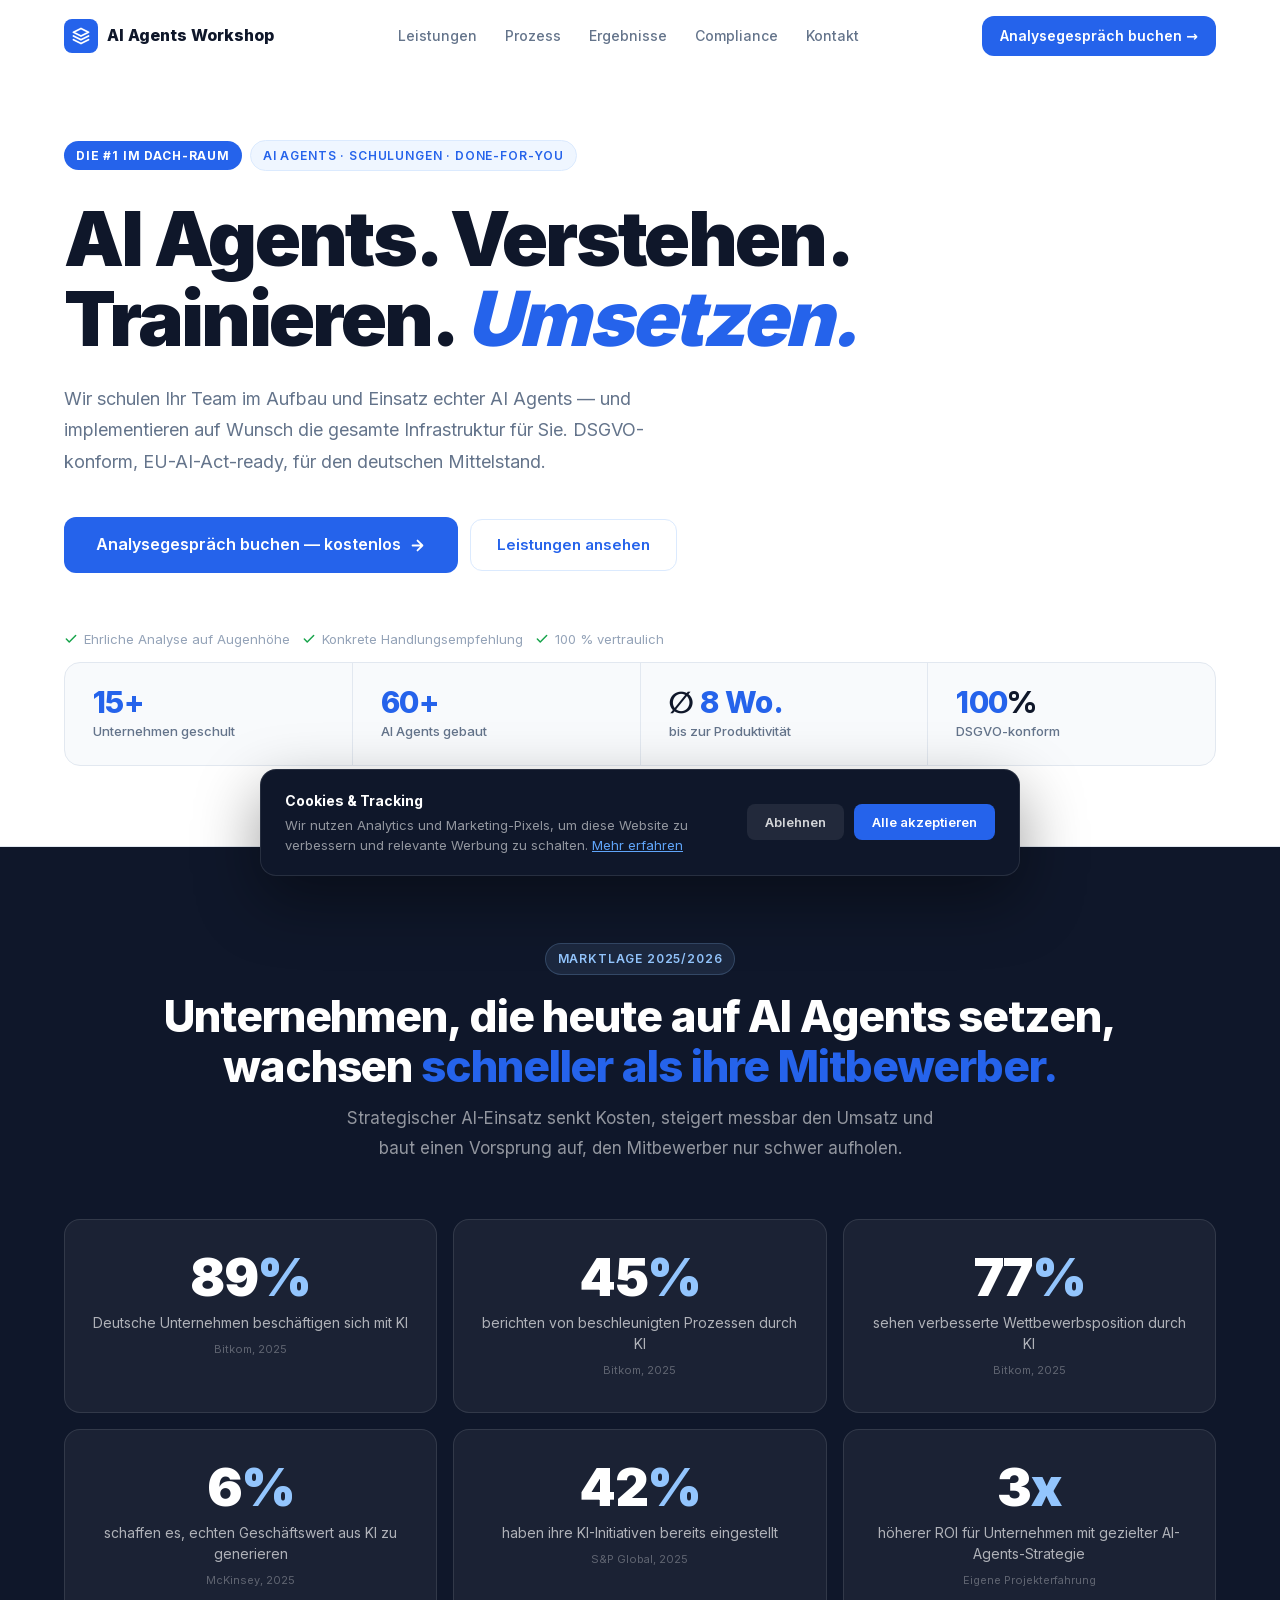
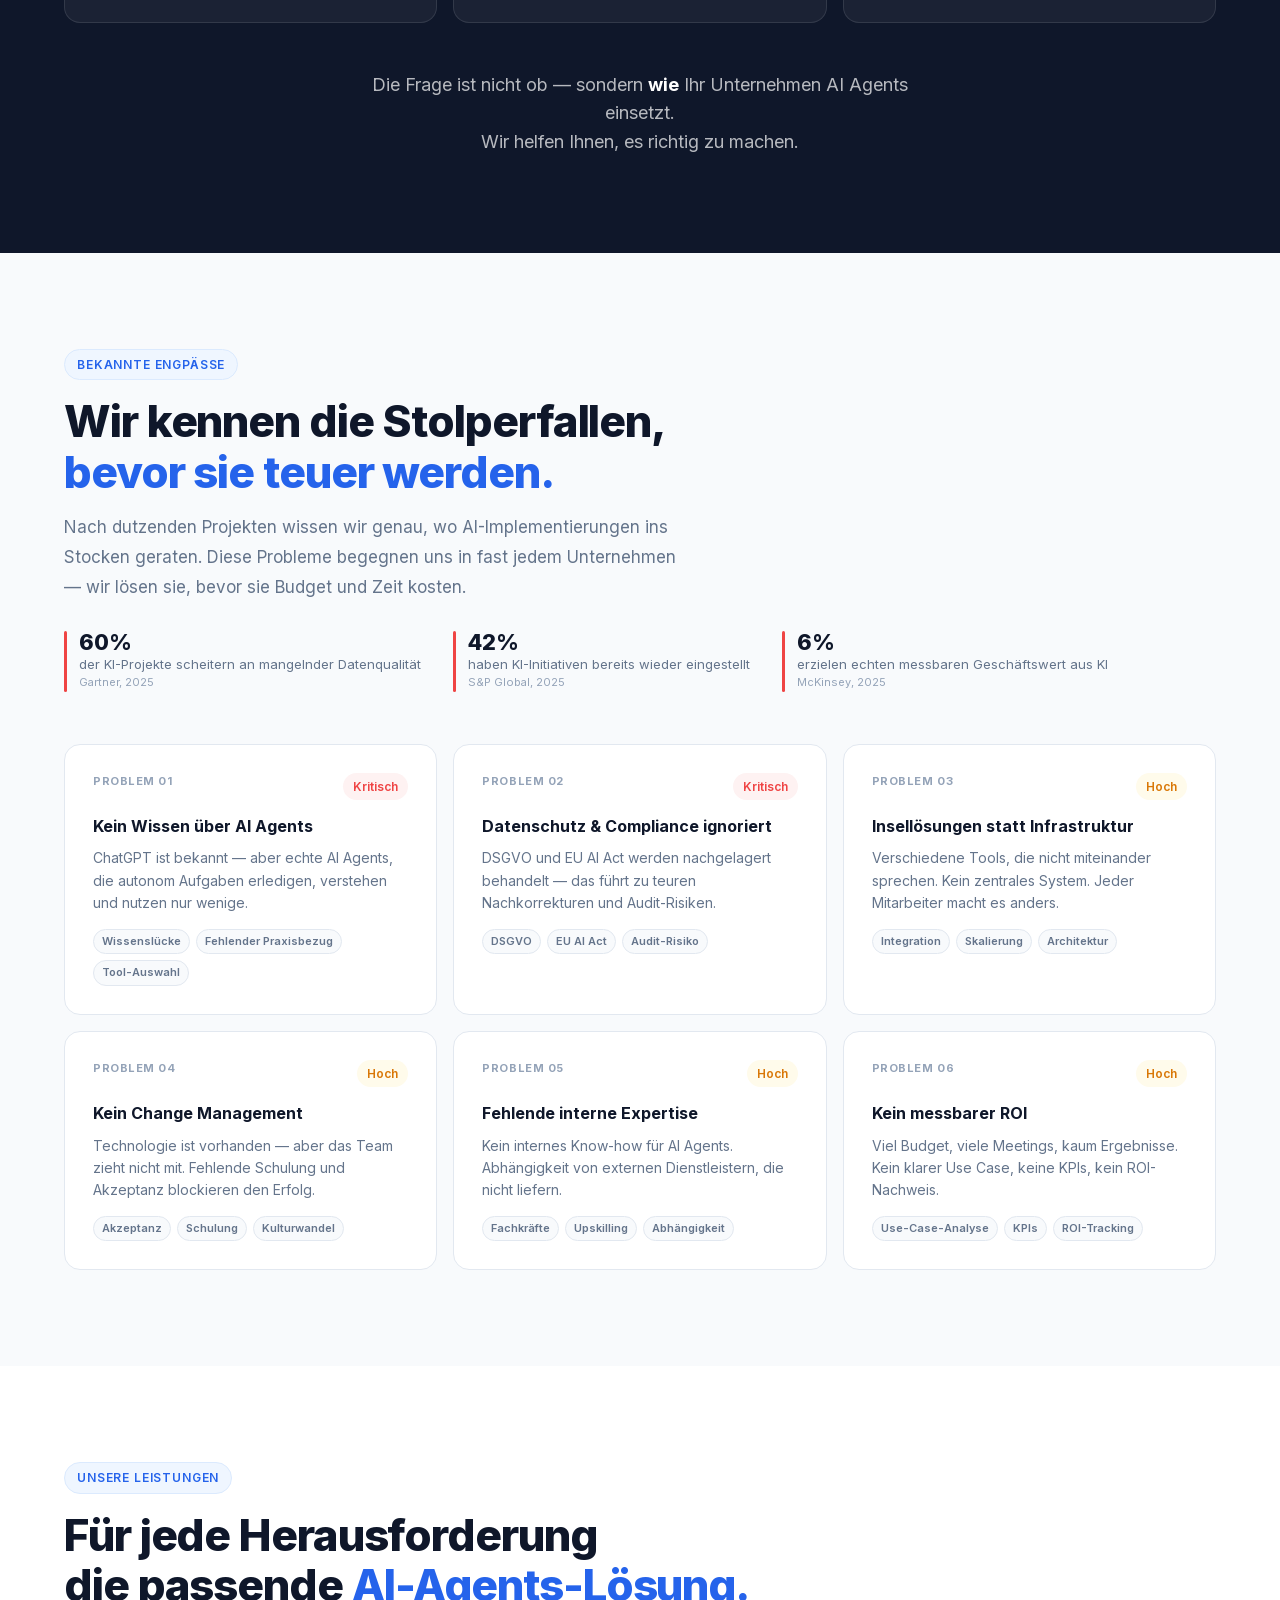
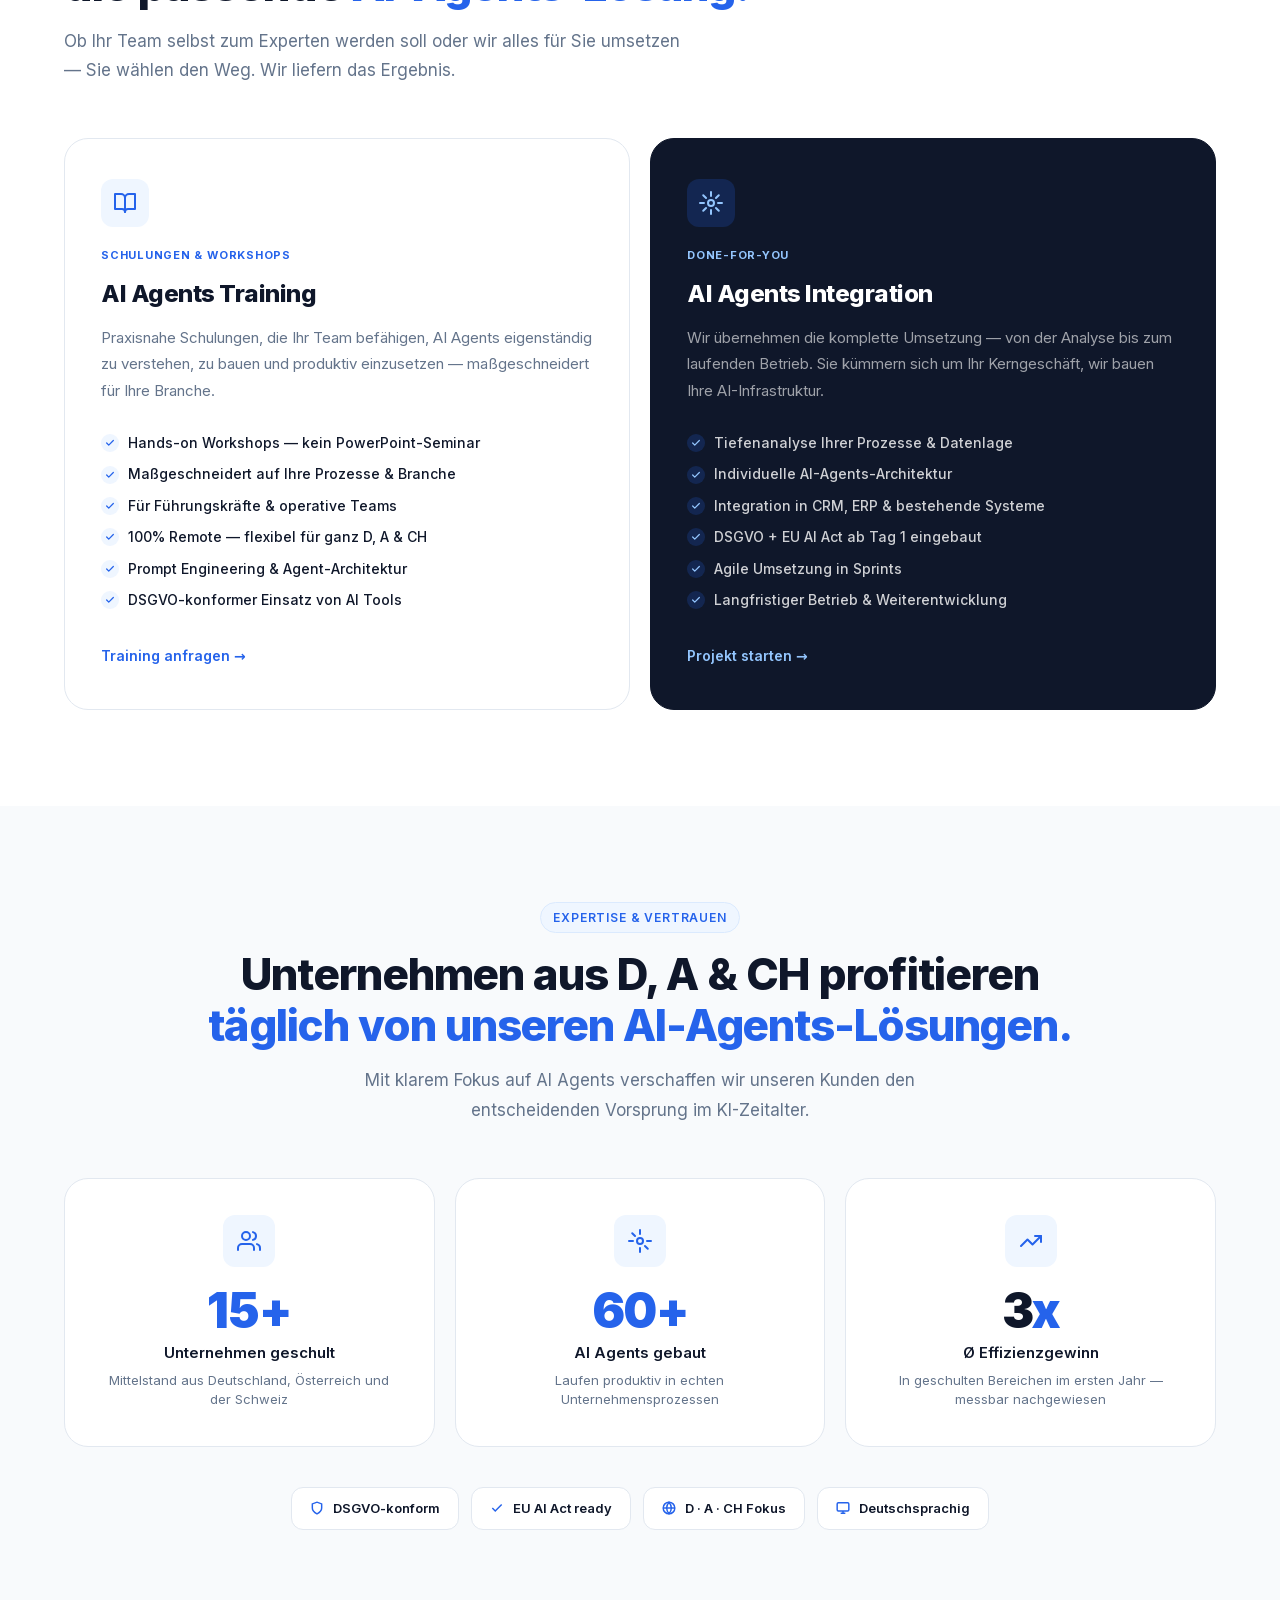
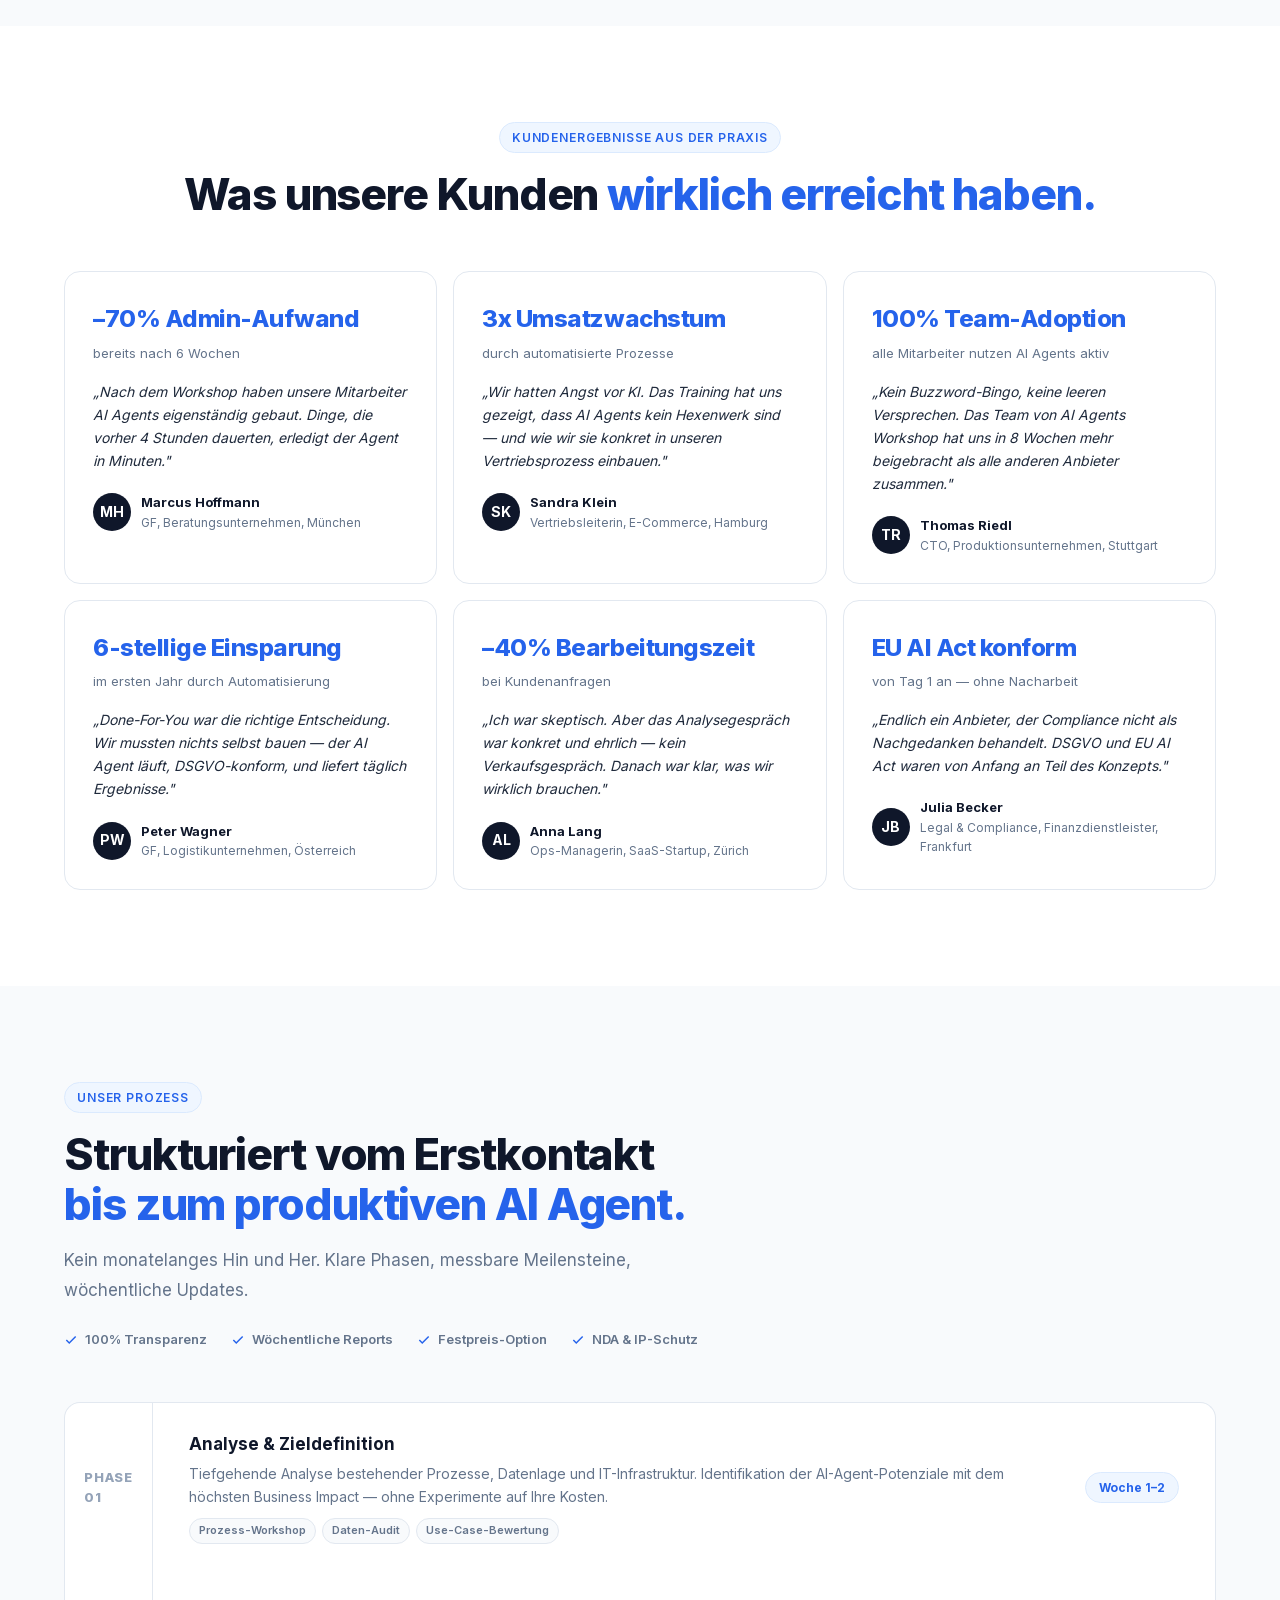
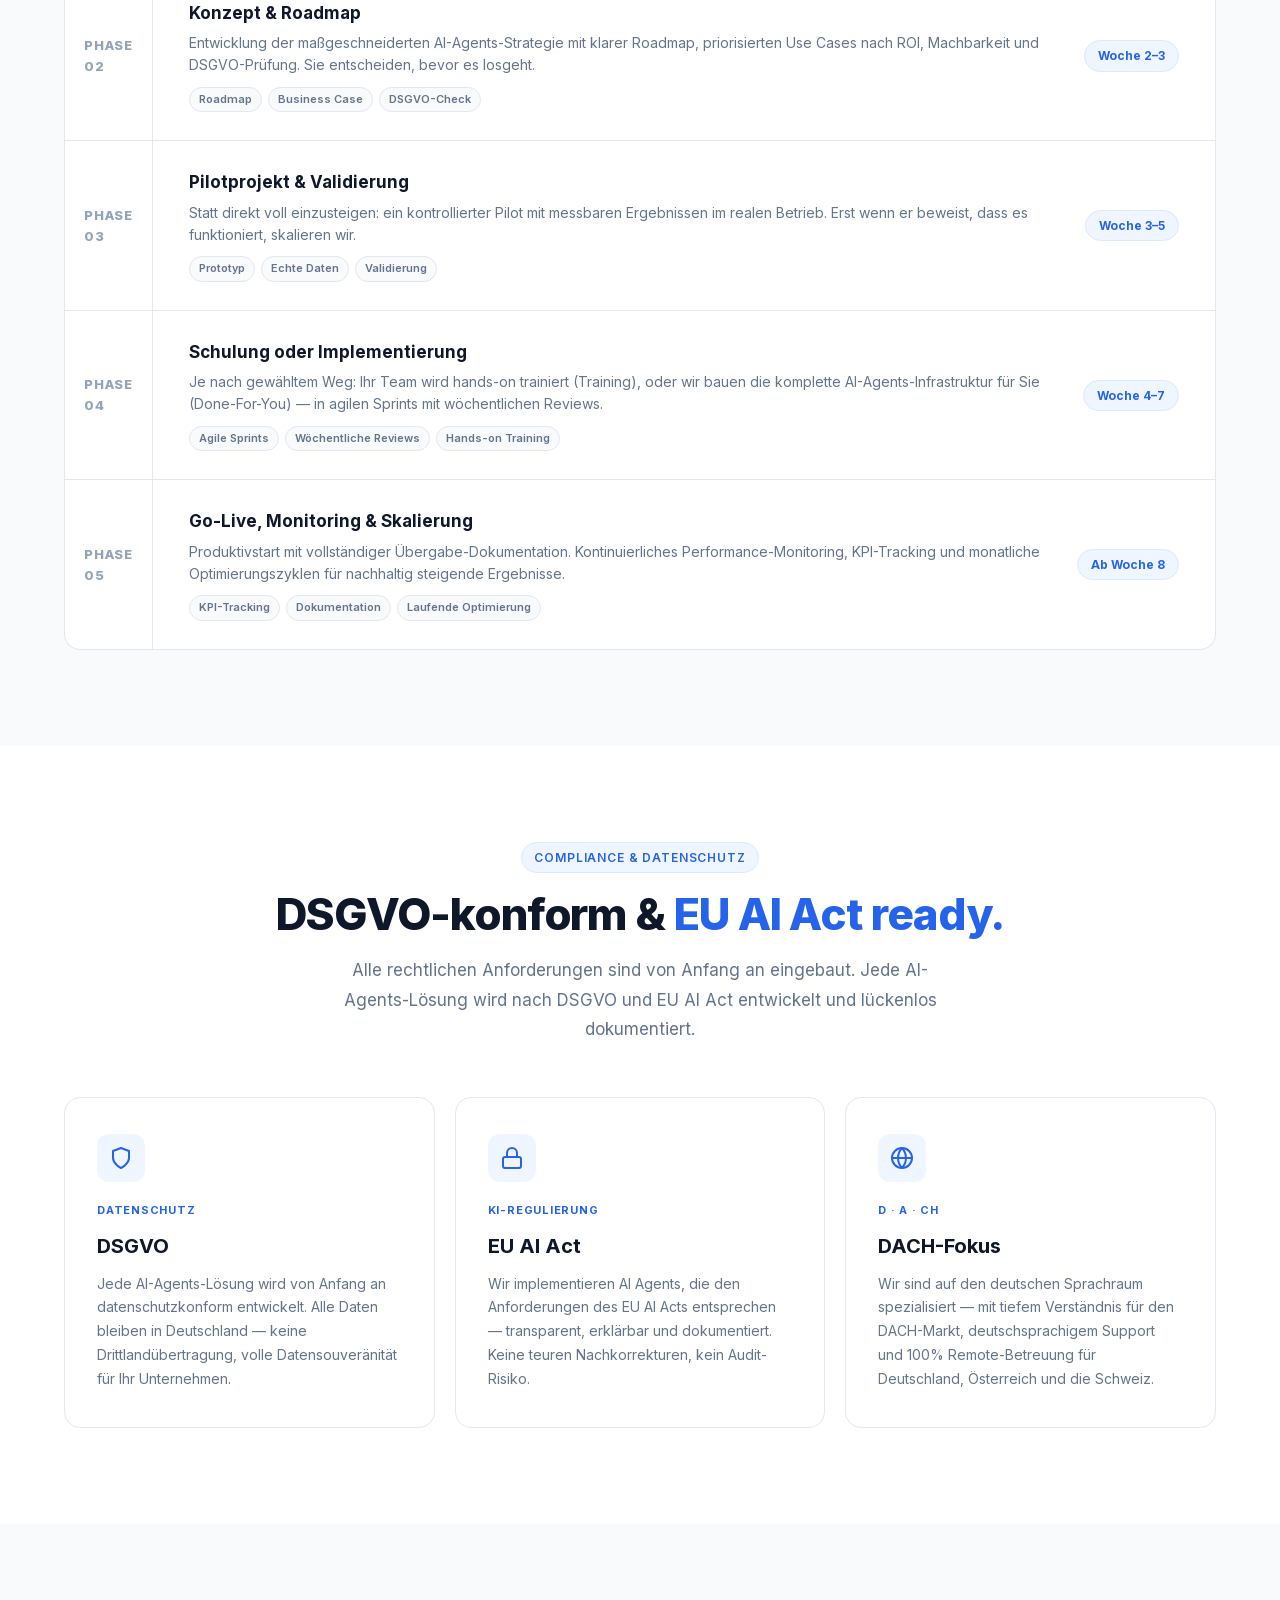
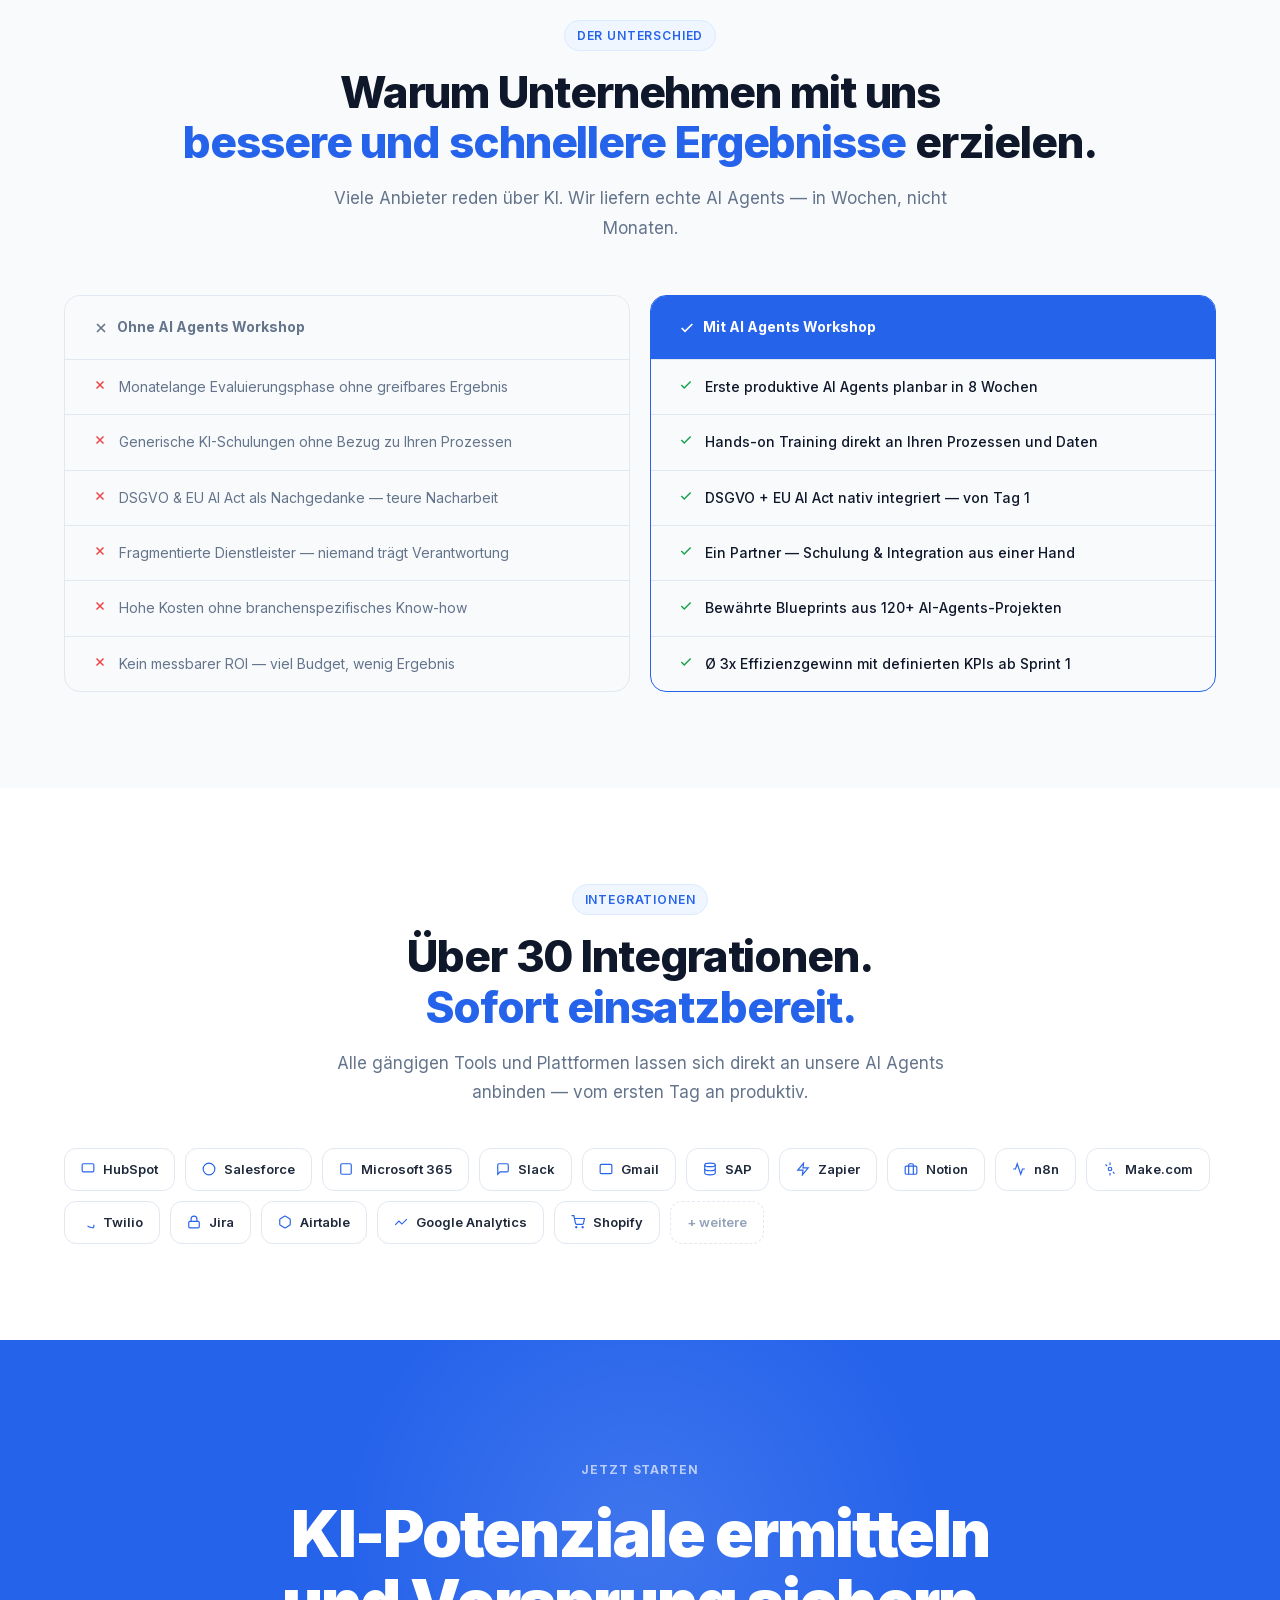
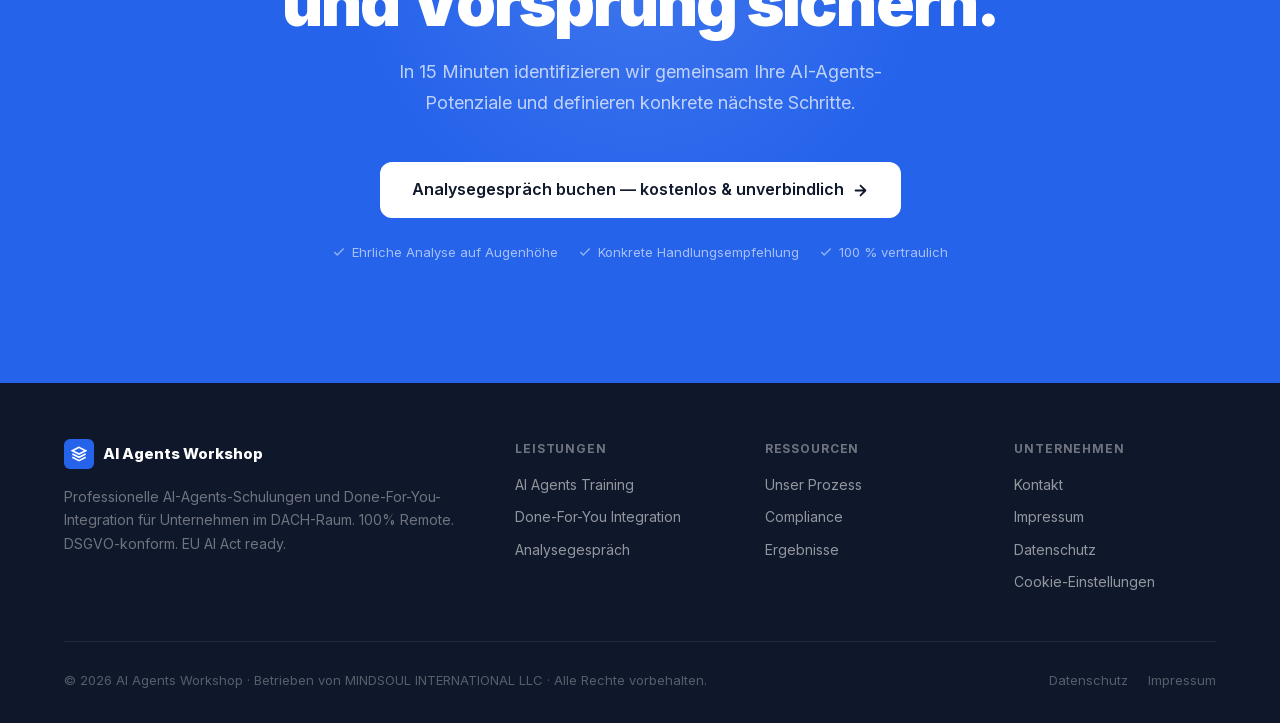
<file: index.html>
<!DOCTYPE html>
<html lang="de">
<head>
  <meta charset="UTF-8" />
  <meta name="viewport" content="width=device-width, initial-scale=1.0" />
  <meta name="description" content="AI Agents Workshop — Die #1 Anlaufstelle für AI-Agents-Schulungen und Done-For-You-Integration im DACH-Raum. DSGVO-konform. Kein Hype. Echte Ergebnisse." />
  <title>AI Agents Workshop — Schulungen & Done-For-You | DACH-Raum</title>
  <link rel="stylesheet" href="style.css" />
</head>
<body>

  <!-- ========== NAVBAR ========== -->
  <nav class="nav" id="nav">
    <div class="container">
      <div class="nav__inner">
        <a href="#" class="nav__logo">
          <div class="nav__logo-mark">
            <svg width="18" height="18" viewBox="0 0 24 24" fill="none" stroke="white" stroke-width="2.5" stroke-linecap="round" stroke-linejoin="round">
              <path d="M12 2L2 7l10 5 10-5-10-5z"/><path d="M2 17l10 5 10-5"/><path d="M2 12l10 5 10-5"/>
            </svg>
          </div>
          AI Agents Workshop
        </a>
        <ul class="nav__links">
          <li><a href="#loesungen">Leistungen</a></li>
          <li><a href="#prozess">Prozess</a></li>
          <li><a href="#vertrauen">Ergebnisse</a></li>
          <li><a href="#compliance">Compliance</a></li>
          <li><a href="#kontakt">Kontakt</a></li>
        </ul>
        <a href="#kontakt" class="nav__cta">
          Analysegespräch buchen →
        </a>
        <button class="nav__burger" id="burger" aria-label="Menü" aria-expanded="false">
          <span></span><span></span><span></span>
        </button>
      </div>
    </div>
  </nav>


  <!-- ========== HERO ========== -->
  <section class="hero">
    <div class="container">

      <div class="hero__kicker-row reveal">
        <span class="hero__nr1">Die #1 im DACH-Raum</span>
        <span class="section-kicker">AI Agents · Schulungen · Done-For-You</span>
      </div>

      <h1 class="hero__title reveal d1">
        AI Agents. Verstehen.<br/>
        Trainieren. <em>Umsetzen.</em>
      </h1>

      <p class="hero__sub reveal d2">
        Wir schulen Ihr Team im Aufbau und Einsatz echter AI Agents — und implementieren auf Wunsch die gesamte Infrastruktur für Sie. DSGVO-konform, EU-AI-Act-ready, für den deutschen Mittelstand.
      </p>

      <div class="hero__actions reveal d3">
        <a href="#kontakt" class="btn btn--blue btn--lg">
          Analysegespräch buchen — kostenlos
          <svg width="17" height="17" viewBox="0 0 24 24" fill="none" stroke="currentColor" stroke-width="2.5" stroke-linecap="round" stroke-linejoin="round"><path d="M5 12h14M12 5l7 7-7 7"/></svg>
        </a>
        <a href="#loesungen" class="btn btn--ghost">
          Leistungen ansehen
        </a>
      </div>

      <div class="hero__actions reveal d3" style="margin-bottom:12px">
        <span class="hero__hint">
          <svg width="14" height="14" viewBox="0 0 24 24" fill="none" stroke="currentColor" stroke-width="2.5" stroke-linecap="round" stroke-linejoin="round"><polyline points="20 6 9 17 4 12"/></svg>
          Ehrliche Analyse auf Augenhöhe
        </span>
        <span class="hero__hint">
          <svg width="14" height="14" viewBox="0 0 24 24" fill="none" stroke="currentColor" stroke-width="2.5" stroke-linecap="round" stroke-linejoin="round"><polyline points="20 6 9 17 4 12"/></svg>
          Konkrete Handlungsempfehlung
        </span>
        <span class="hero__hint">
          <svg width="14" height="14" viewBox="0 0 24 24" fill="none" stroke="currentColor" stroke-width="2.5" stroke-linecap="round" stroke-linejoin="round"><polyline points="20 6 9 17 4 12"/></svg>
          100 % vertraulich
        </span>
      </div>

      <div class="hero__stats reveal d4">
        <div class="hero__stat">
          <div class="hero__stat-num"><span class="count-up" data-target="15" data-suffix="+">0+</span></div>
          <div class="hero__stat-label">Unternehmen geschult</div>
        </div>
        <div class="hero__stat">
          <div class="hero__stat-num"><span class="count-up" data-target="60" data-suffix="+">0+</span></div>
          <div class="hero__stat-label">AI Agents gebaut</div>
        </div>
        <div class="hero__stat">
          <div class="hero__stat-num">∅ <span class="count-up" data-target="8" data-suffix=" Wo.">0 Wo.</span></div>
          <div class="hero__stat-label">bis zur Produktivität</div>
        </div>
        <div class="hero__stat">
          <div class="hero__stat-num"><span style="color:var(--blue)">100</span>%</div>
          <div class="hero__stat-label">DSGVO-konform</div>
        </div>
      </div>

    </div>
  </section>


  <!-- ========== MARKT ========== -->
  <section class="section-market">
    <div class="container">
      <div class="market__header reveal">
        <span class="section-kicker">Marktlage 2025/2026</span>
        <h2 class="section-title" style="color:#fff;margin:0 auto 12px">
          Unternehmen, die heute auf AI Agents setzen,<br/>
          wachsen <em>schneller als ihre Mitbewerber.</em>
        </h2>
        <p class="section-sub section-sub--center">Strategischer AI-Einsatz senkt Kosten, steigert messbar den Umsatz und baut einen Vorsprung auf, den Mitbewerber nur schwer aufholen.</p>
      </div>

      <div class="market__grid">
        <div class="market__card reveal d1">
          <div class="market__card-num">89<span>%</span></div>
          <div class="market__card-label">Deutsche Unternehmen beschäftigen sich mit KI</div>
          <div class="market__card-source">Bitkom, 2025</div>
        </div>
        <div class="market__card reveal d2">
          <div class="market__card-num">45<span>%</span></div>
          <div class="market__card-label">berichten von beschleunigten Prozessen durch KI</div>
          <div class="market__card-source">Bitkom, 2025</div>
        </div>
        <div class="market__card reveal d3">
          <div class="market__card-num">77<span>%</span></div>
          <div class="market__card-label">sehen verbesserte Wettbewerbsposition durch KI</div>
          <div class="market__card-source">Bitkom, 2025</div>
        </div>
        <div class="market__card reveal d4">
          <div class="market__card-num">6<span>%</span></div>
          <div class="market__card-label">schaffen es, echten Geschäftswert aus KI zu generieren</div>
          <div class="market__card-source">McKinsey, 2025</div>
        </div>
        <div class="market__card reveal d5">
          <div class="market__card-num">42<span>%</span></div>
          <div class="market__card-label">haben ihre KI-Initiativen bereits eingestellt</div>
          <div class="market__card-source">S&P Global, 2025</div>
        </div>
        <div class="market__card reveal d1">
          <div class="market__card-num">3<span>x</span></div>
          <div class="market__card-label">höherer ROI für Unternehmen mit gezielter AI-Agents-Strategie</div>
          <div class="market__card-source">Eigene Projekterfahrung</div>
        </div>
      </div>

      <p class="market__cta-text reveal" style="margin-top:48px">
        Die Frage ist nicht ob — sondern <strong>wie</strong> Ihr Unternehmen AI Agents einsetzt.<br/>
        Wir helfen Ihnen, es richtig zu machen.
      </p>
    </div>
  </section>


  <!-- ========== PROBLEME ========== -->
  <section class="section section--gray">
    <div class="container">
      <div class="problems__intro reveal">
        <span class="section-kicker">Bekannte Engpässe</span>
        <h2 class="section-title">Wir kennen die Stolperfallen,<br/><em>bevor sie teuer werden.</em></h2>
        <p class="section-sub">Nach dutzenden Projekten wissen wir genau, wo AI-Implementierungen ins Stocken geraten. Diese Probleme begegnen uns in fast jedem Unternehmen — wir lösen sie, bevor sie Budget und Zeit kosten.</p>

        <div class="problems__stats">
          <div class="problems__stat reveal d1">
            <div class="problems__stat-bar"></div>
            <div>
              <div class="problems__stat-num">60%</div>
              <div class="problems__stat-text">der KI-Projekte scheitern an mangelnder Datenqualität</div>
              <div class="problems__stat-source">Gartner, 2025</div>
            </div>
          </div>
          <div class="problems__stat reveal d2">
            <div class="problems__stat-bar"></div>
            <div>
              <div class="problems__stat-num">42%</div>
              <div class="problems__stat-text">haben KI-Initiativen bereits wieder eingestellt</div>
              <div class="problems__stat-source">S&P Global, 2025</div>
            </div>
          </div>
          <div class="problems__stat reveal d3">
            <div class="problems__stat-bar"></div>
            <div>
              <div class="problems__stat-num">6%</div>
              <div class="problems__stat-text">erzielen echten messbaren Geschäftswert aus KI</div>
              <div class="problems__stat-source">McKinsey, 2025</div>
            </div>
          </div>
        </div>
      </div>

      <div class="problems__grid">
        <div class="prob-card reveal d1">
          <div class="prob-card__head">
            <span class="prob-card__num">Problem 01</span>
            <span class="badge badge--red">Kritisch</span>
          </div>
          <h3 class="prob-card__title">Kein Wissen über AI Agents</h3>
          <p class="prob-card__desc">ChatGPT ist bekannt — aber echte AI Agents, die autonom Aufgaben erledigen, verstehen und nutzen nur wenige.</p>
          <div class="prob-card__tags">
            <span class="prob-tag">Wissenslücke</span>
            <span class="prob-tag">Fehlender Praxisbezug</span>
            <span class="prob-tag">Tool-Auswahl</span>
          </div>
        </div>

        <div class="prob-card reveal d2">
          <div class="prob-card__head">
            <span class="prob-card__num">Problem 02</span>
            <span class="badge badge--red">Kritisch</span>
          </div>
          <h3 class="prob-card__title">Datenschutz & Compliance ignoriert</h3>
          <p class="prob-card__desc">DSGVO und EU AI Act werden nachgelagert behandelt — das führt zu teuren Nachkorrekturen und Audit-Risiken.</p>
          <div class="prob-card__tags">
            <span class="prob-tag">DSGVO</span>
            <span class="prob-tag">EU AI Act</span>
            <span class="prob-tag">Audit-Risiko</span>
          </div>
        </div>

        <div class="prob-card reveal d3">
          <div class="prob-card__head">
            <span class="prob-card__num">Problem 03</span>
            <span class="badge badge--amber">Hoch</span>
          </div>
          <h3 class="prob-card__title">Insellösungen statt Infrastruktur</h3>
          <p class="prob-card__desc">Verschiedene Tools, die nicht miteinander sprechen. Kein zentrales System. Jeder Mitarbeiter macht es anders.</p>
          <div class="prob-card__tags">
            <span class="prob-tag">Integration</span>
            <span class="prob-tag">Skalierung</span>
            <span class="prob-tag">Architektur</span>
          </div>
        </div>

        <div class="prob-card reveal d4">
          <div class="prob-card__head">
            <span class="prob-card__num">Problem 04</span>
            <span class="badge badge--amber">Hoch</span>
          </div>
          <h3 class="prob-card__title">Kein Change Management</h3>
          <p class="prob-card__desc">Technologie ist vorhanden — aber das Team zieht nicht mit. Fehlende Schulung und Akzeptanz blockieren den Erfolg.</p>
          <div class="prob-card__tags">
            <span class="prob-tag">Akzeptanz</span>
            <span class="prob-tag">Schulung</span>
            <span class="prob-tag">Kulturwandel</span>
          </div>
        </div>

        <div class="prob-card reveal d5">
          <div class="prob-card__head">
            <span class="prob-card__num">Problem 05</span>
            <span class="badge badge--amber">Hoch</span>
          </div>
          <h3 class="prob-card__title">Fehlende interne Expertise</h3>
          <p class="prob-card__desc">Kein internes Know-how für AI Agents. Abhängigkeit von externen Dienstleistern, die nicht liefern.</p>
          <div class="prob-card__tags">
            <span class="prob-tag">Fachkräfte</span>
            <span class="prob-tag">Upskilling</span>
            <span class="prob-tag">Abhängigkeit</span>
          </div>
        </div>

        <div class="prob-card reveal d1">
          <div class="prob-card__head">
            <span class="prob-card__num">Problem 06</span>
            <span class="badge badge--amber">Hoch</span>
          </div>
          <h3 class="prob-card__title">Kein messbarer ROI</h3>
          <p class="prob-card__desc">Viel Budget, viele Meetings, kaum Ergebnisse. Kein klarer Use Case, keine KPIs, kein ROI-Nachweis.</p>
          <div class="prob-card__tags">
            <span class="prob-tag">Use-Case-Analyse</span>
            <span class="prob-tag">KPIs</span>
            <span class="prob-tag">ROI-Tracking</span>
          </div>
        </div>
      </div>
    </div>
  </section>


  <!-- ========== LÖSUNGEN ========== -->
  <section class="section" id="loesungen">
    <div class="container">
      <div class="reveal">
        <span class="section-kicker">Unsere Leistungen</span>
        <h2 class="section-title">Für jede Herausforderung<br/>die passende <em>AI-Agents-Lösung.</em></h2>
        <p class="section-sub">Ob Ihr Team selbst zum Experten werden soll oder wir alles für Sie umsetzen — Sie wählen den Weg. Wir liefern das Ergebnis.</p>
      </div>

      <div class="solutions__grid">
        <div class="sol-card reveal d1">
          <div class="sol-card__icon">
            <svg width="24" height="24" viewBox="0 0 24 24" fill="none" stroke="currentColor" stroke-width="2" stroke-linecap="round" stroke-linejoin="round">
              <path d="M2 3h6a4 4 0 0 1 4 4v14a3 3 0 0 0-3-3H2z"/><path d="M22 3h-6a4 4 0 0 0-4 4v14a3 3 0 0 1 3-3h7z"/>
            </svg>
          </div>
          <div class="sol-card__tag">Schulungen & Workshops</div>
          <h3 class="sol-card__title">AI Agents Training</h3>
          <p class="sol-card__desc">Praxisnahe Schulungen, die Ihr Team befähigen, AI Agents eigenständig zu verstehen, zu bauen und produktiv einzusetzen — maßgeschneidert für Ihre Branche.</p>
          <ul class="sol-card__list">
            <li>Hands-on Workshops — kein PowerPoint-Seminar</li>
            <li>Maßgeschneidert auf Ihre Prozesse & Branche</li>
            <li>Für Führungskräfte & operative Teams</li>
            <li>100% Remote — flexibel für ganz D, A & CH</li>
            <li>Prompt Engineering & Agent-Architektur</li>
            <li>DSGVO-konformer Einsatz von AI Tools</li>
          </ul>
          <a href="#kontakt" class="sol-card__cta">
            Training anfragen →
          </a>
        </div>

        <div class="sol-card sol-card--featured reveal d2">
          <div class="sol-card__icon">
            <svg width="24" height="24" viewBox="0 0 24 24" fill="none" stroke="currentColor" stroke-width="2" stroke-linecap="round" stroke-linejoin="round">
              <circle cx="12" cy="12" r="3"/><path d="M12 1v4M12 19v4M4.22 4.22l2.83 2.83M16.95 16.95l2.83 2.83M1 12h4M19 12h4M4.22 19.78l2.83-2.83M16.95 7.05l2.83-2.83"/>
            </svg>
          </div>
          <div class="sol-card__tag">Done-For-You</div>
          <h3 class="sol-card__title">AI Agents Integration</h3>
          <p class="sol-card__desc">Wir übernehmen die komplette Umsetzung — von der Analyse bis zum laufenden Betrieb. Sie kümmern sich um Ihr Kerngeschäft, wir bauen Ihre AI-Infrastruktur.</p>
          <ul class="sol-card__list">
            <li>Tiefenanalyse Ihrer Prozesse & Datenlage</li>
            <li>Individuelle AI-Agents-Architektur</li>
            <li>Integration in CRM, ERP & bestehende Systeme</li>
            <li>DSGVO + EU AI Act ab Tag 1 eingebaut</li>
            <li>Agile Umsetzung in Sprints</li>
            <li>Langfristiger Betrieb & Weiterentwicklung</li>
          </ul>
          <a href="#kontakt" class="sol-card__cta">
            Projekt starten →
          </a>
        </div>
      </div>
    </div>
  </section>


  <!-- ========== VERTRAUEN / METRIKEN ========== -->
  <section class="section section--gray" id="vertrauen">
    <div class="container">
      <div class="reveal" style="text-align:center">
        <span class="section-kicker">Expertise & Vertrauen</span>
        <h2 class="section-title" style="text-align:center">Unternehmen aus D, A &amp; CH profitieren<br/><em>täglich von unseren AI-Agents-Lösungen.</em></h2>
        <p class="section-sub section-sub--center">Mit klarem Fokus auf AI Agents verschaffen wir unseren Kunden den entscheidenden Vorsprung im KI-Zeitalter.</p>
      </div>

      <div class="trust__grid">
        <div class="trust-card reveal d1">
          <div class="trust-card__icon">
            <svg width="24" height="24" viewBox="0 0 24 24" fill="none" stroke="currentColor" stroke-width="2" stroke-linecap="round" stroke-linejoin="round"><path d="M17 21v-2a4 4 0 0 0-4-4H5a4 4 0 0 0-4 4v2"/><circle cx="9" cy="7" r="4"/><path d="M23 21v-2a4 4 0 0 0-3-3.87"/><path d="M16 3.13a4 4 0 0 1 0 7.75"/></svg>
          </div>
          <div class="trust-card__num"><span class="count-up" data-target="15" data-suffix="+">0+</span></div>
          <div class="trust-card__label">Unternehmen geschult</div>
          <div class="trust-card__sub">Mittelstand aus Deutschland, Österreich und der Schweiz</div>
        </div>
        <div class="trust-card reveal d2">
          <div class="trust-card__icon">
            <svg width="24" height="24" viewBox="0 0 24 24" fill="none" stroke="currentColor" stroke-width="2" stroke-linecap="round" stroke-linejoin="round"><circle cx="12" cy="12" r="3"/><path d="M12 1v4M12 19v4M4.22 4.22l2.83 2.83M16.95 16.95l2.83 2.83M1 12h4M19 12h4"/></svg>
          </div>
          <div class="trust-card__num"><span class="count-up" data-target="60" data-suffix="+">0+</span></div>
          <div class="trust-card__label">AI Agents gebaut</div>
          <div class="trust-card__sub">Laufen produktiv in echten Unternehmensprozessen</div>
        </div>
        <div class="trust-card reveal d3">
          <div class="trust-card__icon">
            <svg width="24" height="24" viewBox="0 0 24 24" fill="none" stroke="currentColor" stroke-width="2" stroke-linecap="round" stroke-linejoin="round"><polyline points="22 7 13.5 15.5 8.5 10.5 2 17"/><polyline points="16 7 22 7 22 13"/></svg>
          </div>
          <div class="trust-card__num">3<span>x</span></div>
          <div class="trust-card__label">Ø Effizienzgewinn</div>
          <div class="trust-card__sub">In geschulten Bereichen im ersten Jahr — messbar nachgewiesen</div>
        </div>
      </div>

      <div class="certs reveal" style="justify-content:center">
        <div class="cert-badge">
          <svg width="14" height="14" viewBox="0 0 24 24" fill="none" stroke="currentColor" stroke-width="2.5"><path d="M12 22s8-4 8-10V5l-8-3-8 3v7c0 6 8 10 8 10z"/></svg>
          DSGVO-konform
        </div>
        <div class="cert-badge">
          <svg width="14" height="14" viewBox="0 0 24 24" fill="none" stroke="currentColor" stroke-width="2.5"><polyline points="20 6 9 17 4 12"/></svg>
          EU AI Act ready
        </div>
        <div class="cert-badge">
          <svg width="14" height="14" viewBox="0 0 24 24" fill="none" stroke="currentColor" stroke-width="2.5"><circle cx="12" cy="12" r="10"/><line x1="2" y1="12" x2="22" y2="12"/><path d="M12 2a15.3 15.3 0 0 1 4 10 15.3 15.3 0 0 1-4 10 15.3 15.3 0 0 1-4-10 15.3 15.3 0 0 1 4-10z"/></svg>
          D · A · CH Fokus
        </div>
        <div class="cert-badge">
          <svg width="14" height="14" viewBox="0 0 24 24" fill="none" stroke="currentColor" stroke-width="2.5"><rect x="2" y="3" width="20" height="14" rx="2"/><path d="M8 21h8M12 17v4"/></svg>
          Deutschsprachig
        </div>
      </div>
    </div>
  </section>


  <!-- ========== TESTIMONIALS ========== -->
  <section class="section">
    <div class="container">
      <div class="reveal" style="text-align:center">
        <span class="section-kicker">Kundenergebnisse aus der Praxis</span>
        <h2 class="section-title" style="text-align:center">Was unsere Kunden <em>wirklich erreicht haben.</em></h2>
      </div>

      <div class="testi__carousel">
        <div class="testi__grid">
          <div class="testi-card reveal d1">
            <div class="testi-card__metric">–70% Admin-Aufwand</div>
            <div class="testi-card__sub-metric">bereits nach 6 Wochen</div>
            <p class="testi-card__quote">„Nach dem Workshop haben unsere Mitarbeiter AI Agents eigenständig gebaut. Dinge, die vorher 4 Stunden dauerten, erledigt der Agent in Minuten."</p>
            <div class="testi-card__author">
              <div class="testi-card__avatar">MH</div>
              <div>
                <div class="testi-card__name">Marcus Hoffmann</div>
                <div class="testi-card__role">GF, Beratungsunternehmen, München</div>
              </div>
            </div>
          </div>

          <div class="testi-card reveal d2">
            <div class="testi-card__metric">3x Umsatzwachstum</div>
            <div class="testi-card__sub-metric">durch automatisierte Prozesse</div>
            <p class="testi-card__quote">„Wir hatten Angst vor KI. Das Training hat uns gezeigt, dass AI Agents kein Hexenwerk sind — und wie wir sie konkret in unseren Vertriebsprozess einbauen."</p>
            <div class="testi-card__author">
              <div class="testi-card__avatar">SK</div>
              <div>
                <div class="testi-card__name">Sandra Klein</div>
                <div class="testi-card__role">Vertriebsleiterin, E-Commerce, Hamburg</div>
              </div>
            </div>
          </div>

          <div class="testi-card reveal d3">
            <div class="testi-card__metric">100% Team-Adoption</div>
            <div class="testi-card__sub-metric">alle Mitarbeiter nutzen AI Agents aktiv</div>
            <p class="testi-card__quote">„Kein Buzzword-Bingo, keine leeren Versprechen. Das Team von AI Agents Workshop hat uns in 8 Wochen mehr beigebracht als alle anderen Anbieter zusammen."</p>
            <div class="testi-card__author">
              <div class="testi-card__avatar">TR</div>
              <div>
                <div class="testi-card__name">Thomas Riedl</div>
                <div class="testi-card__role">CTO, Produktionsunternehmen, Stuttgart</div>
              </div>
            </div>
          </div>

          <div class="testi-card reveal d4">
            <div class="testi-card__metric">6-stellige Einsparung</div>
            <div class="testi-card__sub-metric">im ersten Jahr durch Automatisierung</div>
            <p class="testi-card__quote">„Done-For-You war die richtige Entscheidung. Wir mussten nichts selbst bauen — der AI Agent läuft, DSGVO-konform, und liefert täglich Ergebnisse."</p>
            <div class="testi-card__author">
              <div class="testi-card__avatar">PW</div>
              <div>
                <div class="testi-card__name">Peter Wagner</div>
                <div class="testi-card__role">GF, Logistikunternehmen, Österreich</div>
              </div>
            </div>
          </div>

          <div class="testi-card reveal d5">
            <div class="testi-card__metric">–40% Bearbeitungszeit</div>
            <div class="testi-card__sub-metric">bei Kundenanfragen</div>
            <p class="testi-card__quote">„Ich war skeptisch. Aber das Analysegespräch war konkret und ehrlich — kein Verkaufsgespräch. Danach war klar, was wir wirklich brauchen."</p>
            <div class="testi-card__author">
              <div class="testi-card__avatar">AL</div>
              <div>
                <div class="testi-card__name">Anna Lang</div>
                <div class="testi-card__role">Ops-Managerin, SaaS-Startup, Zürich</div>
              </div>
            </div>
          </div>

          <div class="testi-card reveal d1">
            <div class="testi-card__metric">EU AI Act konform</div>
            <div class="testi-card__sub-metric">von Tag 1 an — ohne Nacharbeit</div>
            <p class="testi-card__quote">„Endlich ein Anbieter, der Compliance nicht als Nachgedanken behandelt. DSGVO und EU AI Act waren von Anfang an Teil des Konzepts."</p>
            <div class="testi-card__author">
              <div class="testi-card__avatar">JB</div>
              <div>
                <div class="testi-card__name">Julia Becker</div>
                <div class="testi-card__role">Legal & Compliance, Finanzdienstleister, Frankfurt</div>
              </div>
            </div>
          </div>
        </div>
        <div class="testi__dots">
          <span class="testi__dot"></span>
          <span class="testi__dot"></span>
          <span class="testi__dot"></span>
          <span class="testi__dot"></span>
          <span class="testi__dot"></span>
          <span class="testi__dot"></span>
        </div>
      </div>
    </div>
  </section>


  <!-- ========== PROZESS ========== -->
  <section class="section section--gray" id="prozess">
    <div class="container">
      <div class="reveal">
        <span class="section-kicker">Unser Prozess</span>
        <h2 class="section-title">Strukturiert vom Erstkontakt<br/><em>bis zum produktiven AI Agent.</em></h2>
        <p class="section-sub">Kein monatelanges Hin und Her. Klare Phasen, messbare Meilensteine, wöchentliche Updates.</p>
        <div class="prozess__meta reveal d1">
          <span class="prozess__meta-item">
            <svg width="14" height="14" viewBox="0 0 24 24" fill="none" stroke="currentColor" stroke-width="2.5"><polyline points="20 6 9 17 4 12"/></svg>
            100% Transparenz
          </span>
          <span class="prozess__meta-item">
            <svg width="14" height="14" viewBox="0 0 24 24" fill="none" stroke="currentColor" stroke-width="2.5"><polyline points="20 6 9 17 4 12"/></svg>
            Wöchentliche Reports
          </span>
          <span class="prozess__meta-item">
            <svg width="14" height="14" viewBox="0 0 24 24" fill="none" stroke="currentColor" stroke-width="2.5"><polyline points="20 6 9 17 4 12"/></svg>
            Festpreis-Option
          </span>
          <span class="prozess__meta-item">
            <svg width="14" height="14" viewBox="0 0 24 24" fill="none" stroke="currentColor" stroke-width="2.5"><polyline points="20 6 9 17 4 12"/></svg>
            NDA & IP-Schutz
          </span>
        </div>
      </div>

      <div class="prozess__steps reveal d2">
        <div class="prozess__step">
          <div class="prozess__num"><span class="prozess__num-inner">Phase 01</span></div>
          <div class="prozess__content">
            <div class="prozess__info">
              <h3 class="prozess__step-title">Analyse & Zieldefinition</h3>
              <p class="prozess__step-desc">Tiefgehende Analyse bestehender Prozesse, Datenlage und IT-Infrastruktur. Identifikation der AI-Agent-Potenziale mit dem höchsten Business Impact — ohne Experimente auf Ihre Kosten.</p>
              <div class="prozess__step-pills">
                <span class="prozess__pill">Prozess-Workshop</span>
                <span class="prozess__pill">Daten-Audit</span>
                <span class="prozess__pill">Use-Case-Bewertung</span>
              </div>
            </div>
            <span class="prozess__duration">Woche 1–2</span>
          </div>
        </div>

        <div class="prozess__step">
          <div class="prozess__num"><span class="prozess__num-inner">Phase 02</span></div>
          <div class="prozess__content">
            <div class="prozess__info">
              <h3 class="prozess__step-title">Konzept & Roadmap</h3>
              <p class="prozess__step-desc">Entwicklung der maßgeschneiderten AI-Agents-Strategie mit klarer Roadmap, priorisierten Use Cases nach ROI, Machbarkeit und DSGVO-Prüfung. Sie entscheiden, bevor es losgeht.</p>
              <div class="prozess__step-pills">
                <span class="prozess__pill">Roadmap</span>
                <span class="prozess__pill">Business Case</span>
                <span class="prozess__pill">DSGVO-Check</span>
              </div>
            </div>
            <span class="prozess__duration">Woche 2–3</span>
          </div>
        </div>

        <div class="prozess__step">
          <div class="prozess__num"><span class="prozess__num-inner">Phase 03</span></div>
          <div class="prozess__content">
            <div class="prozess__info">
              <h3 class="prozess__step-title">Pilotprojekt & Validierung</h3>
              <p class="prozess__step-desc">Statt direkt voll einzusteigen: ein kontrollierter Pilot mit messbaren Ergebnissen im realen Betrieb. Erst wenn er beweist, dass es funktioniert, skalieren wir.</p>
              <div class="prozess__step-pills">
                <span class="prozess__pill">Prototyp</span>
                <span class="prozess__pill">Echte Daten</span>
                <span class="prozess__pill">Validierung</span>
              </div>
            </div>
            <span class="prozess__duration">Woche 3–5</span>
          </div>
        </div>

        <div class="prozess__step">
          <div class="prozess__num"><span class="prozess__num-inner">Phase 04</span></div>
          <div class="prozess__content">
            <div class="prozess__info">
              <h3 class="prozess__step-title">Schulung oder Implementierung</h3>
              <p class="prozess__step-desc">Je nach gewähltem Weg: Ihr Team wird hands-on trainiert (Training), oder wir bauen die komplette AI-Agents-Infrastruktur für Sie (Done-For-You) — in agilen Sprints mit wöchentlichen Reviews.</p>
              <div class="prozess__step-pills">
                <span class="prozess__pill">Agile Sprints</span>
                <span class="prozess__pill">Wöchentliche Reviews</span>
                <span class="prozess__pill">Hands-on Training</span>
              </div>
            </div>
            <span class="prozess__duration">Woche 4–7</span>
          </div>
        </div>

        <div class="prozess__step">
          <div class="prozess__num"><span class="prozess__num-inner">Phase 05</span></div>
          <div class="prozess__content">
            <div class="prozess__info">
              <h3 class="prozess__step-title">Go-Live, Monitoring & Skalierung</h3>
              <p class="prozess__step-desc">Produktivstart mit vollständiger Übergabe-Dokumentation. Kontinuierliches Performance-Monitoring, KPI-Tracking und monatliche Optimierungszyklen für nachhaltig steigende Ergebnisse.</p>
              <div class="prozess__step-pills">
                <span class="prozess__pill">KPI-Tracking</span>
                <span class="prozess__pill">Dokumentation</span>
                <span class="prozess__pill">Laufende Optimierung</span>
              </div>
            </div>
            <span class="prozess__duration">Ab Woche 8</span>
          </div>
        </div>
      </div>
    </div>
  </section>


  <!-- ========== COMPLIANCE ========== -->
  <section class="section" id="compliance">
    <div class="container">
      <div class="reveal" style="text-align:center">
        <span class="section-kicker">Compliance & Datenschutz</span>
        <h2 class="section-title" style="text-align:center">DSGVO-konform & <em>EU AI Act ready.</em></h2>
        <p class="section-sub section-sub--center">Alle rechtlichen Anforderungen sind von Anfang an eingebaut. Jede AI-Agents-Lösung wird nach DSGVO und EU AI Act entwickelt und lückenlos dokumentiert.</p>
      </div>

      <div class="compliance__grid">
        <div class="comp-card reveal d1">
          <div class="comp-card__icon">
            <svg width="24" height="24" viewBox="0 0 24 24" fill="none" stroke="currentColor" stroke-width="2" stroke-linecap="round" stroke-linejoin="round"><path d="M12 22s8-4 8-10V5l-8-3-8 3v7c0 6 8 10 8 10z"/></svg>
          </div>
          <div class="comp-card__label">Datenschutz</div>
          <h3 class="comp-card__title">DSGVO</h3>
          <p class="comp-card__desc">Jede AI-Agents-Lösung wird von Anfang an datenschutzkonform entwickelt. Alle Daten bleiben in Deutschland — keine Drittlandübertragung, volle Datensouveränität für Ihr Unternehmen.</p>
        </div>

        <div class="comp-card reveal d2">
          <div class="comp-card__icon">
            <svg width="24" height="24" viewBox="0 0 24 24" fill="none" stroke="currentColor" stroke-width="2" stroke-linecap="round" stroke-linejoin="round"><rect x="3" y="11" width="18" height="11" rx="2"/><path d="M7 11V7a5 5 0 0 1 10 0v4"/></svg>
          </div>
          <div class="comp-card__label">KI-Regulierung</div>
          <h3 class="comp-card__title">EU AI Act</h3>
          <p class="comp-card__desc">Wir implementieren AI Agents, die den Anforderungen des EU AI Acts entsprechen — transparent, erklärbar und dokumentiert. Keine teuren Nachkorrekturen, kein Audit-Risiko.</p>
        </div>

        <div class="comp-card reveal d3">
          <div class="comp-card__icon">
            <svg width="24" height="24" viewBox="0 0 24 24" fill="none" stroke="currentColor" stroke-width="2" stroke-linecap="round" stroke-linejoin="round"><circle cx="12" cy="12" r="10"/><line x1="2" y1="12" x2="22" y2="12"/><path d="M12 2a15.3 15.3 0 0 1 4 10 15.3 15.3 0 0 1-4 10 15.3 15.3 0 0 1-4-10 15.3 15.3 0 0 1 4-10z"/></svg>
          </div>
          <div class="comp-card__label">D · A · CH</div>
          <h3 class="comp-card__title">DACH-Fokus</h3>
          <p class="comp-card__desc">Wir sind auf den deutschen Sprachraum spezialisiert — mit tiefem Verständnis für den DACH-Markt, deutschsprachigem Support und 100% Remote-Betreuung für Deutschland, Österreich und die Schweiz.</p>
        </div>
      </div>
    </div>
  </section>


  <!-- ========== VERGLEICH ========== -->
  <section class="section section--gray">
    <div class="container">
      <div class="reveal" style="text-align:center">
        <span class="section-kicker">Der Unterschied</span>
        <h2 class="section-title" style="text-align:center">Warum Unternehmen mit uns<br/><em>bessere und schnellere Ergebnisse</em> erzielen.</h2>
        <p class="section-sub section-sub--center">Viele Anbieter reden über KI. Wir liefern echte AI Agents — in Wochen, nicht Monaten.</p>
      </div>

      <div class="vs__grid reveal d2">
        <div class="vs-col vs-col--bad">
          <div class="vs-col__head">
            <svg width="16" height="16" viewBox="0 0 24 24" fill="none" stroke="currentColor" stroke-width="2.5"><path d="M18 6L6 18M6 6l12 12"/></svg>
            Ohne AI Agents Workshop
          </div>
          <div class="vs-row">
            <div class="vs-row-icon"><svg width="14" height="14" viewBox="0 0 24 24" fill="none" stroke="currentColor" stroke-width="2.5"><path d="M18 6L6 18M6 6l12 12"/></svg></div>
            Monatelange Evaluierungsphase ohne greifbares Ergebnis
          </div>
          <div class="vs-row">
            <div class="vs-row-icon"><svg width="14" height="14" viewBox="0 0 24 24" fill="none" stroke="currentColor" stroke-width="2.5"><path d="M18 6L6 18M6 6l12 12"/></svg></div>
            Generische KI-Schulungen ohne Bezug zu Ihren Prozessen
          </div>
          <div class="vs-row">
            <div class="vs-row-icon"><svg width="14" height="14" viewBox="0 0 24 24" fill="none" stroke="currentColor" stroke-width="2.5"><path d="M18 6L6 18M6 6l12 12"/></svg></div>
            DSGVO & EU AI Act als Nachgedanke — teure Nacharbeit
          </div>
          <div class="vs-row">
            <div class="vs-row-icon"><svg width="14" height="14" viewBox="0 0 24 24" fill="none" stroke="currentColor" stroke-width="2.5"><path d="M18 6L6 18M6 6l12 12"/></svg></div>
            Fragmentierte Dienstleister — niemand trägt Verantwortung
          </div>
          <div class="vs-row">
            <div class="vs-row-icon"><svg width="14" height="14" viewBox="0 0 24 24" fill="none" stroke="currentColor" stroke-width="2.5"><path d="M18 6L6 18M6 6l12 12"/></svg></div>
            Hohe Kosten ohne branchenspezifisches Know-how
          </div>
          <div class="vs-row">
            <div class="vs-row-icon"><svg width="14" height="14" viewBox="0 0 24 24" fill="none" stroke="currentColor" stroke-width="2.5"><path d="M18 6L6 18M6 6l12 12"/></svg></div>
            Kein messbarer ROI — viel Budget, wenig Ergebnis
          </div>
        </div>

        <div class="vs-col vs-col--good">
          <div class="vs-col__head">
            <svg width="16" height="16" viewBox="0 0 24 24" fill="none" stroke="currentColor" stroke-width="2.5"><polyline points="20 6 9 17 4 12"/></svg>
            Mit AI Agents Workshop
          </div>
          <div class="vs-row">
            <div class="vs-row-icon"><svg width="14" height="14" viewBox="0 0 24 24" fill="none" stroke="currentColor" stroke-width="2.5"><polyline points="20 6 9 17 4 12"/></svg></div>
            Erste produktive AI Agents planbar in 8 Wochen
          </div>
          <div class="vs-row">
            <div class="vs-row-icon"><svg width="14" height="14" viewBox="0 0 24 24" fill="none" stroke="currentColor" stroke-width="2.5"><polyline points="20 6 9 17 4 12"/></svg></div>
            Hands-on Training direkt an Ihren Prozessen und Daten
          </div>
          <div class="vs-row">
            <div class="vs-row-icon"><svg width="14" height="14" viewBox="0 0 24 24" fill="none" stroke="currentColor" stroke-width="2.5"><polyline points="20 6 9 17 4 12"/></svg></div>
            DSGVO + EU AI Act nativ integriert — von Tag 1
          </div>
          <div class="vs-row">
            <div class="vs-row-icon"><svg width="14" height="14" viewBox="0 0 24 24" fill="none" stroke="currentColor" stroke-width="2.5"><polyline points="20 6 9 17 4 12"/></svg></div>
            Ein Partner — Schulung & Integration aus einer Hand
          </div>
          <div class="vs-row">
            <div class="vs-row-icon"><svg width="14" height="14" viewBox="0 0 24 24" fill="none" stroke="currentColor" stroke-width="2.5"><polyline points="20 6 9 17 4 12"/></svg></div>
            Bewährte Blueprints aus 120+ AI-Agents-Projekten
          </div>
          <div class="vs-row">
            <div class="vs-row-icon"><svg width="14" height="14" viewBox="0 0 24 24" fill="none" stroke="currentColor" stroke-width="2.5"><polyline points="20 6 9 17 4 12"/></svg></div>
            Ø 3x Effizienzgewinn mit definierten KPIs ab Sprint 1
          </div>
        </div>
      </div>
    </div>
  </section>


  <!-- ========== INTEGRATIONEN ========== -->
  <section class="section">
    <div class="container">
      <div class="reveal" style="text-align:center">
        <span class="section-kicker">Integrationen</span>
        <h2 class="section-title" style="text-align:center">Über 30 Integrationen.<br/><em>Sofort einsatzbereit.</em></h2>
        <p class="section-sub section-sub--center">Alle gängigen Tools und Plattformen lassen sich direkt an unsere AI Agents anbinden — vom ersten Tag an produktiv.</p>
      </div>

      <div class="integrations__logos reveal d2">
        <div class="int-logo"><svg width="14" height="14" viewBox="0 0 24 24" fill="none" stroke="currentColor" stroke-width="2"><rect x="2" y="3" width="20" height="14" rx="2"/></svg>HubSpot</div>
        <div class="int-logo"><svg width="14" height="14" viewBox="0 0 24 24" fill="none" stroke="currentColor" stroke-width="2"><circle cx="12" cy="12" r="10"/></svg>Salesforce</div>
        <div class="int-logo"><svg width="14" height="14" viewBox="0 0 24 24" fill="none" stroke="currentColor" stroke-width="2"><rect x="3" y="3" width="18" height="18" rx="2"/></svg>Microsoft 365</div>
        <div class="int-logo"><svg width="14" height="14" viewBox="0 0 24 24" fill="none" stroke="currentColor" stroke-width="2"><path d="M21 15a2 2 0 0 1-2 2H7l-4 4V5a2 2 0 0 1 2-2h14a2 2 0 0 1 2 2z"/></svg>Slack</div>
        <div class="int-logo"><svg width="14" height="14" viewBox="0 0 24 24" fill="none" stroke="currentColor" stroke-width="2"><path d="M4 4h16c1.1 0 2 .9 2 2v12c0 1.1-.9 2-2 2H4c-1.1 0-2-.9-2-2V6c0-1.1.9-2 2-2z"/></svg>Gmail</div>
        <div class="int-logo"><svg width="14" height="14" viewBox="0 0 24 24" fill="none" stroke="currentColor" stroke-width="2"><ellipse cx="12" cy="5" rx="9" ry="3"/><path d="M21 12c0 1.66-4 3-9 3s-9-1.34-9-3"/><path d="M3 5v14c0 1.66 4 3 9 3s9-1.34 9-3V5"/></svg>SAP</div>
        <div class="int-logo"><svg width="14" height="14" viewBox="0 0 24 24" fill="none" stroke="currentColor" stroke-width="2"><path d="M13 2L3 14h9l-1 8 10-12h-9l1-8z"/></svg>Zapier</div>
        <div class="int-logo"><svg width="14" height="14" viewBox="0 0 24 24" fill="none" stroke="currentColor" stroke-width="2"><rect x="2" y="7" width="20" height="14" rx="2"/><path d="M16 21V5a2 2 0 0 0-2-2h-4a2 2 0 0 0-2 2v16"/></svg>Notion</div>
        <div class="int-logo"><svg width="14" height="14" viewBox="0 0 24 24" fill="none" stroke="currentColor" stroke-width="2"><polyline points="22 12 18 12 15 21 9 3 6 12 2 12"/></svg>n8n</div>
        <div class="int-logo"><svg width="14" height="14" viewBox="0 0 24 24" fill="none" stroke="currentColor" stroke-width="2"><circle cx="12" cy="12" r="3"/><path d="M12 1v4M12 19v4M4.22 4.22l2.83 2.83M16.95 16.95l2.83 2.83"/></svg>Make.com</div>
        <div class="int-logo"><svg width="14" height="14" viewBox="0 0 24 24" fill="none" stroke="currentColor" stroke-width="2"><path d="M22 16.92v3a2 2 0 0 1-2.18 2 19.79 19.79 0 0 1-8.63-3.07"/></svg>Twilio</div>
        <div class="int-logo"><svg width="14" height="14" viewBox="0 0 24 24" fill="none" stroke="currentColor" stroke-width="2"><rect x="3" y="11" width="18" height="11" rx="2"/><path d="M7 11V7a5 5 0 0 1 10 0v4"/></svg>Jira</div>
        <div class="int-logo"><svg width="14" height="14" viewBox="0 0 24 24" fill="none" stroke="currentColor" stroke-width="2"><path d="M21 16V8a2 2 0 0 0-1-1.73l-7-4a2 2 0 0 0-2 0l-7 4A2 2 0 0 0 3 8v8a2 2 0 0 0 1 1.73l7 4a2 2 0 0 0 2 0l7-4A2 2 0 0 0 21 16z"/></svg>Airtable</div>
        <div class="int-logo"><svg width="14" height="14" viewBox="0 0 24 24" fill="none" stroke="currentColor" stroke-width="2"><polyline points="22 7 13.5 15.5 8.5 10.5 2 17"/></svg>Google Analytics</div>
        <div class="int-logo"><svg width="14" height="14" viewBox="0 0 24 24" fill="none" stroke="currentColor" stroke-width="2"><circle cx="9" cy="21" r="1"/><circle cx="20" cy="21" r="1"/><path d="M1 1h4l2.68 13.39a2 2 0 0 0 2 1.61h9.72a2 2 0 0 0 2-1.61L23 6H6"/></svg>Shopify</div>
        <div class="int-logo" style="border-style:dashed;color:var(--muted2)">+ weitere</div>
      </div>
    </div>
  </section>


  <!-- ========== CTA ========== -->
  <section class="section-cta" id="kontakt">
    <div class="container">
      <p class="cta__kicker reveal">Jetzt starten</p>
      <h2 class="cta__title reveal d1">KI-Potenziale ermitteln<br/>und Vorsprung sichern.</h2>
      <p class="cta__sub reveal d2">In 15 Minuten identifizieren wir gemeinsam Ihre AI-Agents-Potenziale und definieren konkrete nächste Schritte.</p>
      <div class="cta__actions reveal d3">
        <a href="mailto:rheinpromotion@gmail.com?subject=Analysegespräch AI Agents Workshop&body=Hallo, ich möchte ein kostenloses Analysegespräch vereinbaren." class="btn btn--white btn--lg">
          Analysegespräch buchen — kostenlos & unverbindlich
          <svg width="17" height="17" viewBox="0 0 24 24" fill="none" stroke="currentColor" stroke-width="2.5" stroke-linecap="round" stroke-linejoin="round"><path d="M5 12h14M12 5l7 7-7 7"/></svg>
        </a>
      </div>
      <div class="cta__hints reveal d4">
        <span class="cta__hint-item">
          <svg width="14" height="14" viewBox="0 0 24 24" fill="none" stroke="currentColor" stroke-width="2.5"><polyline points="20 6 9 17 4 12"/></svg>
          Ehrliche Analyse auf Augenhöhe
        </span>
        <span class="cta__hint-item">
          <svg width="14" height="14" viewBox="0 0 24 24" fill="none" stroke="currentColor" stroke-width="2.5"><polyline points="20 6 9 17 4 12"/></svg>
          Konkrete Handlungsempfehlung
        </span>
        <span class="cta__hint-item">
          <svg width="14" height="14" viewBox="0 0 24 24" fill="none" stroke="currentColor" stroke-width="2.5"><polyline points="20 6 9 17 4 12"/></svg>
          100 % vertraulich
        </span>
      </div>
    </div>
  </section>


  <!-- ========== FOOTER ========== -->
  <footer class="footer">
    <div class="container">
      <div class="footer__grid">
        <div class="footer__brand">
          <div class="footer__logo">
            <div class="footer__logo-mark">
              <svg width="16" height="16" viewBox="0 0 24 24" fill="none" stroke="white" stroke-width="2.5"><path d="M12 2L2 7l10 5 10-5-10-5z"/><path d="M2 17l10 5 10-5"/><path d="M2 12l10 5 10-5"/></svg>
            </div>
            AI Agents Workshop
          </div>
          <p class="footer__desc">Professionelle AI-Agents-Schulungen und Done-For-You-Integration für Unternehmen im DACH-Raum. 100% Remote. DSGVO-konform. EU AI Act ready.</p>
        </div>

        <div>
          <div class="footer__col-title">Leistungen</div>
          <div class="footer__links">
            <a href="#loesungen">AI Agents Training</a>
            <a href="#loesungen">Done-For-You Integration</a>
            <a href="#kontakt">Analysegespräch</a>
          </div>
        </div>

        <div>
          <div class="footer__col-title">Ressourcen</div>
          <div class="footer__links">
            <a href="#prozess">Unser Prozess</a>
            <a href="#compliance">Compliance</a>
            <a href="#vertrauen">Ergebnisse</a>
          </div>
        </div>

        <div>
          <div class="footer__col-title">Unternehmen</div>
          <div class="footer__links">
            <a href="mailto:rheinpromotion@gmail.com">Kontakt</a>
            <a href="impressum.html">Impressum</a>
            <a href="datenschutz.html">Datenschutz</a>
            <a href="#" onclick="localStorage.removeItem('aaw_consent_v1');location.reload();return false;">Cookie-Einstellungen</a>
          </div>
        </div>
      </div>

      <div class="footer__bottom">
        <p class="footer__copy">© 2026 AI Agents Workshop · Betrieben von MINDSOUL INTERNATIONAL LLC · Alle Rechte vorbehalten.</p>
        <div class="footer__legal">
          <a href="datenschutz.html">Datenschutz</a>
          <a href="impressum.html">Impressum</a>
        </div>
      </div>
    </div>
  </footer>

  <!-- Cookie Banner -->
  <div class="cookie-banner" id="cookieBanner">
    <div class="cookie-banner__text">
      <strong>Cookies & Tracking</strong>
      <p>Wir nutzen Analytics und Marketing-Pixels, um diese Website zu verbessern und relevante Werbung zu schalten. <a href="datenschutz.html">Mehr erfahren</a></p>
    </div>
    <div class="cookie-banner__actions">
      <button class="cookie-banner__btn cookie-banner__btn--reject" id="cookieReject">Ablehnen</button>
      <button class="cookie-banner__btn cookie-banner__btn--accept" id="cookieAccept">Alle akzeptieren</button>
    </div>
  </div>

  <script src="script.js"></script>
  <script src="consent.js"></script>
</body>
</html>
</file>
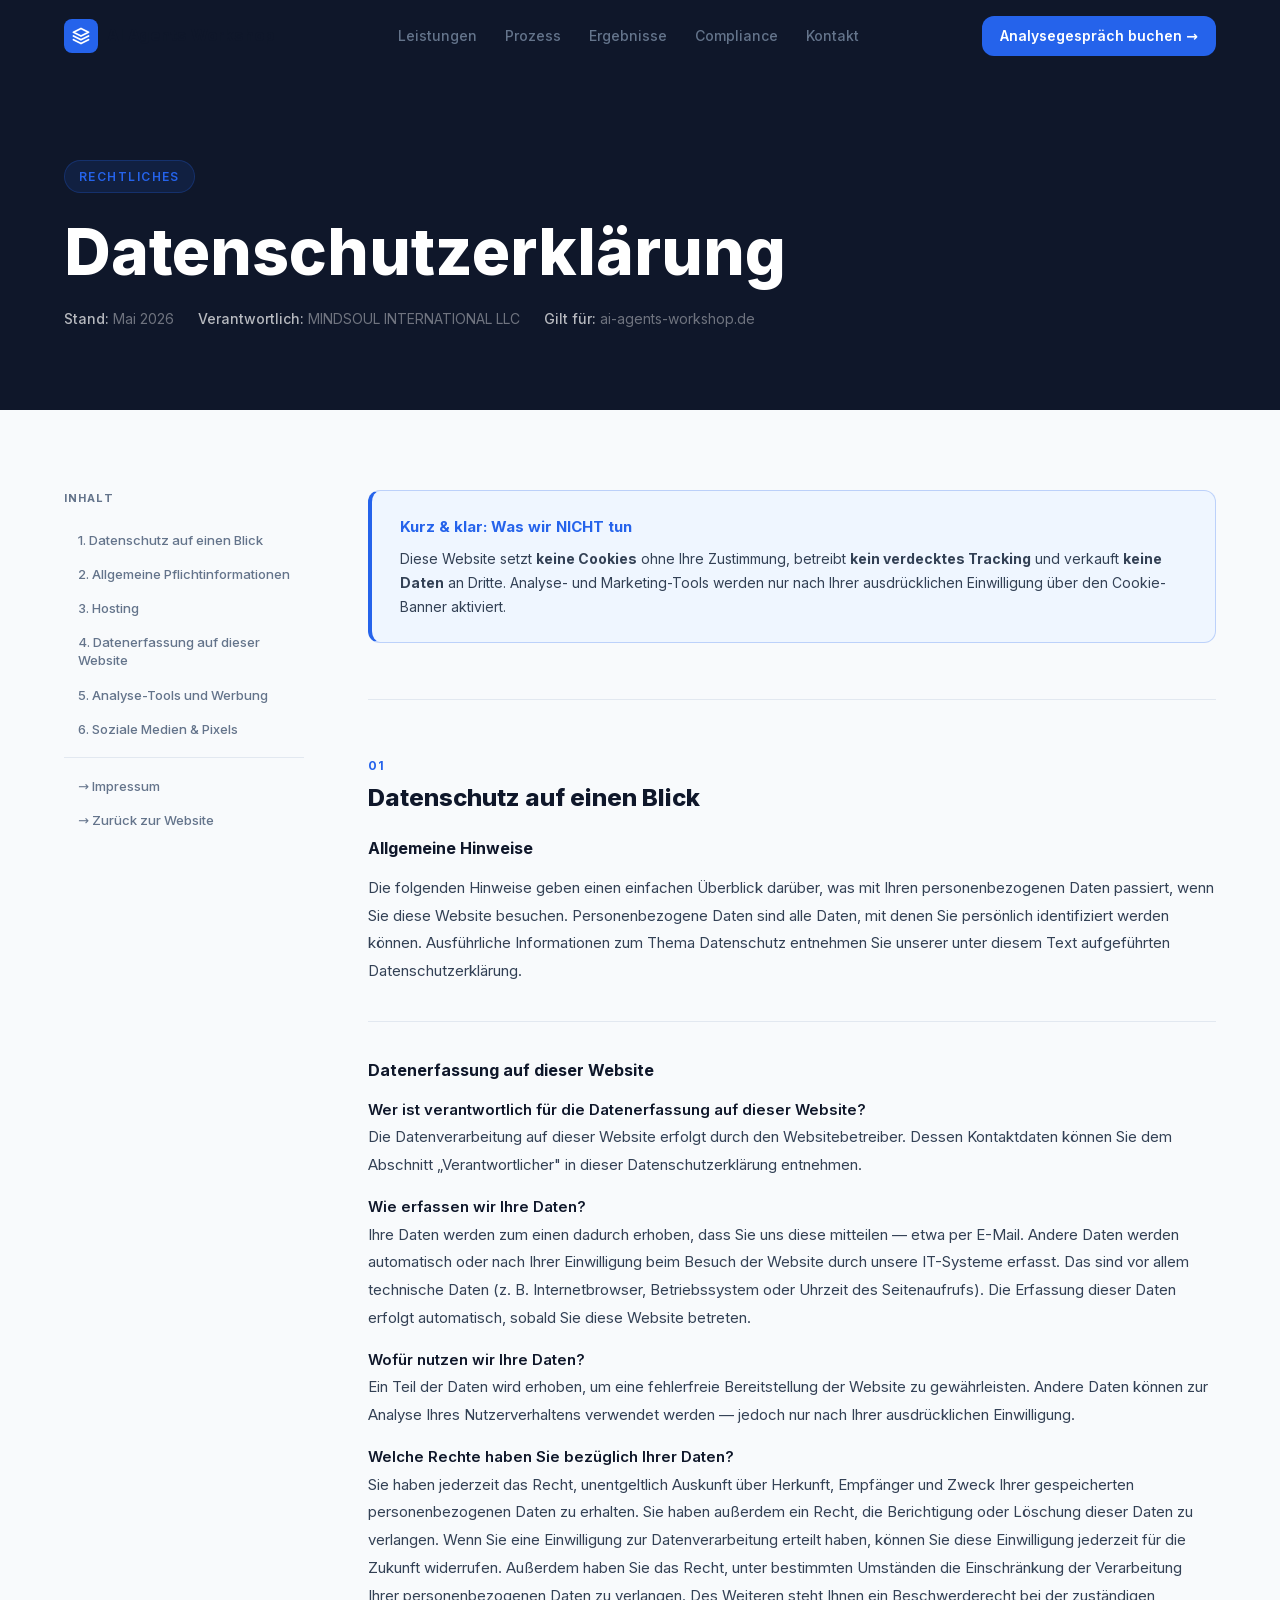
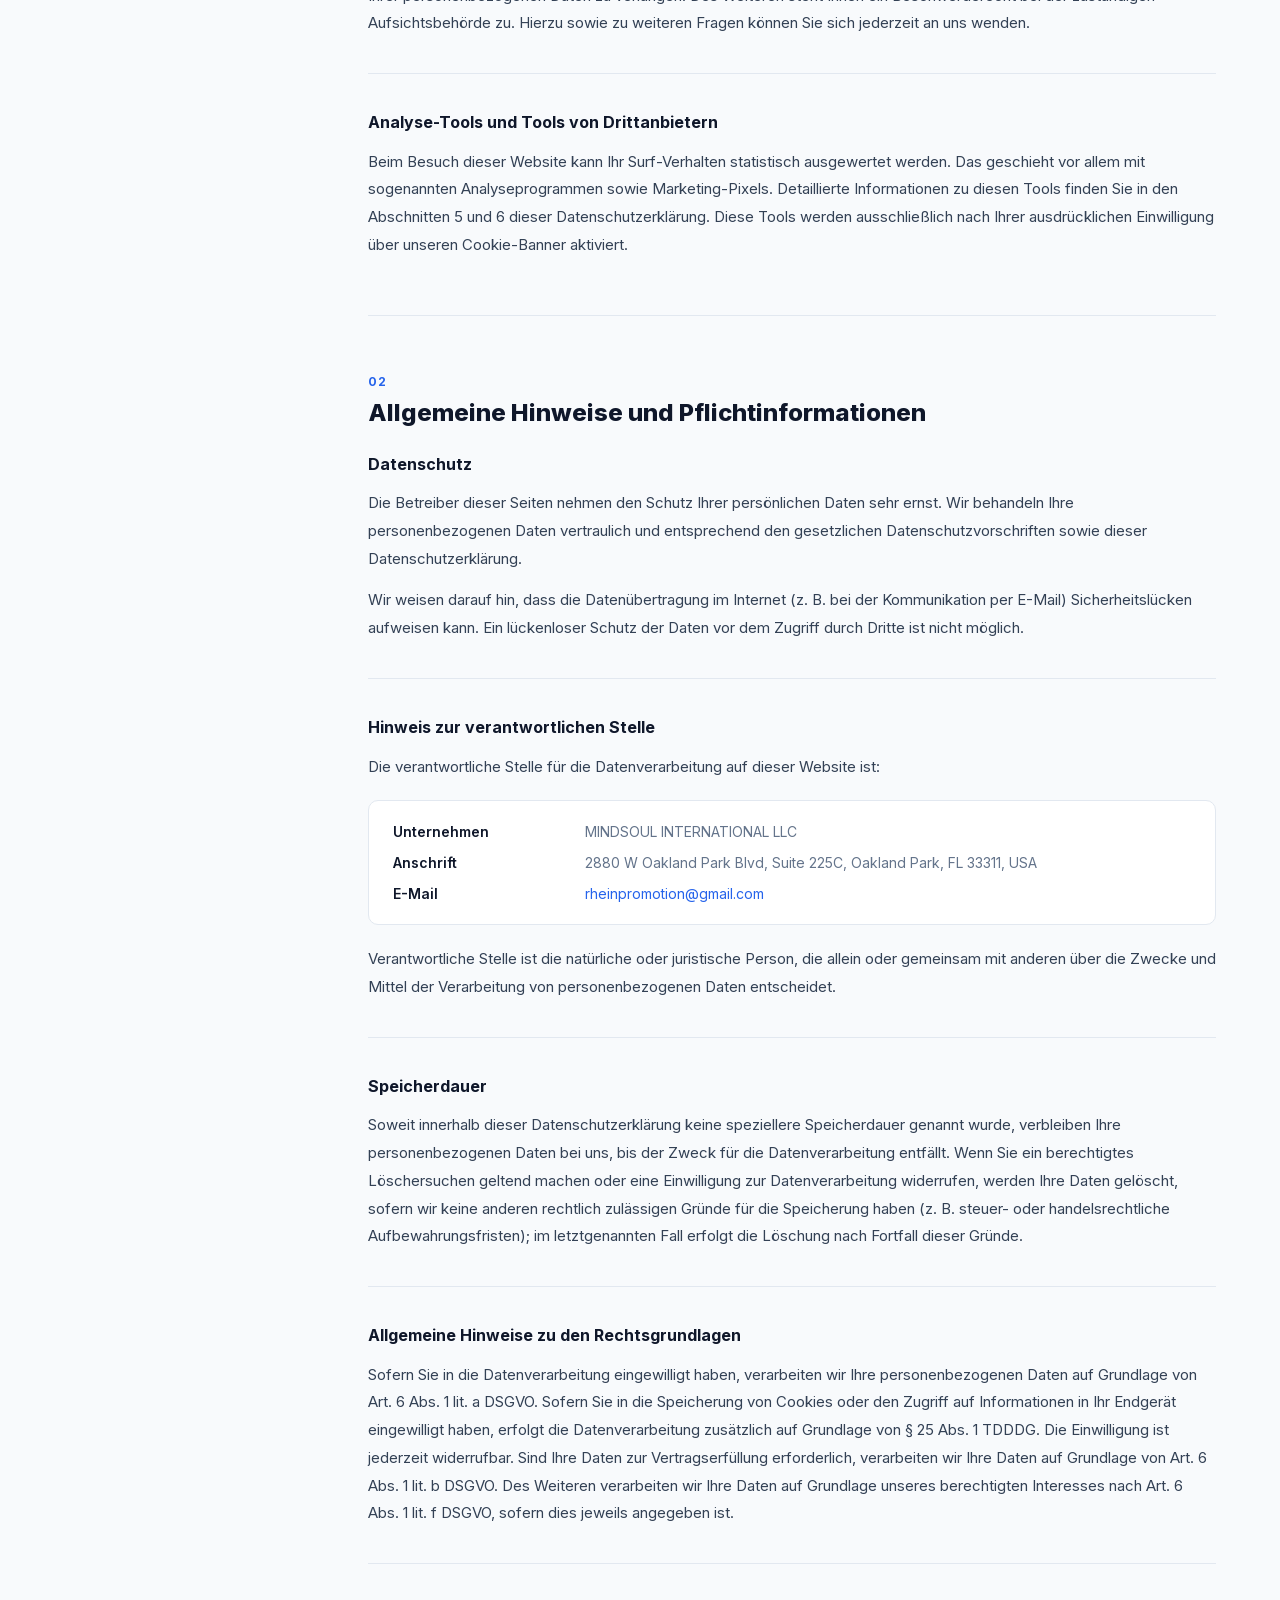
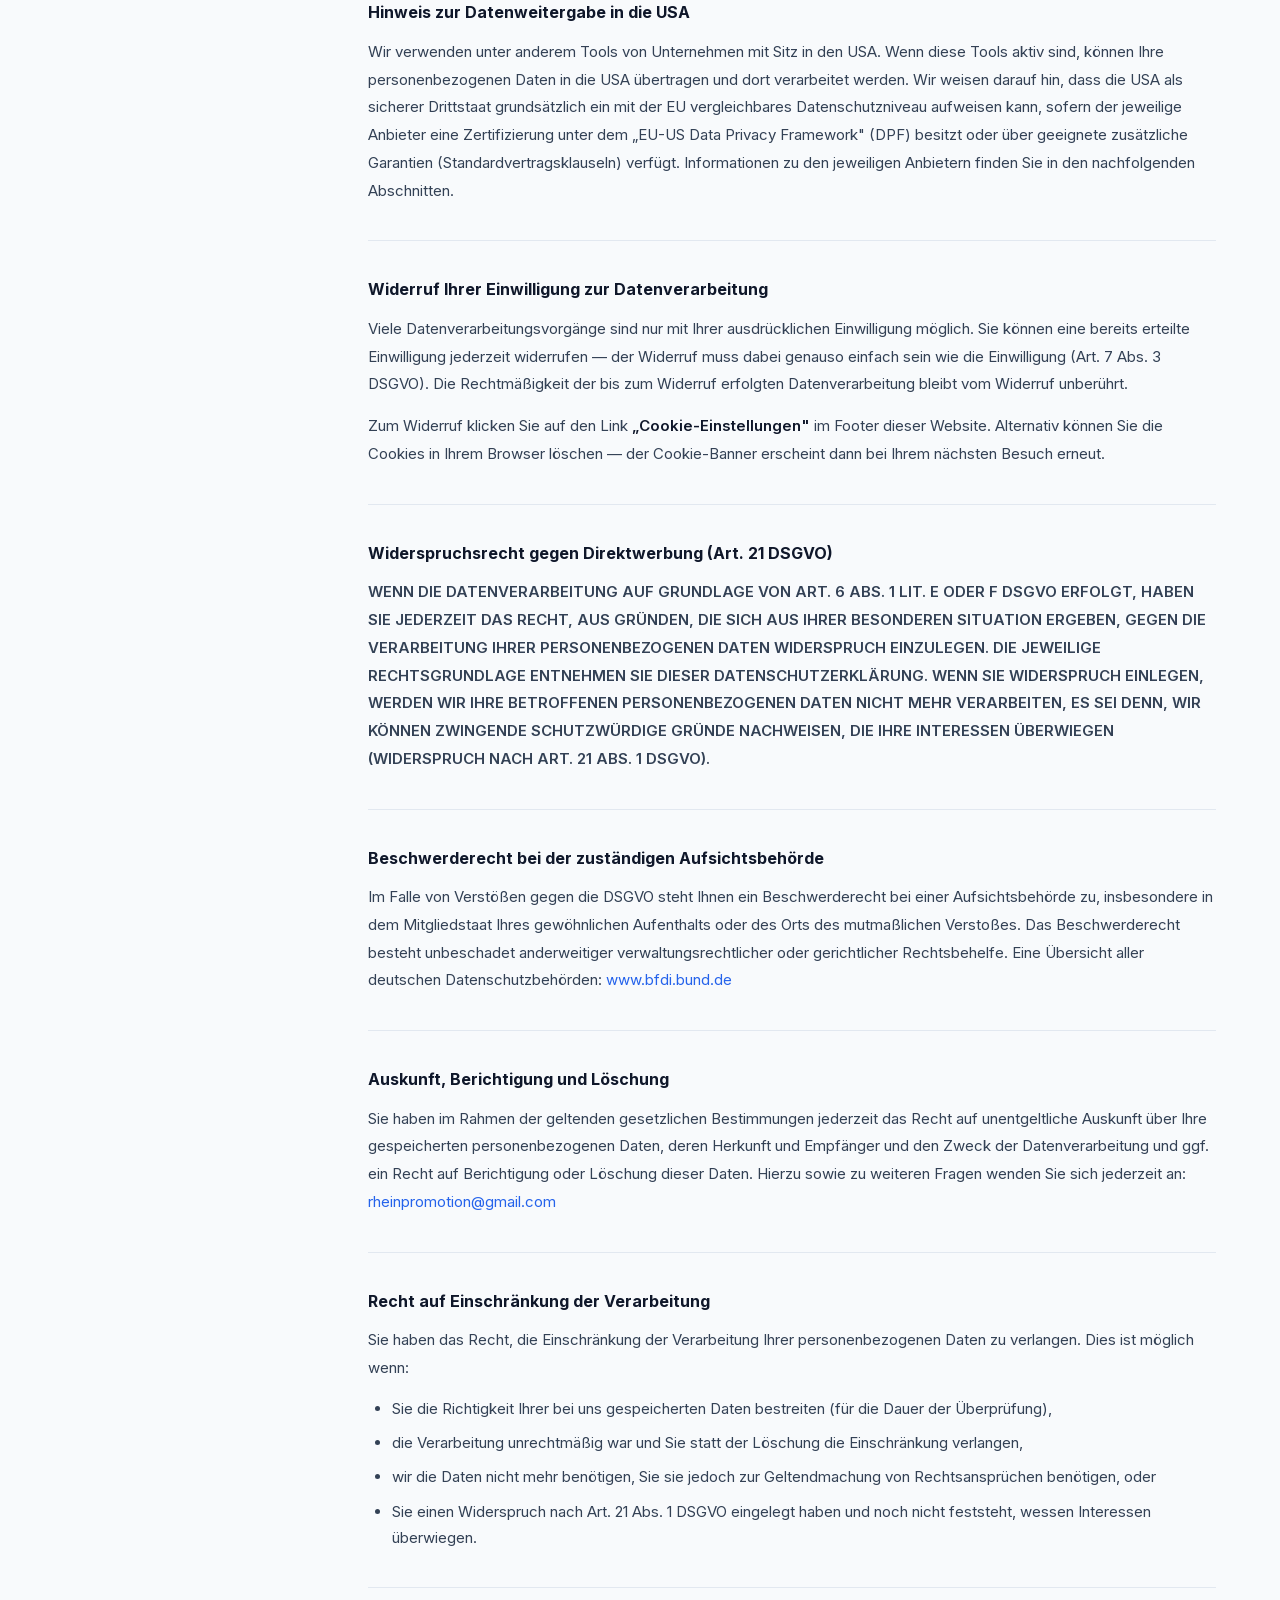
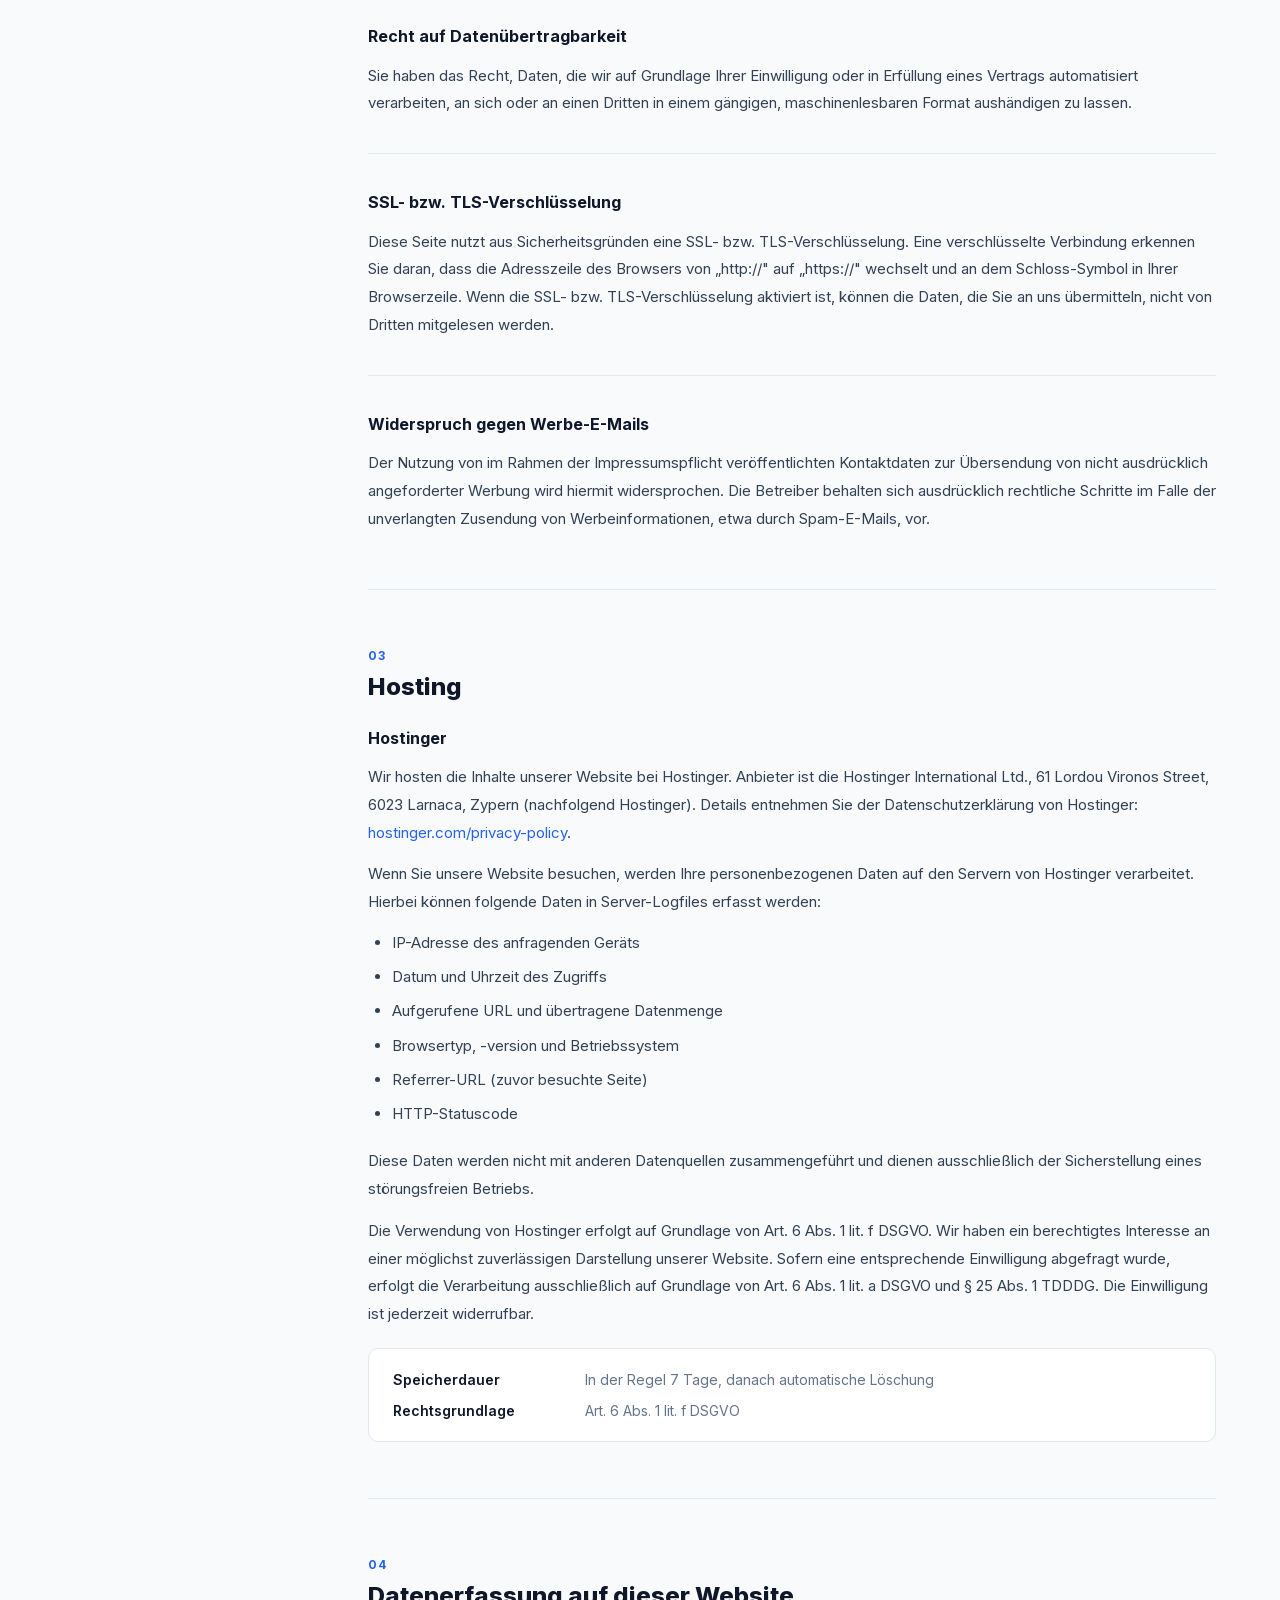
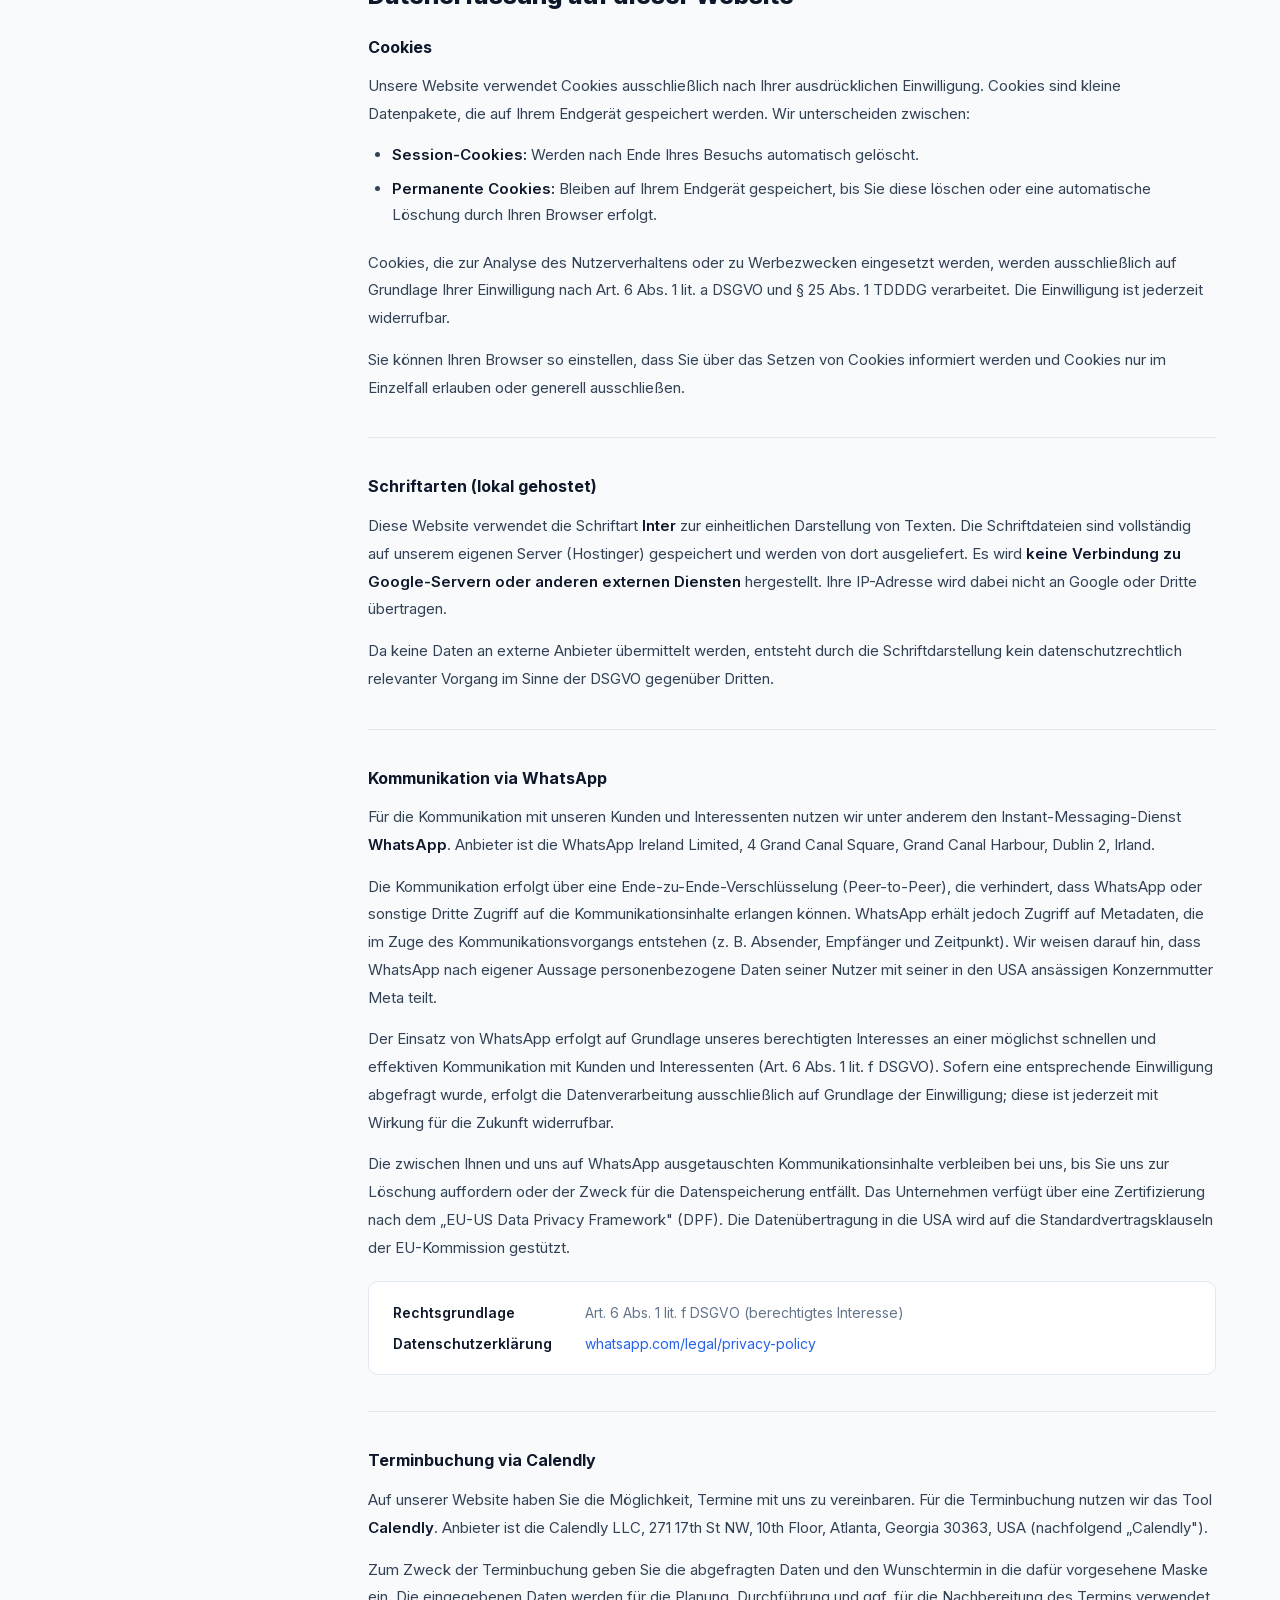
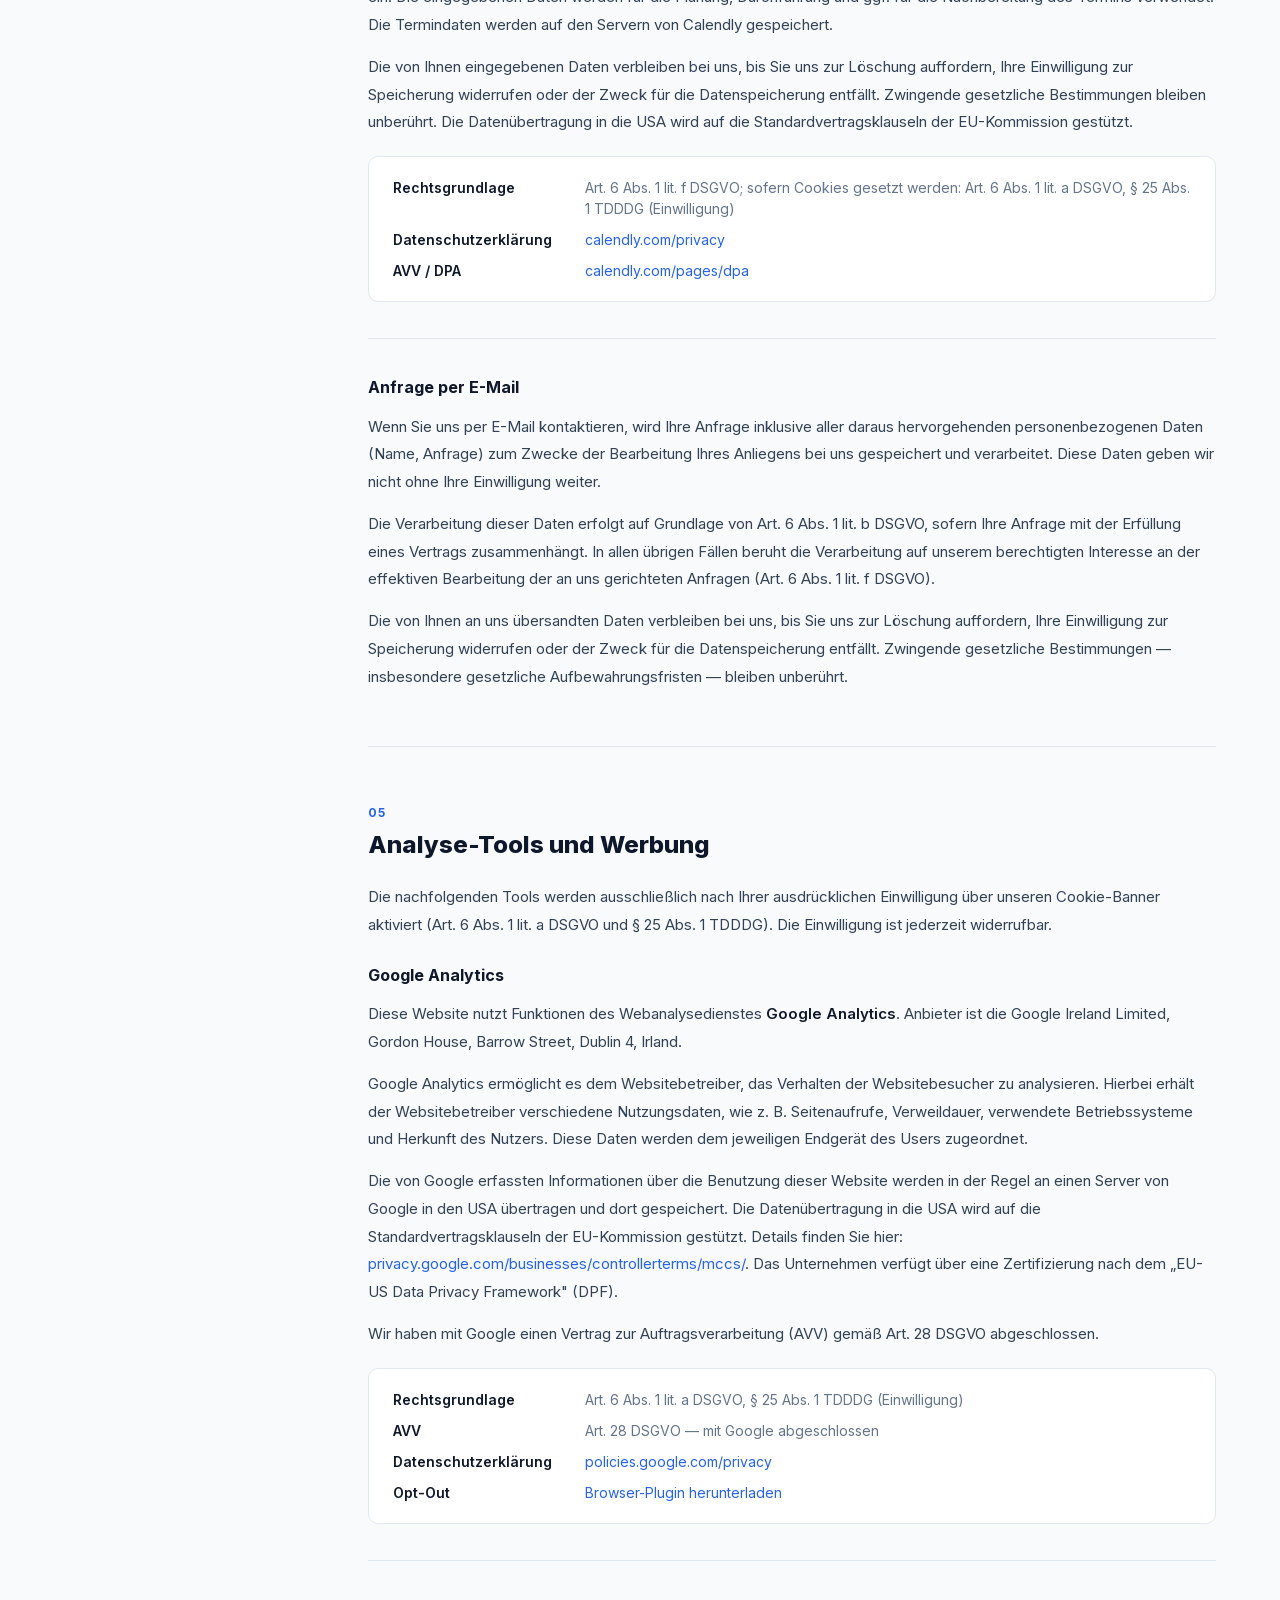
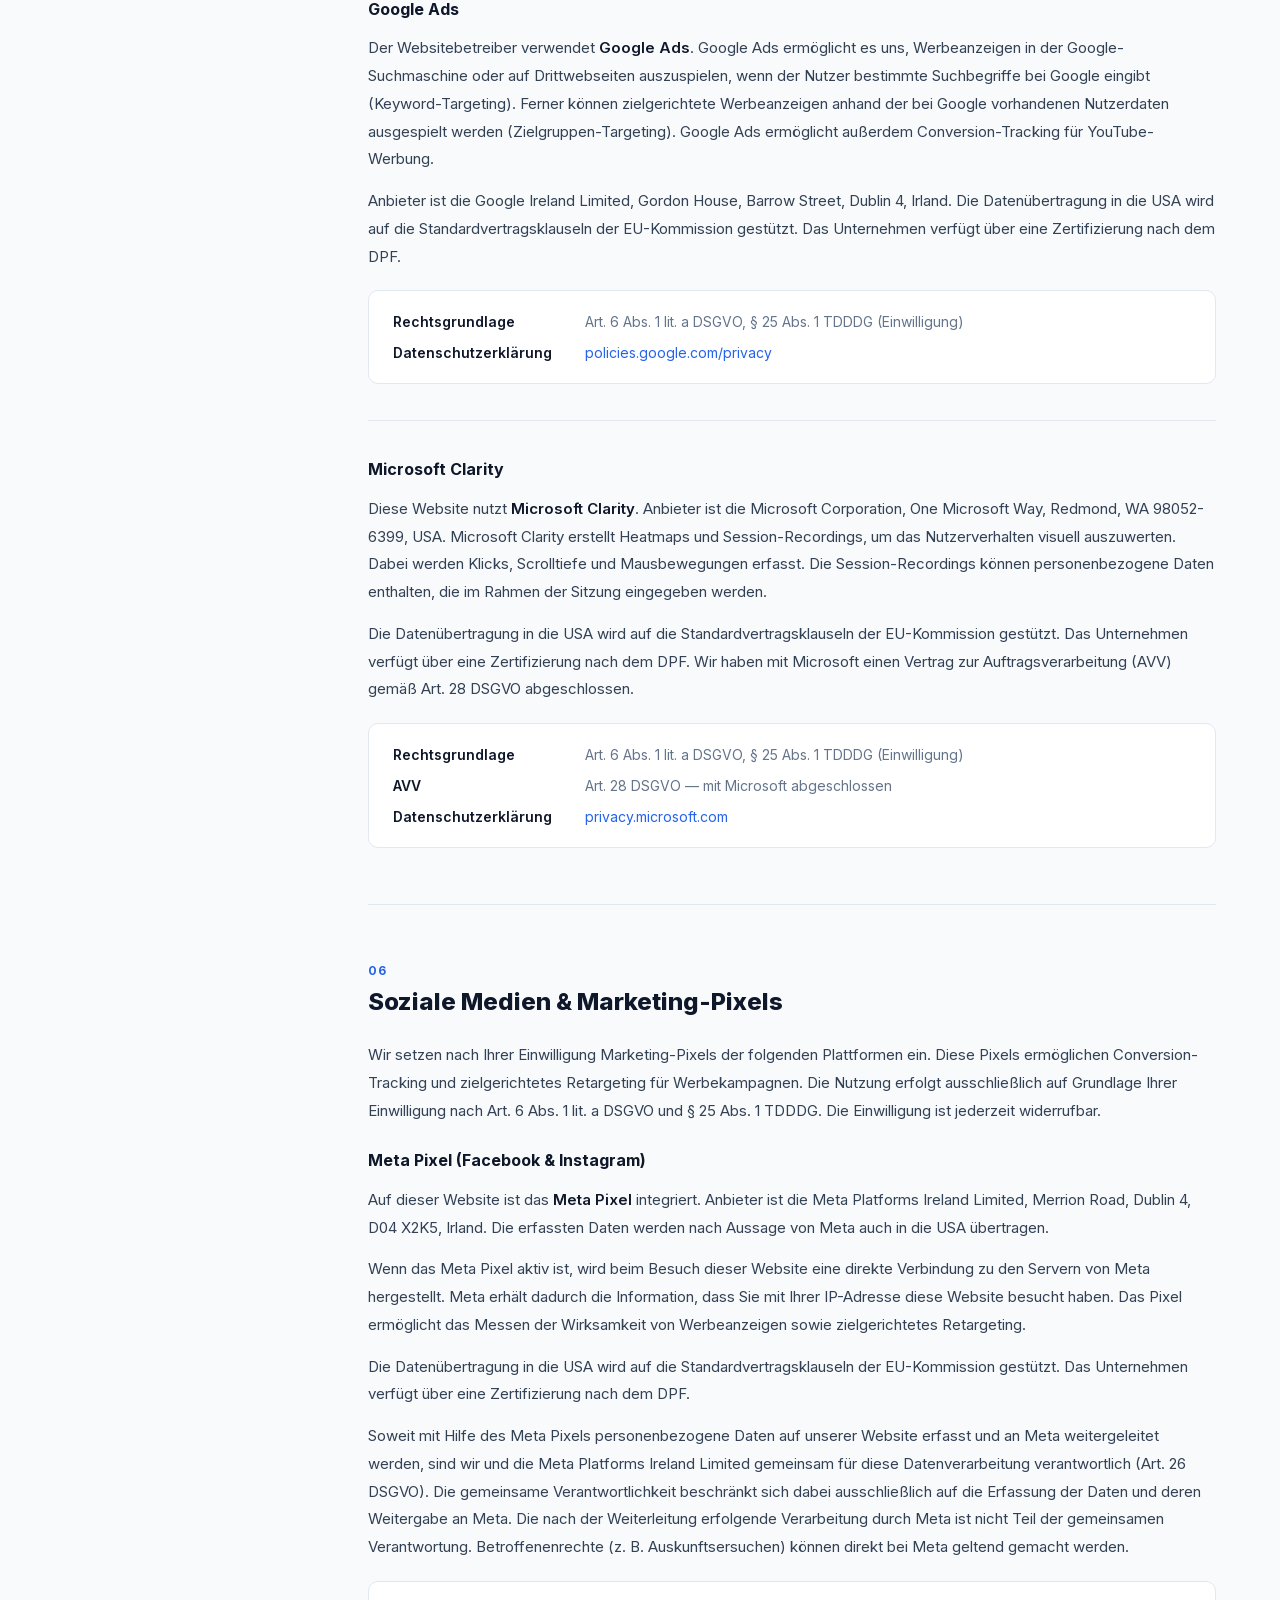
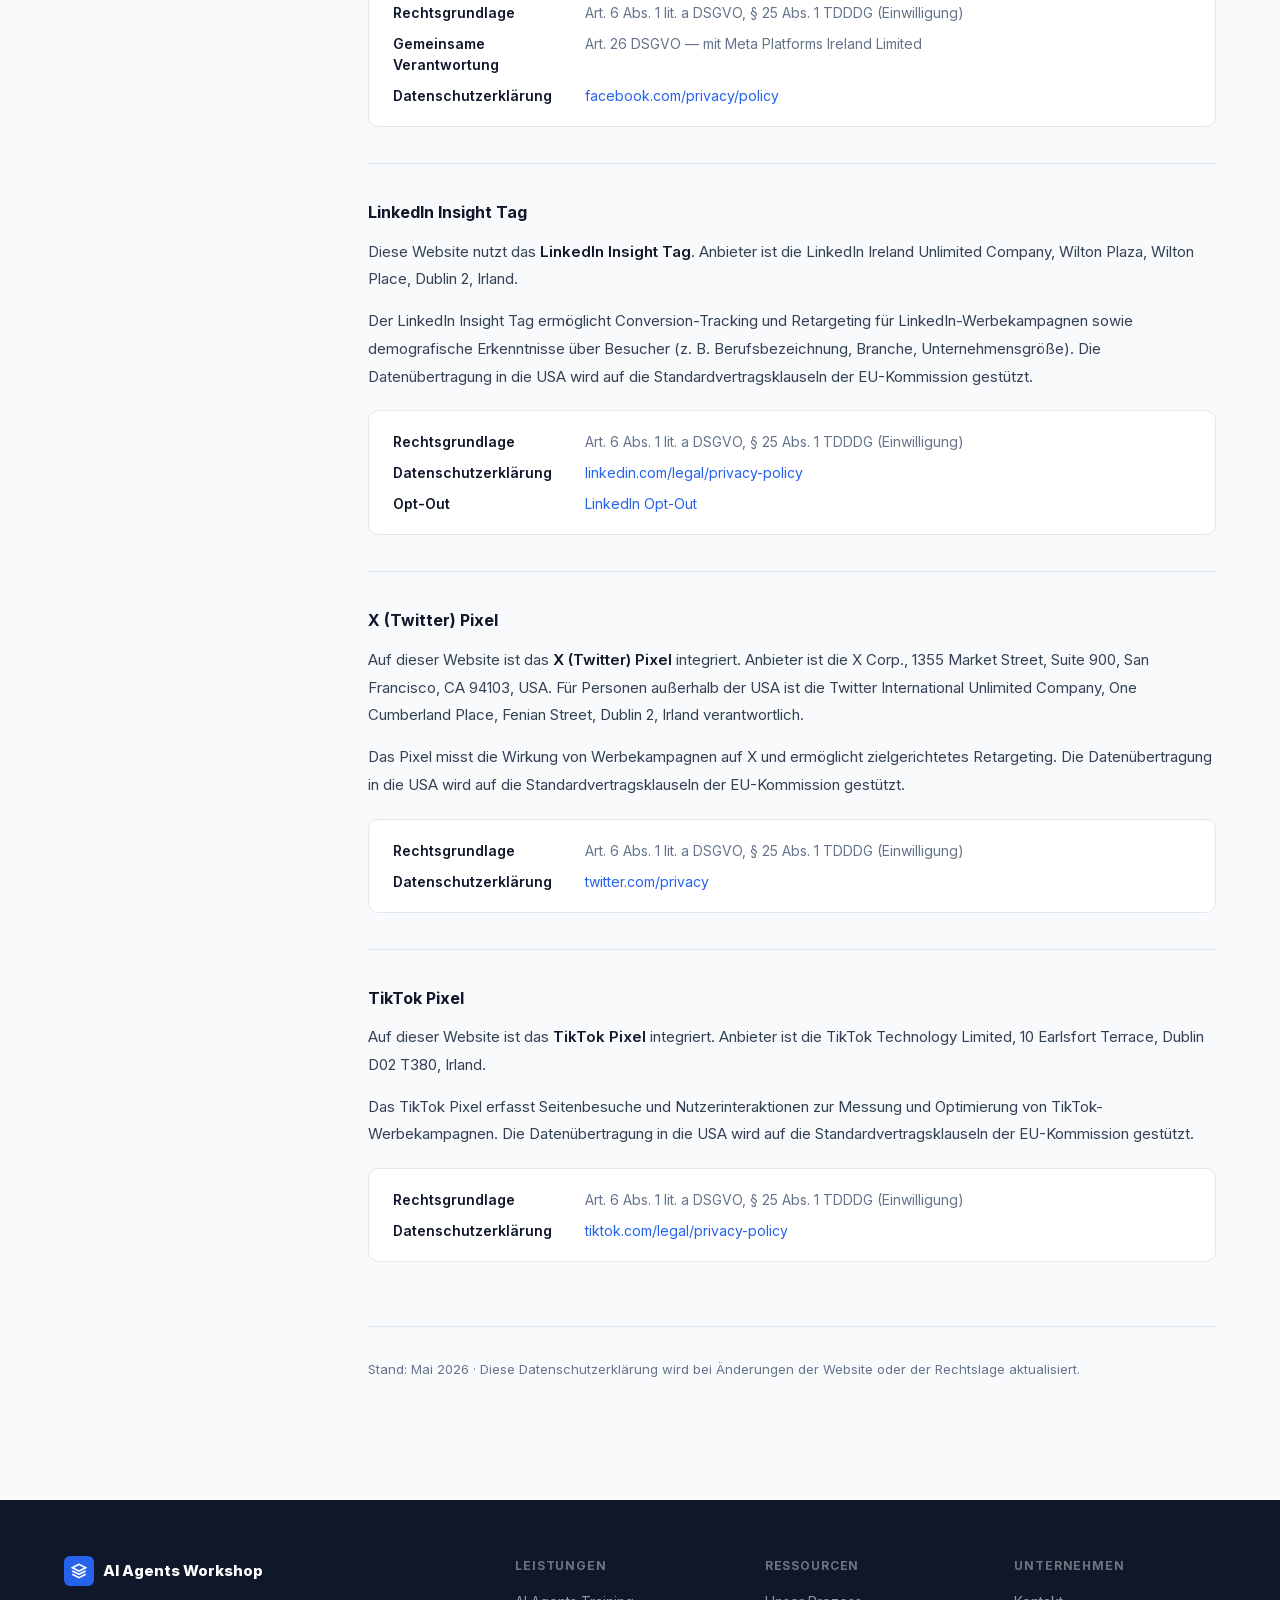
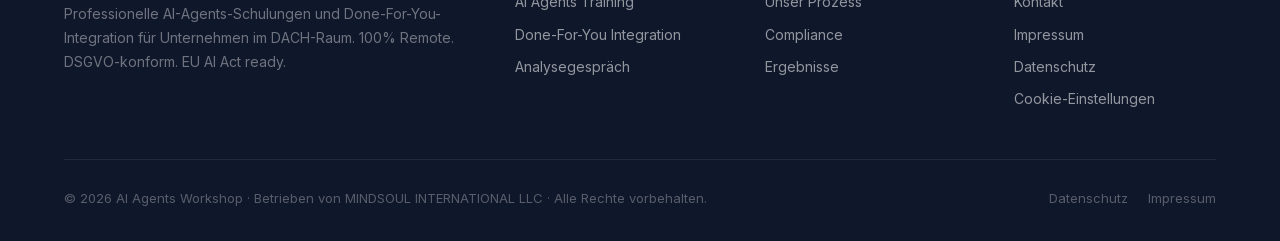
<file: datenschutz.html>
<!DOCTYPE html>
<html lang="de">
<head>
  <meta charset="UTF-8" />
  <meta name="viewport" content="width=device-width, initial-scale=1.0" />
  <meta name="description" content="Datenschutzerklärung — AI Agents Workshop, betrieben von MINDSOUL INTERNATIONAL LLC" />
  <title>Datenschutz — AI Agents Workshop</title>
  <link rel="stylesheet" href="style.css" />
  <style>
    .ds-hero {
      padding: 160px 0 80px;
      background: var(--ink);
    }
    .ds-hero__kicker {
      display: inline-block;
      font-size: 12px;
      font-weight: 600;
      letter-spacing: .12em;
      text-transform: uppercase;
      color: var(--blue);
      background: rgba(37,99,235,.12);
      border: 1px solid rgba(37,99,235,.25);
      border-radius: 100px;
      padding: 6px 14px;
      margin-bottom: 24px;
    }
    .ds-hero__title {
      font-size: clamp(40px, 6vw, 64px);
      font-weight: 800;
      color: #fff;
      line-height: 1.1;
      margin-bottom: 20px;
    }
    .ds-hero__meta {
      display: flex;
      gap: 24px;
      flex-wrap: wrap;
    }
    .ds-hero__meta span {
      font-size: 14px;
      color: rgba(255,255,255,.4);
    }
    .ds-hero__meta strong {
      color: rgba(255,255,255,.7);
      font-weight: 500;
    }
    .ds-body {
      background: var(--bg);
      padding: 80px 0 120px;
    }
    .ds-layout {
      display: grid;
      grid-template-columns: 240px 1fr;
      gap: 64px;
      align-items: start;
    }
    .ds-toc {
      position: sticky;
      top: 100px;
    }
    .ds-toc__title {
      font-size: 11px;
      font-weight: 700;
      letter-spacing: .1em;
      text-transform: uppercase;
      color: var(--muted);
      margin-bottom: 16px;
    }
    .ds-toc__list {
      list-style: none;
      display: flex;
      flex-direction: column;
      gap: 2px;
    }
    .ds-toc__list a {
      display: block;
      font-size: 13px;
      font-weight: 500;
      color: var(--muted);
      padding: 7px 12px;
      border-radius: 8px;
      border-left: 2px solid transparent;
      transition: all .15s;
      text-decoration: none;
      line-height: 1.4;
    }
    .ds-toc__list a:hover {
      color: var(--ink);
      background: rgba(37,99,235,.06);
      border-left-color: var(--blue);
    }
    .ds-toc__divider {
      height: 1px;
      background: var(--border);
      margin: 12px 0;
    }
    .ds-doc { min-width: 0; }
    .ds-notice {
      background: #EFF6FF;
      border: 1px solid rgba(37,99,235,.25);
      border-left: 4px solid var(--blue);
      border-radius: 12px;
      padding: 24px 28px;
      margin-bottom: 56px;
    }
    .ds-notice__title {
      font-size: 15px;
      font-weight: 700;
      color: var(--blue);
      margin-bottom: 8px;
    }
    .ds-notice p {
      font-size: 14px;
      color: #334155;
      line-height: 1.7;
    }
    .ds-section {
      padding-top: 56px;
      border-top: 1px solid var(--border);
      margin-top: 56px;
    }
    .ds-section:first-of-type {
      margin-top: 0;
      padding-top: 0;
      border-top: none;
    }
    .ds-section__num {
      font-size: 12px;
      font-weight: 700;
      letter-spacing: .1em;
      text-transform: uppercase;
      color: var(--blue);
      margin-bottom: 8px;
    }
    .ds-section__title {
      font-size: 24px;
      font-weight: 800;
      color: var(--ink);
      line-height: 1.2;
      margin-bottom: 24px;
    }
    .ds-section h3 {
      font-size: 16px;
      font-weight: 700;
      color: var(--ink);
      margin: 36px 0 12px;
      padding-top: 36px;
      border-top: 1px solid var(--border);
    }
    .ds-section h3:first-of-type { margin-top: 24px; padding-top: 0; border-top: none; }
    .ds-section p {
      font-size: 15px;
      color: #334155;
      line-height: 1.85;
      margin-bottom: 14px;
    }
    .ds-section ul, .ds-section ol {
      margin: 12px 0 20px 24px;
    }
    .ds-section ul { list-style: disc; }
    .ds-section ol { list-style: decimal; }
    .ds-section li {
      font-size: 15px;
      color: #334155;
      line-height: 1.75;
      margin-bottom: 8px;
    }
    .ds-section a { color: var(--blue); text-decoration: none; }
    .ds-section a:hover { text-decoration: underline; }
    .ds-section strong { font-weight: 600; color: var(--ink); }
    .ds-section em { font-style: italic; }
    .ds-caps {
      font-size: 14px;
      font-weight: 600;
      color: var(--ink);
      line-height: 1.8;
      margin-bottom: 14px;
    }
    .ds-infobox {
      background: #fff;
      border: 1px solid var(--border);
      border-radius: 10px;
      padding: 20px 24px;
      margin: 20px 0;
      display: flex;
      flex-direction: column;
      gap: 10px;
    }
    .ds-infobox__row {
      display: grid;
      grid-template-columns: 180px 1fr;
      gap: 12px;
      font-size: 14px;
      line-height: 1.5;
    }
    .ds-infobox__label {
      font-weight: 600;
      color: var(--ink);
    }
    .ds-infobox__value { color: var(--muted); }
    .ds-infobox__value a { color: var(--blue); }
    .ds-stand {
      margin-top: 64px;
      padding-top: 32px;
      border-top: 1px solid var(--border);
      font-size: 13px;
      color: var(--muted);
    }
    @media (max-width: 900px) {
      .ds-layout { grid-template-columns: 1fr; gap: 0; }
      .ds-toc { position: static; margin-bottom: 48px; }
    }
    @media (max-width: 600px) {
      .ds-section__title { font-size: 20px; }
      .ds-infobox__row { grid-template-columns: 1fr; gap: 2px; }
    }
  </style>
</head>
<body>

  <!-- NAVBAR -->
  <nav class="nav" id="nav">
    <div class="container">
      <div class="nav__inner">
        <a href="index.html" class="nav__logo">
          <div class="nav__logo-mark">
            <svg width="18" height="18" viewBox="0 0 24 24" fill="none" stroke="white" stroke-width="2.5" stroke-linecap="round" stroke-linejoin="round">
              <path d="M12 2L2 7l10 5 10-5-10-5z"/><path d="M2 17l10 5 10-5"/><path d="M2 12l10 5 10-5"/>
            </svg>
          </div>
          AI Agents Workshop
        </a>
        <ul class="nav__links">
          <li><a href="index.html#loesungen">Leistungen</a></li>
          <li><a href="index.html#prozess">Prozess</a></li>
          <li><a href="index.html#vertrauen">Ergebnisse</a></li>
          <li><a href="index.html#compliance">Compliance</a></li>
          <li><a href="index.html#kontakt">Kontakt</a></li>
        </ul>
        <a href="index.html#kontakt" class="nav__cta">Analysegespräch buchen →</a>
        <button class="nav__burger" id="burger" aria-label="Menü" aria-expanded="false">
          <span></span><span></span><span></span>
        </button>
      </div>
    </div>
  </nav>

  <!-- HERO -->
  <section class="ds-hero">
    <div class="container">
      <div class="ds-hero__kicker">Rechtliches</div>
      <h1 class="ds-hero__title">Datenschutzerklärung</h1>
      <div class="ds-hero__meta">
        <span><strong>Stand:</strong> Mai 2026</span>
        <span><strong>Verantwortlich:</strong> MINDSOUL INTERNATIONAL LLC</span>
        <span><strong>Gilt für:</strong> ai-agents-workshop.de</span>
      </div>
    </div>
  </section>

  <!-- CONTENT -->
  <section class="ds-body">
    <div class="container">
      <div class="ds-layout">

        <!-- TOC -->
        <aside class="ds-toc">
          <div class="ds-toc__title">Inhalt</div>
          <ul class="ds-toc__list">
            <li><a href="#ueberblick">1. Datenschutz auf einen Blick</a></li>
            <li><a href="#pflicht">2. Allgemeine Pflichtinformationen</a></li>
            <li><a href="#hosting">3. Hosting</a></li>
            <li><a href="#datenerfassung">4. Datenerfassung auf dieser Website</a></li>
            <li><a href="#analyse">5. Analyse-Tools und Werbung</a></li>
            <li><a href="#soziale-medien">6. Soziale Medien & Pixels</a></li>
          </ul>
          <div class="ds-toc__divider"></div>
          <ul class="ds-toc__list">
            <li><a href="impressum.html">→ Impressum</a></li>
            <li><a href="index.html">→ Zurück zur Website</a></li>
          </ul>
        </aside>

        <!-- Document -->
        <div class="ds-doc">

          <div class="ds-notice">
            <div class="ds-notice__title">Kurz & klar: Was wir NICHT tun</div>
            <p>Diese Website setzt <strong>keine Cookies</strong> ohne Ihre Zustimmung, betreibt <strong>kein verdecktes Tracking</strong> und verkauft <strong>keine Daten</strong> an Dritte. Analyse- und Marketing-Tools werden nur nach Ihrer ausdrücklichen Einwilligung über den Cookie-Banner aktiviert.</p>
          </div>

          <!-- 1 -->
          <div class="ds-section" id="ueberblick">
            <div class="ds-section__num">01</div>
            <h2 class="ds-section__title">Datenschutz auf einen Blick</h2>

            <h3>Allgemeine Hinweise</h3>
            <p>Die folgenden Hinweise geben einen einfachen Überblick darüber, was mit Ihren personenbezogenen Daten passiert, wenn Sie diese Website besuchen. Personenbezogene Daten sind alle Daten, mit denen Sie persönlich identifiziert werden können. Ausführliche Informationen zum Thema Datenschutz entnehmen Sie unserer unter diesem Text aufgeführten Datenschutzerklärung.</p>

            <h3>Datenerfassung auf dieser Website</h3>
            <p><strong>Wer ist verantwortlich für die Datenerfassung auf dieser Website?</strong><br/>
            Die Datenverarbeitung auf dieser Website erfolgt durch den Websitebetreiber. Dessen Kontaktdaten können Sie dem Abschnitt „Verantwortlicher" in dieser Datenschutzerklärung entnehmen.</p>
            <p><strong>Wie erfassen wir Ihre Daten?</strong><br/>
            Ihre Daten werden zum einen dadurch erhoben, dass Sie uns diese mitteilen — etwa per E-Mail. Andere Daten werden automatisch oder nach Ihrer Einwilligung beim Besuch der Website durch unsere IT-Systeme erfasst. Das sind vor allem technische Daten (z. B. Internetbrowser, Betriebssystem oder Uhrzeit des Seitenaufrufs). Die Erfassung dieser Daten erfolgt automatisch, sobald Sie diese Website betreten.</p>
            <p><strong>Wofür nutzen wir Ihre Daten?</strong><br/>
            Ein Teil der Daten wird erhoben, um eine fehlerfreie Bereitstellung der Website zu gewährleisten. Andere Daten können zur Analyse Ihres Nutzerverhaltens verwendet werden — jedoch nur nach Ihrer ausdrücklichen Einwilligung.</p>
            <p><strong>Welche Rechte haben Sie bezüglich Ihrer Daten?</strong><br/>
            Sie haben jederzeit das Recht, unentgeltlich Auskunft über Herkunft, Empfänger und Zweck Ihrer gespeicherten personenbezogenen Daten zu erhalten. Sie haben außerdem ein Recht, die Berichtigung oder Löschung dieser Daten zu verlangen. Wenn Sie eine Einwilligung zur Datenverarbeitung erteilt haben, können Sie diese Einwilligung jederzeit für die Zukunft widerrufen. Außerdem haben Sie das Recht, unter bestimmten Umständen die Einschränkung der Verarbeitung Ihrer personenbezogenen Daten zu verlangen. Des Weiteren steht Ihnen ein Beschwerderecht bei der zuständigen Aufsichtsbehörde zu. Hierzu sowie zu weiteren Fragen können Sie sich jederzeit an uns wenden.</p>

            <h3>Analyse-Tools und Tools von Drittanbietern</h3>
            <p>Beim Besuch dieser Website kann Ihr Surf-Verhalten statistisch ausgewertet werden. Das geschieht vor allem mit sogenannten Analyseprogrammen sowie Marketing-Pixels. Detaillierte Informationen zu diesen Tools finden Sie in den Abschnitten 5 und 6 dieser Datenschutzerklärung. Diese Tools werden ausschließlich nach Ihrer ausdrücklichen Einwilligung über unseren Cookie-Banner aktiviert.</p>
          </div>

          <!-- 2 -->
          <div class="ds-section" id="pflicht">
            <div class="ds-section__num">02</div>
            <h2 class="ds-section__title">Allgemeine Hinweise und Pflichtinformationen</h2>

            <h3>Datenschutz</h3>
            <p>Die Betreiber dieser Seiten nehmen den Schutz Ihrer persönlichen Daten sehr ernst. Wir behandeln Ihre personenbezogenen Daten vertraulich und entsprechend den gesetzlichen Datenschutzvorschriften sowie dieser Datenschutzerklärung.</p>
            <p>Wir weisen darauf hin, dass die Datenübertragung im Internet (z. B. bei der Kommunikation per E-Mail) Sicherheitslücken aufweisen kann. Ein lückenloser Schutz der Daten vor dem Zugriff durch Dritte ist nicht möglich.</p>

            <h3>Hinweis zur verantwortlichen Stelle</h3>
            <p>Die verantwortliche Stelle für die Datenverarbeitung auf dieser Website ist:</p>
            <div class="ds-infobox">
              <div class="ds-infobox__row"><span class="ds-infobox__label">Unternehmen</span><span class="ds-infobox__value">MINDSOUL INTERNATIONAL LLC</span></div>
              <div class="ds-infobox__row"><span class="ds-infobox__label">Anschrift</span><span class="ds-infobox__value">2880 W Oakland Park Blvd, Suite 225C, Oakland Park, FL 33311, USA</span></div>
              <div class="ds-infobox__row"><span class="ds-infobox__label">E-Mail</span><span class="ds-infobox__value"><a href="mailto:rheinpromotion@gmail.com">rheinpromotion@gmail.com</a></span></div>
            </div>
            <p>Verantwortliche Stelle ist die natürliche oder juristische Person, die allein oder gemeinsam mit anderen über die Zwecke und Mittel der Verarbeitung von personenbezogenen Daten entscheidet.</p>

            <h3>Speicherdauer</h3>
            <p>Soweit innerhalb dieser Datenschutzerklärung keine speziellere Speicherdauer genannt wurde, verbleiben Ihre personenbezogenen Daten bei uns, bis der Zweck für die Datenverarbeitung entfällt. Wenn Sie ein berechtigtes Löschersuchen geltend machen oder eine Einwilligung zur Datenverarbeitung widerrufen, werden Ihre Daten gelöscht, sofern wir keine anderen rechtlich zulässigen Gründe für die Speicherung haben (z. B. steuer- oder handelsrechtliche Aufbewahrungsfristen); im letztgenannten Fall erfolgt die Löschung nach Fortfall dieser Gründe.</p>

            <h3>Allgemeine Hinweise zu den Rechtsgrundlagen</h3>
            <p>Sofern Sie in die Datenverarbeitung eingewilligt haben, verarbeiten wir Ihre personenbezogenen Daten auf Grundlage von Art. 6 Abs. 1 lit. a DSGVO. Sofern Sie in die Speicherung von Cookies oder den Zugriff auf Informationen in Ihr Endgerät eingewilligt haben, erfolgt die Datenverarbeitung zusätzlich auf Grundlage von § 25 Abs. 1 TDDDG. Die Einwilligung ist jederzeit widerrufbar. Sind Ihre Daten zur Vertragserfüllung erforderlich, verarbeiten wir Ihre Daten auf Grundlage von Art. 6 Abs. 1 lit. b DSGVO. Des Weiteren verarbeiten wir Ihre Daten auf Grundlage unseres berechtigten Interesses nach Art. 6 Abs. 1 lit. f DSGVO, sofern dies jeweils angegeben ist.</p>

            <h3>Hinweis zur Datenweitergabe in die USA</h3>
            <p>Wir verwenden unter anderem Tools von Unternehmen mit Sitz in den USA. Wenn diese Tools aktiv sind, können Ihre personenbezogenen Daten in die USA übertragen und dort verarbeitet werden. Wir weisen darauf hin, dass die USA als sicherer Drittstaat grundsätzlich ein mit der EU vergleichbares Datenschutzniveau aufweisen kann, sofern der jeweilige Anbieter eine Zertifizierung unter dem „EU-US Data Privacy Framework" (DPF) besitzt oder über geeignete zusätzliche Garantien (Standardvertragsklauseln) verfügt. Informationen zu den jeweiligen Anbietern finden Sie in den nachfolgenden Abschnitten.</p>

            <h3>Widerruf Ihrer Einwilligung zur Datenverarbeitung</h3>
            <p>Viele Datenverarbeitungsvorgänge sind nur mit Ihrer ausdrücklichen Einwilligung möglich. Sie können eine bereits erteilte Einwilligung jederzeit widerrufen — der Widerruf muss dabei genauso einfach sein wie die Einwilligung (Art. 7 Abs. 3 DSGVO). Die Rechtmäßigkeit der bis zum Widerruf erfolgten Datenverarbeitung bleibt vom Widerruf unberührt.</p>
            <p>Zum Widerruf klicken Sie auf den Link <strong>„Cookie-Einstellungen"</strong> im Footer dieser Website. Alternativ können Sie die Cookies in Ihrem Browser löschen — der Cookie-Banner erscheint dann bei Ihrem nächsten Besuch erneut.</p>

            <h3>Widerspruchsrecht gegen Direktwerbung (Art. 21 DSGVO)</h3>
            <p class="ds-caps">WENN DIE DATENVERARBEITUNG AUF GRUNDLAGE VON ART. 6 ABS. 1 LIT. E ODER F DSGVO ERFOLGT, HABEN SIE JEDERZEIT DAS RECHT, AUS GRÜNDEN, DIE SICH AUS IHRER BESONDEREN SITUATION ERGEBEN, GEGEN DIE VERARBEITUNG IHRER PERSONENBEZOGENEN DATEN WIDERSPRUCH EINZULEGEN. DIE JEWEILIGE RECHTSGRUNDLAGE ENTNEHMEN SIE DIESER DATENSCHUTZERKLÄRUNG. WENN SIE WIDERSPRUCH EINLEGEN, WERDEN WIR IHRE BETROFFENEN PERSONENBEZOGENEN DATEN NICHT MEHR VERARBEITEN, ES SEI DENN, WIR KÖNNEN ZWINGENDE SCHUTZWÜRDIGE GRÜNDE NACHWEISEN, DIE IHRE INTERESSEN ÜBERWIEGEN (WIDERSPRUCH NACH ART. 21 ABS. 1 DSGVO).</p>

            <h3>Beschwerderecht bei der zuständigen Aufsichtsbehörde</h3>
            <p>Im Falle von Verstößen gegen die DSGVO steht Ihnen ein Beschwerderecht bei einer Aufsichtsbehörde zu, insbesondere in dem Mitgliedstaat Ihres gewöhnlichen Aufenthalts oder des Orts des mutmaßlichen Verstoßes. Das Beschwerderecht besteht unbeschadet anderweitiger verwaltungsrechtlicher oder gerichtlicher Rechtsbehelfe. Eine Übersicht aller deutschen Datenschutzbehörden: <a href="https://www.bfdi.bund.de" target="_blank" rel="noopener">www.bfdi.bund.de</a></p>

            <h3>Auskunft, Berichtigung und Löschung</h3>
            <p>Sie haben im Rahmen der geltenden gesetzlichen Bestimmungen jederzeit das Recht auf unentgeltliche Auskunft über Ihre gespeicherten personenbezogenen Daten, deren Herkunft und Empfänger und den Zweck der Datenverarbeitung und ggf. ein Recht auf Berichtigung oder Löschung dieser Daten. Hierzu sowie zu weiteren Fragen wenden Sie sich jederzeit an: <a href="mailto:rheinpromotion@gmail.com">rheinpromotion@gmail.com</a></p>

            <h3>Recht auf Einschränkung der Verarbeitung</h3>
            <p>Sie haben das Recht, die Einschränkung der Verarbeitung Ihrer personenbezogenen Daten zu verlangen. Dies ist möglich wenn:</p>
            <ul>
              <li>Sie die Richtigkeit Ihrer bei uns gespeicherten Daten bestreiten (für die Dauer der Überprüfung),</li>
              <li>die Verarbeitung unrechtmäßig war und Sie statt der Löschung die Einschränkung verlangen,</li>
              <li>wir die Daten nicht mehr benötigen, Sie sie jedoch zur Geltendmachung von Rechtsansprüchen benötigen, oder</li>
              <li>Sie einen Widerspruch nach Art. 21 Abs. 1 DSGVO eingelegt haben und noch nicht feststeht, wessen Interessen überwiegen.</li>
            </ul>

            <h3>Recht auf Datenübertragbarkeit</h3>
            <p>Sie haben das Recht, Daten, die wir auf Grundlage Ihrer Einwilligung oder in Erfüllung eines Vertrags automatisiert verarbeiten, an sich oder an einen Dritten in einem gängigen, maschinenlesbaren Format aushändigen zu lassen.</p>

            <h3>SSL- bzw. TLS-Verschlüsselung</h3>
            <p>Diese Seite nutzt aus Sicherheitsgründen eine SSL- bzw. TLS-Verschlüsselung. Eine verschlüsselte Verbindung erkennen Sie daran, dass die Adresszeile des Browsers von „http://" auf „https://" wechselt und an dem Schloss-Symbol in Ihrer Browserzeile. Wenn die SSL- bzw. TLS-Verschlüsselung aktiviert ist, können die Daten, die Sie an uns übermitteln, nicht von Dritten mitgelesen werden.</p>

            <h3>Widerspruch gegen Werbe-E-Mails</h3>
            <p>Der Nutzung von im Rahmen der Impressumspflicht veröffentlichten Kontaktdaten zur Übersendung von nicht ausdrücklich angeforderter Werbung wird hiermit widersprochen. Die Betreiber behalten sich ausdrücklich rechtliche Schritte im Falle der unverlangten Zusendung von Werbeinformationen, etwa durch Spam-E-Mails, vor.</p>
          </div>

          <!-- 3 -->
          <div class="ds-section" id="hosting">
            <div class="ds-section__num">03</div>
            <h2 class="ds-section__title">Hosting</h2>

            <h3>Hostinger</h3>
            <p>Wir hosten die Inhalte unserer Website bei Hostinger. Anbieter ist die Hostinger International Ltd., 61 Lordou Vironos Street, 6023 Larnaca, Zypern (nachfolgend Hostinger). Details entnehmen Sie der Datenschutzerklärung von Hostinger: <a href="https://www.hostinger.com/privacy-policy" target="_blank" rel="noopener">hostinger.com/privacy-policy</a>.</p>
            <p>Wenn Sie unsere Website besuchen, werden Ihre personenbezogenen Daten auf den Servern von Hostinger verarbeitet. Hierbei können folgende Daten in Server-Logfiles erfasst werden:</p>
            <ul>
              <li>IP-Adresse des anfragenden Geräts</li>
              <li>Datum und Uhrzeit des Zugriffs</li>
              <li>Aufgerufene URL und übertragene Datenmenge</li>
              <li>Browsertyp, -version und Betriebssystem</li>
              <li>Referrer-URL (zuvor besuchte Seite)</li>
              <li>HTTP-Statuscode</li>
            </ul>
            <p>Diese Daten werden nicht mit anderen Datenquellen zusammengeführt und dienen ausschließlich der Sicherstellung eines störungsfreien Betriebs.</p>
            <p>Die Verwendung von Hostinger erfolgt auf Grundlage von Art. 6 Abs. 1 lit. f DSGVO. Wir haben ein berechtigtes Interesse an einer möglichst zuverlässigen Darstellung unserer Website. Sofern eine entsprechende Einwilligung abgefragt wurde, erfolgt die Verarbeitung ausschließlich auf Grundlage von Art. 6 Abs. 1 lit. a DSGVO und § 25 Abs. 1 TDDDG. Die Einwilligung ist jederzeit widerrufbar.</p>
            <div class="ds-infobox">
              <div class="ds-infobox__row"><span class="ds-infobox__label">Speicherdauer</span><span class="ds-infobox__value">In der Regel 7 Tage, danach automatische Löschung</span></div>
              <div class="ds-infobox__row"><span class="ds-infobox__label">Rechtsgrundlage</span><span class="ds-infobox__value">Art. 6 Abs. 1 lit. f DSGVO</span></div>
            </div>
          </div>

          <!-- 4 -->
          <div class="ds-section" id="datenerfassung">
            <div class="ds-section__num">04</div>
            <h2 class="ds-section__title">Datenerfassung auf dieser Website</h2>

            <h3>Cookies</h3>
            <p>Unsere Website verwendet Cookies ausschließlich nach Ihrer ausdrücklichen Einwilligung. Cookies sind kleine Datenpakete, die auf Ihrem Endgerät gespeichert werden. Wir unterscheiden zwischen:</p>
            <ul>
              <li><strong>Session-Cookies:</strong> Werden nach Ende Ihres Besuchs automatisch gelöscht.</li>
              <li><strong>Permanente Cookies:</strong> Bleiben auf Ihrem Endgerät gespeichert, bis Sie diese löschen oder eine automatische Löschung durch Ihren Browser erfolgt.</li>
            </ul>
            <p>Cookies, die zur Analyse des Nutzerverhaltens oder zu Werbezwecken eingesetzt werden, werden ausschließlich auf Grundlage Ihrer Einwilligung nach Art. 6 Abs. 1 lit. a DSGVO und § 25 Abs. 1 TDDDG verarbeitet. Die Einwilligung ist jederzeit widerrufbar.</p>
            <p>Sie können Ihren Browser so einstellen, dass Sie über das Setzen von Cookies informiert werden und Cookies nur im Einzelfall erlauben oder generell ausschließen.</p>

            <h3>Schriftarten (lokal gehostet)</h3>
            <p>Diese Website verwendet die Schriftart <strong>Inter</strong> zur einheitlichen Darstellung von Texten. Die Schriftdateien sind vollständig auf unserem eigenen Server (Hostinger) gespeichert und werden von dort ausgeliefert. Es wird <strong>keine Verbindung zu Google-Servern oder anderen externen Diensten</strong> hergestellt. Ihre IP-Adresse wird dabei nicht an Google oder Dritte übertragen.</p>
            <p>Da keine Daten an externe Anbieter übermittelt werden, entsteht durch die Schriftdarstellung kein datenschutzrechtlich relevanter Vorgang im Sinne der DSGVO gegenüber Dritten.</p>

            <h3>Kommunikation via WhatsApp</h3>
            <p>Für die Kommunikation mit unseren Kunden und Interessenten nutzen wir unter anderem den Instant-Messaging-Dienst <strong>WhatsApp</strong>. Anbieter ist die WhatsApp Ireland Limited, 4 Grand Canal Square, Grand Canal Harbour, Dublin 2, Irland.</p>
            <p>Die Kommunikation erfolgt über eine Ende-zu-Ende-Verschlüsselung (Peer-to-Peer), die verhindert, dass WhatsApp oder sonstige Dritte Zugriff auf die Kommunikationsinhalte erlangen können. WhatsApp erhält jedoch Zugriff auf Metadaten, die im Zuge des Kommunikationsvorgangs entstehen (z. B. Absender, Empfänger und Zeitpunkt). Wir weisen darauf hin, dass WhatsApp nach eigener Aussage personenbezogene Daten seiner Nutzer mit seiner in den USA ansässigen Konzernmutter Meta teilt.</p>
            <p>Der Einsatz von WhatsApp erfolgt auf Grundlage unseres berechtigten Interesses an einer möglichst schnellen und effektiven Kommunikation mit Kunden und Interessenten (Art. 6 Abs. 1 lit. f DSGVO). Sofern eine entsprechende Einwilligung abgefragt wurde, erfolgt die Datenverarbeitung ausschließlich auf Grundlage der Einwilligung; diese ist jederzeit mit Wirkung für die Zukunft widerrufbar.</p>
            <p>Die zwischen Ihnen und uns auf WhatsApp ausgetauschten Kommunikationsinhalte verbleiben bei uns, bis Sie uns zur Löschung auffordern oder der Zweck für die Datenspeicherung entfällt. Das Unternehmen verfügt über eine Zertifizierung nach dem „EU-US Data Privacy Framework" (DPF). Die Datenübertragung in die USA wird auf die Standardvertragsklauseln der EU-Kommission gestützt.</p>
            <div class="ds-infobox">
              <div class="ds-infobox__row"><span class="ds-infobox__label">Rechtsgrundlage</span><span class="ds-infobox__value">Art. 6 Abs. 1 lit. f DSGVO (berechtigtes Interesse)</span></div>
              <div class="ds-infobox__row"><span class="ds-infobox__label">Datenschutzerklärung</span><span class="ds-infobox__value"><a href="https://www.whatsapp.com/legal/#privacy-policy" target="_blank" rel="noopener">whatsapp.com/legal/privacy-policy</a></span></div>
            </div>

            <h3>Terminbuchung via Calendly</h3>
            <p>Auf unserer Website haben Sie die Möglichkeit, Termine mit uns zu vereinbaren. Für die Terminbuchung nutzen wir das Tool <strong>Calendly</strong>. Anbieter ist die Calendly LLC, 271 17th St NW, 10th Floor, Atlanta, Georgia 30363, USA (nachfolgend „Calendly").</p>
            <p>Zum Zweck der Terminbuchung geben Sie die abgefragten Daten und den Wunschtermin in die dafür vorgesehene Maske ein. Die eingegebenen Daten werden für die Planung, Durchführung und ggf. für die Nachbereitung des Termins verwendet. Die Termindaten werden auf den Servern von Calendly gespeichert.</p>
            <p>Die von Ihnen eingegebenen Daten verbleiben bei uns, bis Sie uns zur Löschung auffordern, Ihre Einwilligung zur Speicherung widerrufen oder der Zweck für die Datenspeicherung entfällt. Zwingende gesetzliche Bestimmungen bleiben unberührt. Die Datenübertragung in die USA wird auf die Standardvertragsklauseln der EU-Kommission gestützt.</p>
            <div class="ds-infobox">
              <div class="ds-infobox__row"><span class="ds-infobox__label">Rechtsgrundlage</span><span class="ds-infobox__value">Art. 6 Abs. 1 lit. f DSGVO; sofern Cookies gesetzt werden: Art. 6 Abs. 1 lit. a DSGVO, § 25 Abs. 1 TDDDG (Einwilligung)</span></div>
              <div class="ds-infobox__row"><span class="ds-infobox__label">Datenschutzerklärung</span><span class="ds-infobox__value"><a href="https://calendly.com/privacy" target="_blank" rel="noopener">calendly.com/privacy</a></span></div>
              <div class="ds-infobox__row"><span class="ds-infobox__label">AVV / DPA</span><span class="ds-infobox__value"><a href="https://calendly.com/pages/dpa" target="_blank" rel="noopener">calendly.com/pages/dpa</a></span></div>
            </div>

            <h3>Anfrage per E-Mail</h3>
            <p>Wenn Sie uns per E-Mail kontaktieren, wird Ihre Anfrage inklusive aller daraus hervorgehenden personenbezogenen Daten (Name, Anfrage) zum Zwecke der Bearbeitung Ihres Anliegens bei uns gespeichert und verarbeitet. Diese Daten geben wir nicht ohne Ihre Einwilligung weiter.</p>
            <p>Die Verarbeitung dieser Daten erfolgt auf Grundlage von Art. 6 Abs. 1 lit. b DSGVO, sofern Ihre Anfrage mit der Erfüllung eines Vertrags zusammenhängt. In allen übrigen Fällen beruht die Verarbeitung auf unserem berechtigten Interesse an der effektiven Bearbeitung der an uns gerichteten Anfragen (Art. 6 Abs. 1 lit. f DSGVO).</p>
            <p>Die von Ihnen an uns übersandten Daten verbleiben bei uns, bis Sie uns zur Löschung auffordern, Ihre Einwilligung zur Speicherung widerrufen oder der Zweck für die Datenspeicherung entfällt. Zwingende gesetzliche Bestimmungen — insbesondere gesetzliche Aufbewahrungsfristen — bleiben unberührt.</p>
          </div>

          <!-- 5 -->
          <div class="ds-section" id="analyse">
            <div class="ds-section__num">05</div>
            <h2 class="ds-section__title">Analyse-Tools und Werbung</h2>
            <p>Die nachfolgenden Tools werden ausschließlich nach Ihrer ausdrücklichen Einwilligung über unseren Cookie-Banner aktiviert (Art. 6 Abs. 1 lit. a DSGVO und § 25 Abs. 1 TDDDG). Die Einwilligung ist jederzeit widerrufbar.</p>

            <h3>Google Analytics</h3>
            <p>Diese Website nutzt Funktionen des Webanalysedienstes <strong>Google Analytics</strong>. Anbieter ist die Google Ireland Limited, Gordon House, Barrow Street, Dublin 4, Irland.</p>
            <p>Google Analytics ermöglicht es dem Websitebetreiber, das Verhalten der Websitebesucher zu analysieren. Hierbei erhält der Websitebetreiber verschiedene Nutzungsdaten, wie z. B. Seitenaufrufe, Verweildauer, verwendete Betriebssysteme und Herkunft des Nutzers. Diese Daten werden dem jeweiligen Endgerät des Users zugeordnet.</p>
            <p>Die von Google erfassten Informationen über die Benutzung dieser Website werden in der Regel an einen Server von Google in den USA übertragen und dort gespeichert. Die Datenübertragung in die USA wird auf die Standardvertragsklauseln der EU-Kommission gestützt. Details finden Sie hier: <a href="https://privacy.google.com/businesses/controllerterms/mccs/" target="_blank" rel="noopener">privacy.google.com/businesses/controllerterms/mccs/</a>. Das Unternehmen verfügt über eine Zertifizierung nach dem „EU-US Data Privacy Framework" (DPF).</p>
            <p>Wir haben mit Google einen Vertrag zur Auftragsverarbeitung (AVV) gemäß Art. 28 DSGVO abgeschlossen.</p>
            <div class="ds-infobox">
              <div class="ds-infobox__row"><span class="ds-infobox__label">Rechtsgrundlage</span><span class="ds-infobox__value">Art. 6 Abs. 1 lit. a DSGVO, § 25 Abs. 1 TDDDG (Einwilligung)</span></div>
              <div class="ds-infobox__row"><span class="ds-infobox__label">AVV</span><span class="ds-infobox__value">Art. 28 DSGVO — mit Google abgeschlossen</span></div>
              <div class="ds-infobox__row"><span class="ds-infobox__label">Datenschutzerklärung</span><span class="ds-infobox__value"><a href="https://policies.google.com/privacy" target="_blank" rel="noopener">policies.google.com/privacy</a></span></div>
              <div class="ds-infobox__row"><span class="ds-infobox__label">Opt-Out</span><span class="ds-infobox__value"><a href="https://tools.google.com/dlpage/gaoptout?hl=de" target="_blank" rel="noopener">Browser-Plugin herunterladen</a></span></div>
            </div>

            <h3>Google Ads</h3>
            <p>Der Websitebetreiber verwendet <strong>Google Ads</strong>. Google Ads ermöglicht es uns, Werbeanzeigen in der Google-Suchmaschine oder auf Drittwebseiten auszuspielen, wenn der Nutzer bestimmte Suchbegriffe bei Google eingibt (Keyword-Targeting). Ferner können zielgerichtete Werbeanzeigen anhand der bei Google vorhandenen Nutzerdaten ausgespielt werden (Zielgruppen-Targeting). Google Ads ermöglicht außerdem Conversion-Tracking für YouTube-Werbung.</p>
            <p>Anbieter ist die Google Ireland Limited, Gordon House, Barrow Street, Dublin 4, Irland. Die Datenübertragung in die USA wird auf die Standardvertragsklauseln der EU-Kommission gestützt. Das Unternehmen verfügt über eine Zertifizierung nach dem DPF.</p>
            <div class="ds-infobox">
              <div class="ds-infobox__row"><span class="ds-infobox__label">Rechtsgrundlage</span><span class="ds-infobox__value">Art. 6 Abs. 1 lit. a DSGVO, § 25 Abs. 1 TDDDG (Einwilligung)</span></div>
              <div class="ds-infobox__row"><span class="ds-infobox__label">Datenschutzerklärung</span><span class="ds-infobox__value"><a href="https://policies.google.com/privacy" target="_blank" rel="noopener">policies.google.com/privacy</a></span></div>
            </div>

            <h3>Microsoft Clarity</h3>
            <p>Diese Website nutzt <strong>Microsoft Clarity</strong>. Anbieter ist die Microsoft Corporation, One Microsoft Way, Redmond, WA 98052-6399, USA. Microsoft Clarity erstellt Heatmaps und Session-Recordings, um das Nutzerverhalten visuell auszuwerten. Dabei werden Klicks, Scrolltiefe und Mausbewegungen erfasst. Die Session-Recordings können personenbezogene Daten enthalten, die im Rahmen der Sitzung eingegeben werden.</p>
            <p>Die Datenübertragung in die USA wird auf die Standardvertragsklauseln der EU-Kommission gestützt. Das Unternehmen verfügt über eine Zertifizierung nach dem DPF. Wir haben mit Microsoft einen Vertrag zur Auftragsverarbeitung (AVV) gemäß Art. 28 DSGVO abgeschlossen.</p>
            <div class="ds-infobox">
              <div class="ds-infobox__row"><span class="ds-infobox__label">Rechtsgrundlage</span><span class="ds-infobox__value">Art. 6 Abs. 1 lit. a DSGVO, § 25 Abs. 1 TDDDG (Einwilligung)</span></div>
              <div class="ds-infobox__row"><span class="ds-infobox__label">AVV</span><span class="ds-infobox__value">Art. 28 DSGVO — mit Microsoft abgeschlossen</span></div>
              <div class="ds-infobox__row"><span class="ds-infobox__label">Datenschutzerklärung</span><span class="ds-infobox__value"><a href="https://privacy.microsoft.com/de-de/privacystatement" target="_blank" rel="noopener">privacy.microsoft.com</a></span></div>
            </div>
          </div>

          <!-- 6 -->
          <div class="ds-section" id="soziale-medien">
            <div class="ds-section__num">06</div>
            <h2 class="ds-section__title">Soziale Medien & Marketing-Pixels</h2>
            <p>Wir setzen nach Ihrer Einwilligung Marketing-Pixels der folgenden Plattformen ein. Diese Pixels ermöglichen Conversion-Tracking und zielgerichtetes Retargeting für Werbekampagnen. Die Nutzung erfolgt ausschließlich auf Grundlage Ihrer Einwilligung nach Art. 6 Abs. 1 lit. a DSGVO und § 25 Abs. 1 TDDDG. Die Einwilligung ist jederzeit widerrufbar.</p>

            <h3>Meta Pixel (Facebook & Instagram)</h3>
            <p>Auf dieser Website ist das <strong>Meta Pixel</strong> integriert. Anbieter ist die Meta Platforms Ireland Limited, Merrion Road, Dublin 4, D04 X2K5, Irland. Die erfassten Daten werden nach Aussage von Meta auch in die USA übertragen.</p>
            <p>Wenn das Meta Pixel aktiv ist, wird beim Besuch dieser Website eine direkte Verbindung zu den Servern von Meta hergestellt. Meta erhält dadurch die Information, dass Sie mit Ihrer IP-Adresse diese Website besucht haben. Das Pixel ermöglicht das Messen der Wirksamkeit von Werbeanzeigen sowie zielgerichtetes Retargeting.</p>
            <p>Die Datenübertragung in die USA wird auf die Standardvertragsklauseln der EU-Kommission gestützt. Das Unternehmen verfügt über eine Zertifizierung nach dem DPF.</p>
            <p>Soweit mit Hilfe des Meta Pixels personenbezogene Daten auf unserer Website erfasst und an Meta weitergeleitet werden, sind wir und die Meta Platforms Ireland Limited gemeinsam für diese Datenverarbeitung verantwortlich (Art. 26 DSGVO). Die gemeinsame Verantwortlichkeit beschränkt sich dabei ausschließlich auf die Erfassung der Daten und deren Weitergabe an Meta. Die nach der Weiterleitung erfolgende Verarbeitung durch Meta ist nicht Teil der gemeinsamen Verantwortung. Betroffenenrechte (z. B. Auskunftsersuchen) können direkt bei Meta geltend gemacht werden.</p>
            <div class="ds-infobox">
              <div class="ds-infobox__row"><span class="ds-infobox__label">Rechtsgrundlage</span><span class="ds-infobox__value">Art. 6 Abs. 1 lit. a DSGVO, § 25 Abs. 1 TDDDG (Einwilligung)</span></div>
              <div class="ds-infobox__row"><span class="ds-infobox__label">Gemeinsame Verantwortung</span><span class="ds-infobox__value">Art. 26 DSGVO — mit Meta Platforms Ireland Limited</span></div>
              <div class="ds-infobox__row"><span class="ds-infobox__label">Datenschutzerklärung</span><span class="ds-infobox__value"><a href="https://www.facebook.com/privacy/policy" target="_blank" rel="noopener">facebook.com/privacy/policy</a></span></div>
            </div>

            <h3>LinkedIn Insight Tag</h3>
            <p>Diese Website nutzt das <strong>LinkedIn Insight Tag</strong>. Anbieter ist die LinkedIn Ireland Unlimited Company, Wilton Plaza, Wilton Place, Dublin 2, Irland.</p>
            <p>Der LinkedIn Insight Tag ermöglicht Conversion-Tracking und Retargeting für LinkedIn-Werbekampagnen sowie demografische Erkenntnisse über Besucher (z. B. Berufsbezeichnung, Branche, Unternehmensgröße). Die Datenübertragung in die USA wird auf die Standardvertragsklauseln der EU-Kommission gestützt.</p>
            <div class="ds-infobox">
              <div class="ds-infobox__row"><span class="ds-infobox__label">Rechtsgrundlage</span><span class="ds-infobox__value">Art. 6 Abs. 1 lit. a DSGVO, § 25 Abs. 1 TDDDG (Einwilligung)</span></div>
              <div class="ds-infobox__row"><span class="ds-infobox__label">Datenschutzerklärung</span><span class="ds-infobox__value"><a href="https://www.linkedin.com/legal/privacy-policy" target="_blank" rel="noopener">linkedin.com/legal/privacy-policy</a></span></div>
              <div class="ds-infobox__row"><span class="ds-infobox__label">Opt-Out</span><span class="ds-infobox__value"><a href="https://www.linkedin.com/psettings/guest-controls/retargeting-opt-out" target="_blank" rel="noopener">LinkedIn Opt-Out</a></span></div>
            </div>

            <h3>X (Twitter) Pixel</h3>
            <p>Auf dieser Website ist das <strong>X (Twitter) Pixel</strong> integriert. Anbieter ist die X Corp., 1355 Market Street, Suite 900, San Francisco, CA 94103, USA. Für Personen außerhalb der USA ist die Twitter International Unlimited Company, One Cumberland Place, Fenian Street, Dublin 2, Irland verantwortlich.</p>
            <p>Das Pixel misst die Wirkung von Werbekampagnen auf X und ermöglicht zielgerichtetes Retargeting. Die Datenübertragung in die USA wird auf die Standardvertragsklauseln der EU-Kommission gestützt.</p>
            <div class="ds-infobox">
              <div class="ds-infobox__row"><span class="ds-infobox__label">Rechtsgrundlage</span><span class="ds-infobox__value">Art. 6 Abs. 1 lit. a DSGVO, § 25 Abs. 1 TDDDG (Einwilligung)</span></div>
              <div class="ds-infobox__row"><span class="ds-infobox__label">Datenschutzerklärung</span><span class="ds-infobox__value"><a href="https://twitter.com/privacy" target="_blank" rel="noopener">twitter.com/privacy</a></span></div>
            </div>

            <h3>TikTok Pixel</h3>
            <p>Auf dieser Website ist das <strong>TikTok Pixel</strong> integriert. Anbieter ist die TikTok Technology Limited, 10 Earlsfort Terrace, Dublin D02 T380, Irland.</p>
            <p>Das TikTok Pixel erfasst Seitenbesuche und Nutzerinteraktionen zur Messung und Optimierung von TikTok-Werbekampagnen. Die Datenübertragung in die USA wird auf die Standardvertragsklauseln der EU-Kommission gestützt.</p>
            <div class="ds-infobox">
              <div class="ds-infobox__row"><span class="ds-infobox__label">Rechtsgrundlage</span><span class="ds-infobox__value">Art. 6 Abs. 1 lit. a DSGVO, § 25 Abs. 1 TDDDG (Einwilligung)</span></div>
              <div class="ds-infobox__row"><span class="ds-infobox__label">Datenschutzerklärung</span><span class="ds-infobox__value"><a href="https://www.tiktok.com/legal/page/eea/privacy-policy" target="_blank" rel="noopener">tiktok.com/legal/privacy-policy</a></span></div>
            </div>
          </div>

          <div class="ds-stand">
            Stand: Mai 2026 · Diese Datenschutzerklärung wird bei Änderungen der Website oder der Rechtslage aktualisiert.
          </div>

        </div>
      </div>
    </div>
  </section>

  <!-- FOOTER -->
  <footer class="footer">
    <div class="container">
      <div class="footer__grid">
        <div class="footer__brand">
          <div class="footer__logo">
            <div class="footer__logo-mark">
              <svg width="16" height="16" viewBox="0 0 24 24" fill="none" stroke="white" stroke-width="2.5"><path d="M12 2L2 7l10 5 10-5-10-5z"/><path d="M2 17l10 5 10-5"/><path d="M2 12l10 5 10-5"/></svg>
            </div>
            AI Agents Workshop
          </div>
          <p class="footer__desc">Professionelle AI-Agents-Schulungen und Done-For-You-Integration für Unternehmen im DACH-Raum. 100% Remote. DSGVO-konform. EU AI Act ready.</p>
        </div>
        <div>
          <div class="footer__col-title">Leistungen</div>
          <div class="footer__links">
            <a href="index.html#loesungen">AI Agents Training</a>
            <a href="index.html#loesungen">Done-For-You Integration</a>
            <a href="index.html#kontakt">Analysegespräch</a>
          </div>
        </div>
        <div>
          <div class="footer__col-title">Ressourcen</div>
          <div class="footer__links">
            <a href="index.html#prozess">Unser Prozess</a>
            <a href="index.html#compliance">Compliance</a>
            <a href="index.html#vertrauen">Ergebnisse</a>
          </div>
        </div>
        <div>
          <div class="footer__col-title">Unternehmen</div>
          <div class="footer__links">
            <a href="mailto:rheinpromotion@gmail.com">Kontakt</a>
            <a href="impressum.html">Impressum</a>
            <a href="datenschutz.html">Datenschutz</a>
            <a href="#" onclick="localStorage.removeItem('aaw_consent_v1');location.reload();return false;">Cookie-Einstellungen</a>
          </div>
        </div>
      </div>
      <div class="footer__bottom">
        <p class="footer__copy">© 2026 AI Agents Workshop · Betrieben von MINDSOUL INTERNATIONAL LLC · Alle Rechte vorbehalten.</p>
        <div class="footer__legal">
          <a href="datenschutz.html">Datenschutz</a>
          <a href="impressum.html">Impressum</a>
        </div>
      </div>
    </div>
  </footer>

  <script src="script.js"></script>
</body>
</html>
</file>
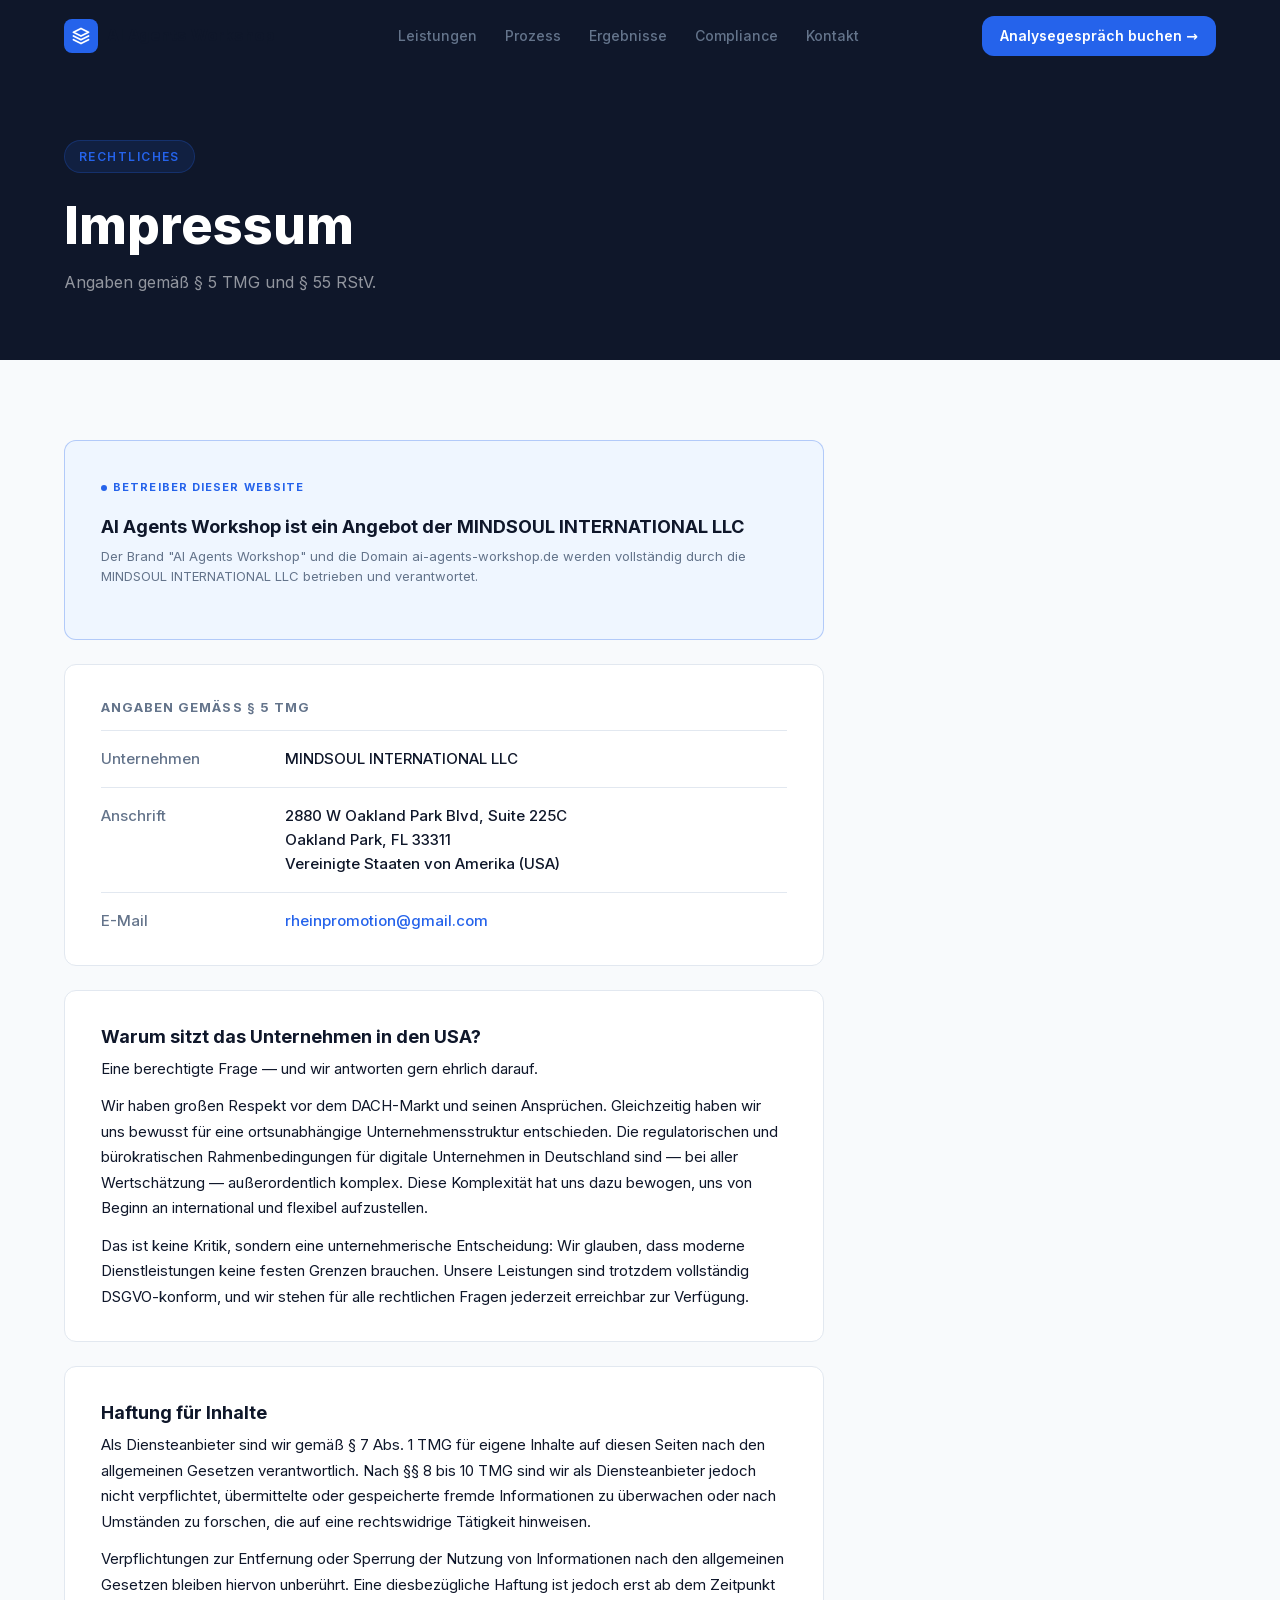
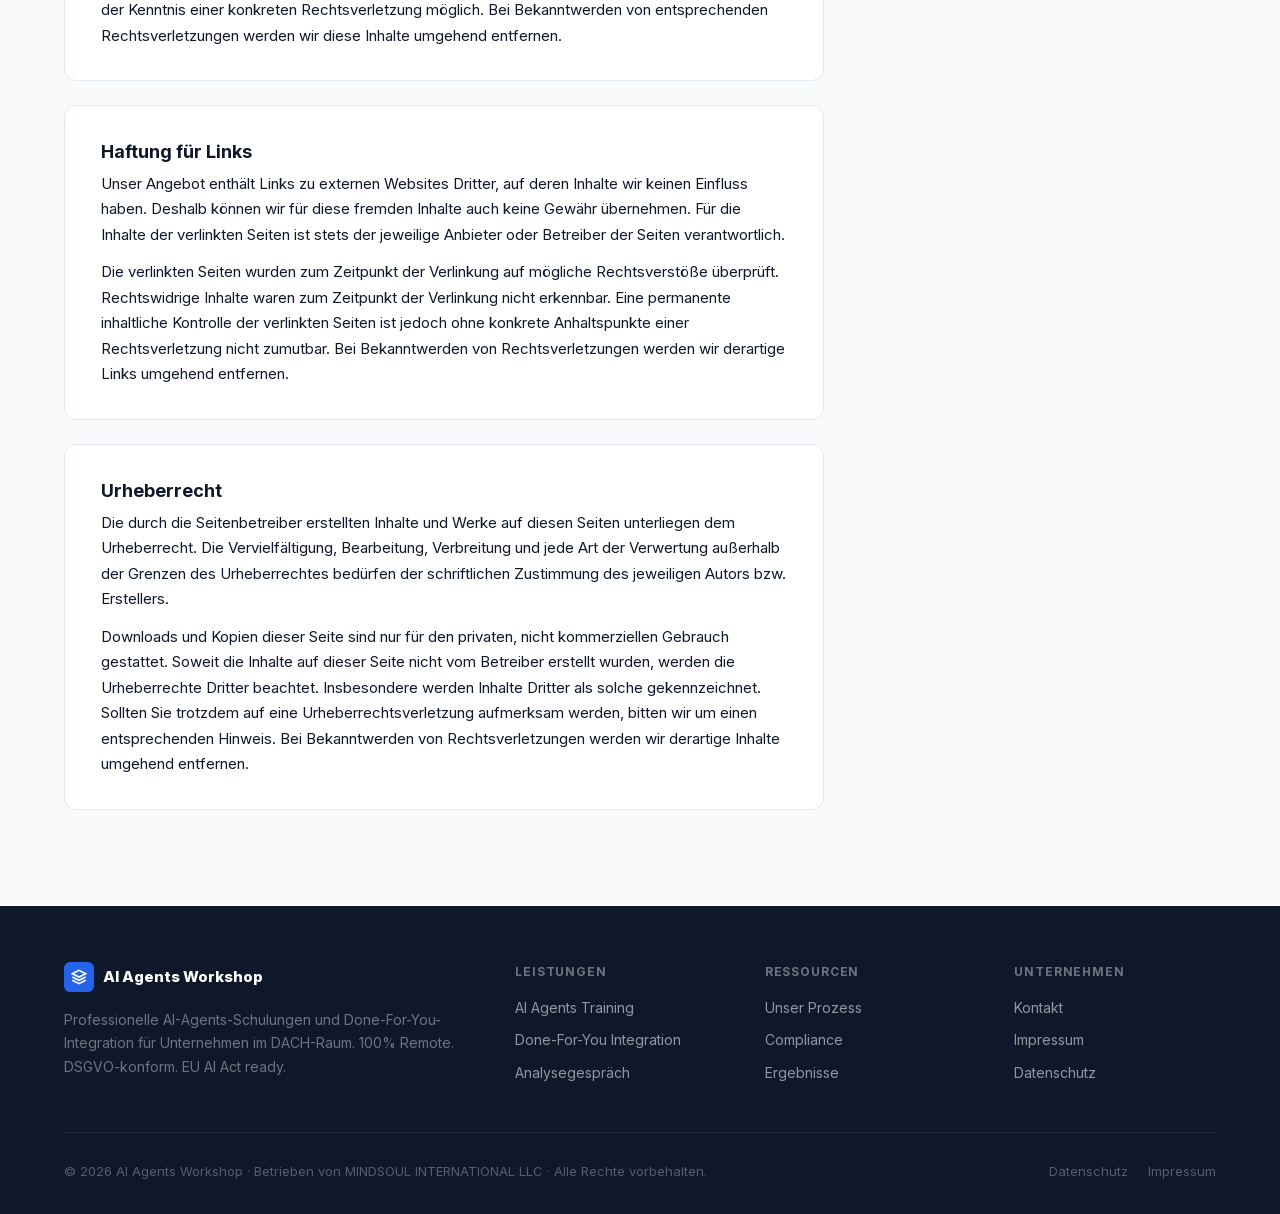
<file: impressum.html>
<!DOCTYPE html>
<html lang="de">
<head>
  <meta charset="UTF-8" />
  <meta name="viewport" content="width=device-width, initial-scale=1.0" />
  <meta name="description" content="Impressum — AI Agents Workshop, betrieben von MINDSOUL INTERNATIONAL LLC" />
  <title>Impressum — AI Agents Workshop</title>
  <link rel="stylesheet" href="style.css" />
  <style>
    .impressum-hero {
      padding: 140px 0 64px;
      background: var(--ink);
    }
    .impressum-hero__kicker {
      display: inline-block;
      font-size: 12px;
      font-weight: 600;
      letter-spacing: .12em;
      text-transform: uppercase;
      color: var(--blue);
      background: rgba(37,99,235,.12);
      border: 1px solid rgba(37,99,235,.25);
      border-radius: 100px;
      padding: 6px 14px;
      margin-bottom: 24px;
    }
    .impressum-hero__title {
      font-size: clamp(32px, 5vw, 52px);
      font-weight: 800;
      color: #fff;
      line-height: 1.1;
      margin-bottom: 16px;
    }
    .impressum-hero__sub {
      font-size: 16px;
      color: rgba(255,255,255,.55);
      max-width: 520px;
    }
    .impressum-body {
      padding: 80px 0 96px;
      background: var(--bg);
    }
    .impressum-grid {
      display: grid;
      gap: 24px;
      max-width: 760px;
    }
    .imp-card {
      background: #fff;
      border: 1px solid var(--border);
      border-radius: var(--r2);
      padding: 32px 36px;
    }
    .imp-card--highlight {
      background: #EFF6FF;
      border-color: rgba(37,99,235,.3);
    }
    .imp-card__badge {
      display: inline-flex;
      align-items: center;
      gap: 6px;
      font-size: 11px;
      font-weight: 700;
      letter-spacing: .1em;
      text-transform: uppercase;
      color: var(--blue);
      margin-bottom: 16px;
    }
    .imp-card__badge-dot {
      width: 6px;
      height: 6px;
      border-radius: 50%;
      background: var(--blue);
    }
    .imp-card__title {
      font-size: 18px;
      font-weight: 700;
      color: var(--ink);
      margin-bottom: 4px;
    }
    .imp-card__sub {
      font-size: 13px;
      color: var(--muted);
      margin-bottom: 20px;
    }
    .imp-card__body {
      font-size: 15px;
      color: var(--ink);
      line-height: 1.7;
    }
    .imp-card__body strong {
      font-weight: 600;
    }
    .imp-card__body a {
      color: var(--blue);
      text-decoration: none;
    }
    .imp-card__body a:hover {
      text-decoration: underline;
    }
    .imp-card__body p + p {
      margin-top: 12px;
    }
    .imp-section-title {
      font-size: 13px;
      font-weight: 700;
      letter-spacing: .08em;
      text-transform: uppercase;
      color: var(--muted);
      margin-bottom: 16px;
      padding-bottom: 12px;
      border-bottom: 1px solid var(--border);
    }
    .imp-row {
      display: grid;
      grid-template-columns: 160px 1fr;
      gap: 8px 24px;
      font-size: 15px;
      line-height: 1.6;
    }
    .imp-row__label {
      color: var(--muted);
      font-weight: 500;
    }
    .imp-row__value {
      color: var(--ink);
      font-weight: 500;
    }
    .imp-row__value a {
      color: var(--blue);
      text-decoration: none;
    }
    .imp-row__value a:hover {
      text-decoration: underline;
    }
    .imp-divider {
      grid-column: 1 / -1;
      border: none;
      border-top: 1px solid var(--border);
      margin: 8px 0;
    }
    @media (max-width: 600px) {
      .imp-card { padding: 24px 20px; }
      .imp-row { grid-template-columns: 1fr; gap: 2px; }
      .imp-row__label { color: var(--muted); font-size: 12px; margin-top: 10px; }
    }
  </style>
</head>
<body>

  <!-- ========== NAVBAR ========== -->
  <nav class="nav" id="nav">
    <div class="container">
      <div class="nav__inner">
        <a href="index.html" class="nav__logo">
          <div class="nav__logo-mark">
            <svg width="18" height="18" viewBox="0 0 24 24" fill="none" stroke="white" stroke-width="2.5" stroke-linecap="round" stroke-linejoin="round">
              <path d="M12 2L2 7l10 5 10-5-10-5z"/><path d="M2 17l10 5 10-5"/><path d="M2 12l10 5 10-5"/>
            </svg>
          </div>
          AI Agents Workshop
        </a>
        <ul class="nav__links">
          <li><a href="index.html#loesungen">Leistungen</a></li>
          <li><a href="index.html#prozess">Prozess</a></li>
          <li><a href="index.html#vertrauen">Ergebnisse</a></li>
          <li><a href="index.html#compliance">Compliance</a></li>
          <li><a href="index.html#kontakt">Kontakt</a></li>
        </ul>
        <a href="index.html#kontakt" class="nav__cta">
          Analysegespräch buchen →
        </a>
        <button class="nav__burger" id="burger" aria-label="Menü" aria-expanded="false">
          <span></span><span></span><span></span>
        </button>
      </div>
    </div>
  </nav>

  <!-- ========== HERO ========== -->
  <section class="impressum-hero">
    <div class="container">
      <div class="impressum-hero__kicker">Rechtliches</div>
      <h1 class="impressum-hero__title">Impressum</h1>
      <p class="impressum-hero__sub">Angaben gemäß § 5 TMG und § 55 RStV.</p>
    </div>
  </section>

  <!-- ========== CONTENT ========== -->
  <section class="impressum-body">
    <div class="container">
      <div class="impressum-grid">

        <!-- Betreiber-Hinweis -->
        <div class="imp-card imp-card--highlight">
          <div class="imp-card__badge">
            <span class="imp-card__badge-dot"></span>
            Betreiber dieser Website
          </div>
          <div class="imp-card__title">AI Agents Workshop ist ein Angebot der MINDSOUL INTERNATIONAL LLC</div>
          <div class="imp-card__sub">Der Brand "AI Agents Workshop" und die Domain ai-agents-workshop.de werden vollständig durch die MINDSOUL INTERNATIONAL LLC betrieben und verantwortet.</div>
        </div>

        <!-- Angaben nach §5 TMG -->
        <div class="imp-card">
          <div class="imp-section-title">Angaben gemäß § 5 TMG</div>
          <div class="imp-row">
            <span class="imp-row__label">Unternehmen</span>
            <span class="imp-row__value">MINDSOUL INTERNATIONAL LLC</span>

            <hr class="imp-divider" />

            <span class="imp-row__label">Anschrift</span>
            <span class="imp-row__value">
              2880 W Oakland Park Blvd, Suite 225C<br/>
              Oakland Park, FL 33311<br/>
              Vereinigte Staaten von Amerika (USA)
            </span>

            <hr class="imp-divider" />

            <span class="imp-row__label">E-Mail</span>
            <span class="imp-row__value">
              <a href="mailto:rheinpromotion@gmail.com">rheinpromotion@gmail.com</a>
            </span>
          </div>
        </div>

        <!-- Standort-Erklärung -->
        <div class="imp-card">
          <div class="imp-card__title">Warum sitzt das Unternehmen in den USA?</div>
          <div class="imp-card__body">
            <p>Eine berechtigte Frage — und wir antworten gern ehrlich darauf.</p>
            <p>Wir haben großen Respekt vor dem DACH-Markt und seinen Ansprüchen. Gleichzeitig haben wir uns bewusst für eine ortsunabhängige Unternehmensstruktur entschieden. Die regulatorischen und bürokratischen Rahmenbedingungen für digitale Unternehmen in Deutschland sind — bei aller Wertschätzung — außerordentlich komplex. Diese Komplexität hat uns dazu bewogen, uns von Beginn an international und flexibel aufzustellen.</p>
            <p>Das ist keine Kritik, sondern eine unternehmerische Entscheidung: Wir glauben, dass moderne Dienstleistungen keine festen Grenzen brauchen. Unsere Leistungen sind trotzdem vollständig DSGVO-konform, und wir stehen für alle rechtlichen Fragen jederzeit erreichbar zur Verfügung.</p>
          </div>
        </div>

        <!-- Haftung für Inhalte -->
        <div class="imp-card">
          <div class="imp-card__title">Haftung für Inhalte</div>
          <div class="imp-card__body">
            <p>Als Diensteanbieter sind wir gemäß § 7 Abs. 1 TMG für eigene Inhalte auf diesen Seiten nach den allgemeinen Gesetzen verantwortlich. Nach §§ 8 bis 10 TMG sind wir als Diensteanbieter jedoch nicht verpflichtet, übermittelte oder gespeicherte fremde Informationen zu überwachen oder nach Umständen zu forschen, die auf eine rechtswidrige Tätigkeit hinweisen.</p>
            <p>Verpflichtungen zur Entfernung oder Sperrung der Nutzung von Informationen nach den allgemeinen Gesetzen bleiben hiervon unberührt. Eine diesbezügliche Haftung ist jedoch erst ab dem Zeitpunkt der Kenntnis einer konkreten Rechtsverletzung möglich. Bei Bekanntwerden von entsprechenden Rechtsverletzungen werden wir diese Inhalte umgehend entfernen.</p>
          </div>
        </div>

        <!-- Haftung für Links -->
        <div class="imp-card">
          <div class="imp-card__title">Haftung für Links</div>
          <div class="imp-card__body">
            <p>Unser Angebot enthält Links zu externen Websites Dritter, auf deren Inhalte wir keinen Einfluss haben. Deshalb können wir für diese fremden Inhalte auch keine Gewähr übernehmen. Für die Inhalte der verlinkten Seiten ist stets der jeweilige Anbieter oder Betreiber der Seiten verantwortlich.</p>
            <p>Die verlinkten Seiten wurden zum Zeitpunkt der Verlinkung auf mögliche Rechtsverstöße überprüft. Rechtswidrige Inhalte waren zum Zeitpunkt der Verlinkung nicht erkennbar. Eine permanente inhaltliche Kontrolle der verlinkten Seiten ist jedoch ohne konkrete Anhaltspunkte einer Rechtsverletzung nicht zumutbar. Bei Bekanntwerden von Rechtsverletzungen werden wir derartige Links umgehend entfernen.</p>
          </div>
        </div>

        <!-- Urheberrecht -->
        <div class="imp-card">
          <div class="imp-card__title">Urheberrecht</div>
          <div class="imp-card__body">
            <p>Die durch die Seitenbetreiber erstellten Inhalte und Werke auf diesen Seiten unterliegen dem Urheberrecht. Die Vervielfältigung, Bearbeitung, Verbreitung und jede Art der Verwertung außerhalb der Grenzen des Urheberrechtes bedürfen der schriftlichen Zustimmung des jeweiligen Autors bzw. Erstellers.</p>
            <p>Downloads und Kopien dieser Seite sind nur für den privaten, nicht kommerziellen Gebrauch gestattet. Soweit die Inhalte auf dieser Seite nicht vom Betreiber erstellt wurden, werden die Urheberrechte Dritter beachtet. Insbesondere werden Inhalte Dritter als solche gekennzeichnet. Sollten Sie trotzdem auf eine Urheberrechtsverletzung aufmerksam werden, bitten wir um einen entsprechenden Hinweis. Bei Bekanntwerden von Rechtsverletzungen werden wir derartige Inhalte umgehend entfernen.</p>
          </div>
        </div>

      </div>
    </div>
  </section>

  <!-- ========== FOOTER ========== -->
  <footer class="footer">
    <div class="container">
      <div class="footer__grid">
        <div class="footer__brand">
          <div class="footer__logo">
            <div class="footer__logo-mark">
              <svg width="16" height="16" viewBox="0 0 24 24" fill="none" stroke="white" stroke-width="2.5"><path d="M12 2L2 7l10 5 10-5-10-5z"/><path d="M2 17l10 5 10-5"/><path d="M2 12l10 5 10-5"/></svg>
            </div>
            AI Agents Workshop
          </div>
          <p class="footer__desc">Professionelle AI-Agents-Schulungen und Done-For-You-Integration für Unternehmen im DACH-Raum. 100% Remote. DSGVO-konform. EU AI Act ready.</p>
        </div>

        <div>
          <div class="footer__col-title">Leistungen</div>
          <div class="footer__links">
            <a href="index.html#loesungen">AI Agents Training</a>
            <a href="index.html#loesungen">Done-For-You Integration</a>
            <a href="index.html#kontakt">Analysegespräch</a>
          </div>
        </div>

        <div>
          <div class="footer__col-title">Ressourcen</div>
          <div class="footer__links">
            <a href="index.html#prozess">Unser Prozess</a>
            <a href="index.html#compliance">Compliance</a>
            <a href="index.html#vertrauen">Ergebnisse</a>
          </div>
        </div>

        <div>
          <div class="footer__col-title">Unternehmen</div>
          <div class="footer__links">
            <a href="mailto:rheinpromotion@gmail.com">Kontakt</a>
            <a href="impressum.html">Impressum</a>
            <a href="datenschutz.html">Datenschutz</a>
          </div>
        </div>
      </div>

      <div class="footer__bottom">
        <p class="footer__copy">© 2026 AI Agents Workshop · Betrieben von MINDSOUL INTERNATIONAL LLC · Alle Rechte vorbehalten.</p>
        <div class="footer__legal">
          <a href="datenschutz.html">Datenschutz</a>
          <a href="impressum.html">Impressum</a>
        </div>
      </div>
    </div>
  </footer>

  <script src="script.js"></script>
</body>
</html>
</file>
<file: style.css>
/* ============================================
   AI Agents Workshop — Kiberatung-Style
   Weiß + Blau + Dunkelgrau, saubere Karten
   Font: Inter
   ============================================ */

/* ── Cookie Banner ── */
.cookie-banner {
  position: fixed;
  bottom: 24px;
  left: 50%;
  transform: translateX(-50%);
  width: calc(100% - 48px);
  max-width: 760px;
  background: #0F172A;
  border: 1px solid rgba(255,255,255,.1);
  border-radius: 16px;
  box-shadow: 0 24px 64px rgba(0,0,0,.4);
  padding: 20px 24px;
  display: flex;
  align-items: center;
  gap: 24px;
  z-index: 9999;
  animation: cookieSlide .4s cubic-bezier(.4,0,.2,1);
}
.cookie-banner--hidden {
  display: none;
}
@keyframes cookieSlide {
  from { opacity: 0; transform: translateX(-50%) translateY(20px); }
  to   { opacity: 1; transform: translateX(-50%) translateY(0); }
}
.cookie-banner__text {
  flex: 1;
  min-width: 0;
}
.cookie-banner__text strong {
  display: block;
  font-size: 14px;
  font-weight: 700;
  color: #fff;
  margin-bottom: 4px;
}
.cookie-banner__text p {
  font-size: 13px;
  color: rgba(255,255,255,.55);
  line-height: 1.5;
}
.cookie-banner__text a {
  color: #60A5FA;
  text-decoration: underline;
}
.cookie-banner__actions {
  display: flex;
  gap: 10px;
  flex-shrink: 0;
}
.cookie-banner__btn {
  font-size: 13px;
  font-weight: 600;
  padding: 10px 18px;
  border-radius: 8px;
  cursor: pointer;
  border: none;
  transition: opacity .15s;
  white-space: nowrap;
}
.cookie-banner__btn:hover { opacity: .85; }
.cookie-banner__btn--reject {
  background: rgba(255,255,255,.08);
  color: rgba(255,255,255,.8);
}
.cookie-banner__btn--accept {
  background: #2563EB;
  color: #fff;
}
@media (max-width: 600px) {
  .cookie-banner {
    flex-direction: column;
    align-items: flex-start;
    bottom: 16px;
    width: calc(100% - 32px);
  }
  .cookie-banner__actions { width: 100%; }
  .cookie-banner__btn { flex: 1; text-align: center; }
}

@font-face {
  font-family: 'Inter';
  font-style: normal;
  font-weight: 100 900;
  font-display: swap;
  src: url('fonts/inter-latin-ext.woff2') format('woff2');
  unicode-range: U+0100-02BA, U+02BD-02C5, U+02C7-02CC, U+02CE-02D7, U+02DD-02FF, U+0304, U+0308, U+0329, U+1D00-1DBF, U+1E00-1E9F, U+1EF2-1EFF, U+2020, U+20A0-20AB, U+20AD-20C0, U+2113, U+2C60-2C7F, U+A720-A7FF;
}
@font-face {
  font-family: 'Inter';
  font-style: normal;
  font-weight: 100 900;
  font-display: swap;
  src: url('fonts/inter-latin.woff2') format('woff2');
  unicode-range: U+0000-00FF, U+0131, U+0152-0153, U+02BB-02BC, U+02C6, U+02DA, U+02DC, U+0304, U+0308, U+0329, U+2000-206F, U+20AC, U+2122, U+2191, U+2193, U+2212, U+2215, U+FEFF, U+FFFD;
}

:root {
  --white:   #FFFFFF;
  --bg:      #F8FAFC;
  --bg2:     #EFF6FF;
  --ink:     #0F172A;
  --ink2:    #1E293B;
  --muted:   #64748B;
  --muted2:  #94A3B8;
  --blue:    #2563EB;
  --blue-d:  #1D4ED8;
  --blue-l:  #EFF6FF;
  --blue-m:  #DBEAFE;
  --border:  #E2E8F0;
  --border2: #CBD5E1;
  --red:     #EF4444;
  --red-l:   #FEF2F2;
  --green:   #16A34A;
  --green-l: #F0FDF4;
  --amber:   #D97706;
  --amber-l: #FFFBEB;

  --font: 'Inter', system-ui, sans-serif;
  --r:    8px;
  --r2:   12px;
  --r3:   16px;
  --r4:   24px;
  --sh1:  0 1px 3px rgba(15,23,42,.06), 0 1px 2px rgba(15,23,42,.04);
  --sh2:  0 4px 16px rgba(15,23,42,.08);
  --sh3:  0 20px 48px rgba(15,23,42,.12);
  --t:    180ms cubic-bezier(.4,0,.2,1);
  --max:  1200px;
}

*,*::before,*::after { box-sizing: border-box; margin: 0; padding: 0; }
html { scroll-behavior: smooth; }
body { font-family: var(--font); background: var(--white); color: var(--ink); line-height: 1.6; -webkit-font-smoothing: antialiased; }
img,svg { display: block; max-width: 100%; }
a { text-decoration: none; color: inherit; }
ul { list-style: none; }
button { font-family: var(--font); cursor: pointer; border: none; background: none; }

.container { max-width: var(--max); margin: 0 auto; padding: 0 24px; }
.section { padding: 96px 0; }
.section--gray { background: var(--bg); }
.section--dark { background: var(--ink); }
.section--blue { background: var(--blue); }

/* Reveal */
.reveal { opacity: 0; transform: translateY(24px); transition: opacity .55s ease, transform .55s ease; }
.reveal.in { opacity: 1; transform: none; }
.d1{transition-delay:.08s}.d2{transition-delay:.16s}.d3{transition-delay:.24s}.d4{transition-delay:.32s}.d5{transition-delay:.40s}
@media(prefers-reduced-motion:reduce){.reveal{opacity:1;transform:none;transition:none}}

/* ---- Shared ---- */
.section-kicker {
  display: inline-flex; align-items: center; gap: 7px;
  font-size: 12px; font-weight: 600; letter-spacing: .07em; text-transform: uppercase;
  color: var(--blue); background: var(--blue-l); border: 1px solid var(--blue-m);
  padding: 5px 12px; border-radius: 999px; margin-bottom: 16px;
}
.section-title {
  font-size: clamp(28px,4vw,44px); font-weight: 800; letter-spacing: -.025em;
  line-height: 1.15; color: var(--ink); margin-bottom: 16px;
}
.section-title em { font-style: normal; color: var(--blue); }
.section-sub {
  font-size: 17px; color: var(--muted); line-height: 1.75; max-width: 620px;
}
.section-sub--center { margin: 0 auto; text-align: center; }

.badge {
  display: inline-flex; align-items: center; gap: 6px;
  font-size: 12px; font-weight: 600; padding: 4px 10px; border-radius: 999px;
}
.badge--red   { background: var(--red-l);   color: var(--red);   }
.badge--amber { background: var(--amber-l); color: var(--amber); }
.badge--green { background: var(--green-l); color: var(--green); }
.badge--blue  { background: var(--blue-l);  color: var(--blue);  }

/* Buttons */
.btn {
  display: inline-flex; align-items: center; gap: 8px; cursor: pointer;
  font-size: 15px; font-weight: 600; padding: 13px 26px; border-radius: var(--r2);
  transition: transform var(--t), box-shadow var(--t), background var(--t);
}
.btn svg { flex-shrink: 0; transition: transform var(--t); }
.btn:hover svg { transform: translateX(3px); }
.btn--blue  { background: var(--blue); color: #fff; }
.btn--blue:hover  { background: var(--blue-d); transform: translateY(-1px); box-shadow: 0 8px 24px rgba(37,99,235,.35); }
.btn--white { background: #fff; color: var(--ink); }
.btn--white:hover { transform: translateY(-1px); box-shadow: var(--sh3); }
.btn--ghost { background: transparent; color: var(--blue); border: 1.5px solid var(--blue-m); }
.btn--ghost:hover { background: var(--blue-l); }
.btn--lg { font-size: 16px; padding: 15px 32px; }

/* ============================================
   NAVBAR
   ============================================ */
.nav {
  position: fixed; top: 0; left: 0; right: 0; z-index: 100;
  padding: 16px 0;
  transition: background var(--t), box-shadow var(--t), padding var(--t);
}
.nav.scrolled {
  background: rgba(255,255,255,.97); backdrop-filter: blur(12px);
  box-shadow: 0 1px 0 var(--border), var(--sh1); padding: 10px 0;
}
.nav__inner { display: flex; align-items: center; justify-content: space-between; gap: 20px; }
.nav__logo {
  display: flex; align-items: center; gap: 9px;
  font-size: 16px; font-weight: 800; color: var(--ink); flex-shrink: 0;
}
.nav__logo-mark {
  width: 34px; height: 34px; background: var(--blue); border-radius: var(--r);
  display: grid; place-items: center; flex-shrink: 0;
}
.nav__links { display: flex; align-items: center; gap: 2px; }
.nav__links a {
  font-size: 14px; font-weight: 500; color: var(--muted);
  padding: 7px 13px; border-radius: var(--r); transition: color var(--t), background var(--t);
}
.nav__links a:hover { color: var(--ink); background: var(--bg); }
.nav__cta {
  display: inline-flex; align-items: center; gap: 6px;
  font-size: 14px; font-weight: 600; color: #fff; background: var(--blue);
  padding: 9px 18px; border-radius: var(--r2); flex-shrink: 0;
  transition: background var(--t), transform var(--t);
}
.nav__cta:hover { background: var(--blue-d); transform: translateY(-1px); }
.nav__burger { display: none; flex-direction: column; gap: 5px; padding: 8px; cursor: pointer; }
.nav__burger span { display: block; width: 20px; height: 2px; background: var(--ink); border-radius: 2px; }

/* ============================================
   HERO
   ============================================ */
.hero {
  padding: 140px 0 80px; background: var(--white);
  border-bottom: 1px solid var(--border);
}
.hero__kicker-row { display: flex; align-items: center; gap: 8px; margin-bottom: 28px; flex-wrap: wrap; }
.hero__kicker-row .section-kicker { margin-bottom: 0; }
.hero__nr1 {
  font-size: 12px; font-weight: 700; letter-spacing: .07em; text-transform: uppercase;
  color: #fff; background: var(--blue); padding: 5px 12px; border-radius: 999px;
}
.hero__title {
  font-size: clamp(40px, 6.5vw, 76px); font-weight: 900; letter-spacing: -.035em;
  line-height: 1.05; color: var(--ink); margin-bottom: 24px;
}
.hero__title em { font-style: italic; color: var(--blue); }
.hero__sub {
  font-size: 18px; color: var(--muted); line-height: 1.75;
  max-width: 640px; margin-bottom: 40px;
}
.hero__actions { display: flex; align-items: center; gap: 12px; flex-wrap: wrap; margin-bottom: 56px; }
.hero__hint { font-size: 13px; color: var(--muted2); display: flex; align-items: center; gap: 6px; }
.hero__hint svg { color: var(--green); }

/* Stats row */
.hero__stats {
  display: flex; align-items: stretch; gap: 0;
  border: 1px solid var(--border); border-radius: var(--r3);
  background: var(--bg); overflow: hidden;
}
.hero__stat {
  flex: 1; padding: 24px 28px; border-right: 1px solid var(--border);
}
.hero__stat:last-child { border-right: none; }
.hero__stat-num {
  font-size: 30px; font-weight: 800; letter-spacing: -.02em;
  color: var(--ink); line-height: 1; margin-bottom: 4px;
}
.hero__stat-num span { color: var(--blue); }
.hero__stat-label { font-size: 13px; color: var(--muted); font-weight: 500; }

/* ============================================
   MARKET STATS
   ============================================ */
.section-market { padding: 96px 0; background: var(--ink); }
.market__header { text-align: center; margin-bottom: 56px; }
.market__header .section-kicker { color: #93C5FD; background: rgba(147,197,253,.1); border-color: rgba(147,197,253,.2); }
.market__header .section-title { color: #fff; }
.market__header .section-sub { color: rgba(255,255,255,.55); margin: 0 auto; }
.market__grid {
  display: grid; grid-template-columns: repeat(3, 1fr); gap: 16px; margin-bottom: 48px;
}
.market__card {
  background: rgba(255,255,255,.05); border: 1px solid rgba(255,255,255,.1);
  border-radius: var(--r3); padding: 32px 28px; text-align: center;
  transition: background var(--t);
}
.market__card:hover { background: rgba(255,255,255,.08); }
.market__card-num {
  font-size: 52px; font-weight: 900; letter-spacing: -.03em;
  color: #fff; line-height: 1; margin-bottom: 8px;
}
.market__card-num span { color: #93C5FD; }
.market__card-label { font-size: 14px; color: rgba(255,255,255,.65); line-height: 1.5; }
.market__card-source { font-size: 11px; color: rgba(255,255,255,.3); margin-top: 8px; }
.market__cta-text {
  text-align: center; font-size: 18px; color: rgba(255,255,255,.7);
  max-width: 600px; margin: 0 auto;
}
.market__cta-text strong { color: #fff; }

/* ============================================
   PROBLEME
   ============================================ */
.problems__intro { margin-bottom: 52px; }
.problems__stats {
  display: flex; gap: 32px; flex-wrap: wrap; margin: 28px 0 48px;
}
.problems__stat {
  display: flex; align-items: flex-start; gap: 12px;
}
.problems__stat-bar {
  width: 3px; background: var(--red); border-radius: 2px; flex-shrink: 0; align-self: stretch; min-height: 40px;
}
.problems__stat-num { font-size: 22px; font-weight: 800; color: var(--ink); line-height: 1; }
.problems__stat-text { font-size: 13px; color: var(--muted); line-height: 1.5; margin-top: 2px; }
.problems__stat-source { font-size: 11px; color: var(--muted2); }

.problems__grid { display: grid; grid-template-columns: repeat(3, 1fr); gap: 16px; }
.prob-card {
  background: var(--white); border: 1.5px solid var(--border); border-radius: var(--r3);
  padding: 28px; transition: border-color var(--t), box-shadow var(--t);
}
.prob-card:hover { border-color: var(--border2); box-shadow: var(--sh2); }
.prob-card__head { display: flex; align-items: flex-start; justify-content: space-between; margin-bottom: 14px; }
.prob-card__num { font-size: 11px; font-weight: 700; color: var(--muted2); letter-spacing: .05em; text-transform: uppercase; }
.prob-card__title { font-size: 16px; font-weight: 700; color: var(--ink); margin-bottom: 8px; }
.prob-card__desc { font-size: 14px; color: var(--muted); line-height: 1.6; margin-bottom: 14px; }
.prob-card__tags { display: flex; flex-wrap: wrap; gap: 6px; }
.prob-tag { font-size: 11px; font-weight: 600; color: var(--muted); background: var(--bg); border: 1px solid var(--border); padding: 3px 8px; border-radius: 999px; }

/* ============================================
   LÖSUNGEN
   ============================================ */
.solutions__grid { display: grid; grid-template-columns: repeat(2, 1fr); gap: 20px; margin-top: 52px; }
.sol-card {
  background: var(--white); border: 1.5px solid var(--border); border-radius: var(--r4);
  padding: 40px 36px; transition: border-color var(--t), box-shadow var(--t), transform var(--t);
}
.sol-card:hover { border-color: var(--blue); box-shadow: var(--sh3); transform: translateY(-3px); }
.sol-card--featured { background: var(--ink); border-color: var(--ink); }
.sol-card--featured:hover { border-color: var(--blue); box-shadow: 0 20px 48px rgba(37,99,235,.2); }
.sol-card__icon {
  width: 48px; height: 48px; border-radius: var(--r2); display: grid; place-items: center;
  background: var(--blue-l); color: var(--blue); margin-bottom: 20px;
}
.sol-card--featured .sol-card__icon { background: rgba(37,99,235,.2); color: #93C5FD; }
.sol-card__tag { font-size: 11px; font-weight: 700; text-transform: uppercase; letter-spacing: .07em; color: var(--blue); margin-bottom: 10px; }
.sol-card--featured .sol-card__tag { color: #93C5FD; }
.sol-card__title { font-size: 24px; font-weight: 800; letter-spacing: -.02em; color: var(--ink); margin-bottom: 12px; }
.sol-card--featured .sol-card__title { color: #fff; }
.sol-card__desc { font-size: 15px; color: var(--muted); line-height: 1.75; margin-bottom: 28px; }
.sol-card--featured .sol-card__desc { color: rgba(255,255,255,.6); }
.sol-card__list { display: flex; flex-direction: column; gap: 9px; margin-bottom: 32px; }
.sol-card__list li { display: flex; align-items: center; gap: 9px; font-size: 14px; font-weight: 500; color: var(--ink); }
.sol-card--featured .sol-card__list li { color: rgba(255,255,255,.8); }
.sol-card__list li::before {
  content: ''; width: 18px; height: 18px; background: var(--blue-l); border-radius: 50%; flex-shrink: 0;
  background-image: url("data:image/svg+xml,%3Csvg xmlns='http://www.w3.org/2000/svg' viewBox='0 0 24 24' fill='none' stroke='%232563EB' stroke-width='3' stroke-linecap='round' stroke-linejoin='round'%3E%3Cpolyline points='20 6 9 17 4 12'/%3E%3C/svg%3E");
  background-size: 10px; background-position: center; background-repeat: no-repeat;
}
.sol-card--featured .sol-card__list li::before {
  background-color: rgba(37,99,235,.2);
  background-image: url("data:image/svg+xml,%3Csvg xmlns='http://www.w3.org/2000/svg' viewBox='0 0 24 24' fill='none' stroke='%2393C5FD' stroke-width='3' stroke-linecap='round' stroke-linejoin='round'%3E%3Cpolyline points='20 6 9 17 4 12'/%3E%3C/svg%3E");
}
.sol-card__cta {
  display: inline-flex; align-items: center; gap: 7px;
  font-size: 14px; font-weight: 600; color: var(--blue);
  transition: gap var(--t); cursor: pointer;
}
.sol-card--featured .sol-card__cta { color: #93C5FD; }
.sol-card__cta:hover { gap: 12px; }

/* ============================================
   TRUST / METRIKEN
   ============================================ */
.trust__grid { display: grid; grid-template-columns: repeat(3, 1fr); gap: 20px; margin-top: 52px; }
.trust-card {
  background: var(--white); border: 1.5px solid var(--border); border-radius: var(--r4);
  padding: 36px 32px; text-align: center;
  transition: border-color var(--t), box-shadow var(--t), transform var(--t);
}
.trust-card:hover { border-color: var(--blue); box-shadow: var(--sh2); transform: translateY(-3px); }
.trust-card__icon {
  width: 52px; height: 52px; background: var(--blue-l); border-radius: var(--r2);
  display: grid; place-items: center; color: var(--blue); margin: 0 auto 20px;
}
.trust-card__num {
  font-size: 48px; font-weight: 900; letter-spacing: -.03em; color: var(--ink);
  line-height: 1; margin-bottom: 6px;
}
.trust-card__num span { color: var(--blue); }
.trust-card__label { font-size: 15px; font-weight: 600; color: var(--ink); margin-bottom: 6px; }
.trust-card__sub { font-size: 13px; color: var(--muted); line-height: 1.5; }

/* Zertifizierungen */
.certs { display: flex; gap: 12px; flex-wrap: wrap; margin-top: 40px; justify-content: center; }
.cert-badge {
  display: flex; align-items: center; gap: 9px;
  background: var(--white); border: 1px solid var(--border); border-radius: var(--r2);
  padding: 10px 18px; font-size: 13px; font-weight: 600; color: var(--ink);
}
.cert-badge svg { color: var(--blue); }

/* ============================================
   TESTIMONIALS
   ============================================ */
.testi__grid { display: grid; grid-template-columns: repeat(3, 1fr); gap: 16px; margin-top: 52px; }
.testi-card {
  background: var(--white); border: 1.5px solid var(--border); border-radius: var(--r3);
  padding: 28px; transition: border-color var(--t), box-shadow var(--t);
}
.testi-card:hover { border-color: var(--blue); box-shadow: var(--sh2); }
.testi-card__metric {
  font-size: 24px; font-weight: 800; letter-spacing: -.02em; color: var(--blue);
  margin-bottom: 4px;
}
.testi-card__sub-metric { font-size: 13px; color: var(--muted); margin-bottom: 16px; }
.testi-card__quote { font-size: 14px; color: var(--ink2); line-height: 1.65; margin-bottom: 20px; font-style: italic; }
.testi-card__author { display: flex; align-items: center; gap: 10px; }
.testi-card__avatar {
  width: 38px; height: 38px; border-radius: 50%; background: var(--ink); flex-shrink: 0;
  display: grid; place-items: center; font-size: 14px; font-weight: 700; color: #fff;
}
.testi-card__name { font-size: 13px; font-weight: 700; color: var(--ink); }
.testi-card__role { font-size: 12px; color: var(--muted); }
.testi__dots { display: none; }
@media (max-width: 767px) {
  .testi__carousel { overflow: hidden; }
  .testi__grid {
    display: flex; flex-wrap: nowrap; gap: 12px; margin-top: 36px;
    transition: transform 0.5s cubic-bezier(0.25,0.46,0.45,0.94);
  }
  .testi-card { flex: 0 0 85%; min-width: 0; }
  .testi__dots {
    display: flex; justify-content: center; gap: 6px; margin-top: 20px;
  }
  .testi__dot {
    width: 6px; height: 6px; border-radius: 50%;
    background: var(--border); transition: background .3s, width .3s, border-radius .3s;
    cursor: pointer;
  }
  .testi__dot--active { background: var(--blue); width: 18px; border-radius: 3px; }
}

/* ============================================
   PROZESS
   ============================================ */
.prozess__meta {
  display: flex; gap: 24px; flex-wrap: wrap; margin: 24px 0 52px;
}
.prozess__meta-item {
  display: flex; align-items: center; gap: 7px;
  font-size: 13px; font-weight: 600; color: var(--muted);
}
.prozess__meta-item svg { color: var(--blue); }

.prozess__steps { display: flex; flex-direction: column; }
.prozess__step {
  display: grid; grid-template-columns: 88px 1fr;
  border-bottom: 1px solid var(--border); background: var(--white);
  transition: background var(--t);
}
.prozess__step:first-child { border-radius: var(--r3) var(--r3) 0 0; border: 1.5px solid var(--border); border-bottom: none; }
.prozess__step:last-child { border-radius: 0 0 var(--r3) var(--r3); border: 1.5px solid var(--border); border-top: none; }
.prozess__step:not(:first-child):not(:last-child) { border-left: 1.5px solid var(--border); border-right: 1.5px solid var(--border); }
.prozess__step:hover { background: var(--bg); }

.prozess__num {
  display: flex; align-items: center; justify-content: center;
  border-right: 1px solid var(--border); padding: 28px 20px;
}
.prozess__num-inner {
  font-size: 13px; font-weight: 800; color: var(--muted2);
  letter-spacing: .05em; text-transform: uppercase;
}
.prozess__step:hover .prozess__num-inner { color: var(--blue); }

.prozess__content {
  display: flex; align-items: center; justify-content: space-between;
  gap: 24px; padding: 28px 36px;
}
.prozess__info { flex: 1; }
.prozess__step-title { font-size: 17px; font-weight: 700; color: var(--ink); margin-bottom: 5px; }
.prozess__step-desc { font-size: 14px; color: var(--muted); line-height: 1.6; }
.prozess__step-pills { display: flex; gap: 6px; flex-wrap: wrap; margin-top: 10px; }
.prozess__pill { font-size: 11px; font-weight: 600; color: var(--muted); background: var(--bg); border: 1px solid var(--border); padding: 3px 9px; border-radius: 999px; }
.prozess__duration {
  font-size: 12px; font-weight: 700; color: var(--blue);
  background: var(--blue-l); border: 1px solid var(--blue-m);
  padding: 5px 13px; border-radius: 999px; white-space: nowrap; flex-shrink: 0;
}

/* ============================================
   COMPLIANCE
   ============================================ */
.compliance__grid { display: grid; grid-template-columns: repeat(3, 1fr); gap: 20px; margin-top: 52px; }
.comp-card {
  background: var(--white); border: 1.5px solid var(--border); border-radius: var(--r3);
  padding: 36px 32px; transition: border-color var(--t), box-shadow var(--t);
}
.comp-card:hover { border-color: var(--blue); box-shadow: var(--sh2); }
.comp-card__icon {
  width: 48px; height: 48px; background: var(--blue-l); border-radius: var(--r2);
  display: grid; place-items: center; color: var(--blue); margin-bottom: 20px;
}
.comp-card__label { font-size: 11px; font-weight: 700; text-transform: uppercase; letter-spacing: .07em; color: var(--blue); margin-bottom: 10px; }
.comp-card__title { font-size: 20px; font-weight: 700; color: var(--ink); margin-bottom: 10px; }
.comp-card__desc { font-size: 14px; color: var(--muted); line-height: 1.7; }

/* ============================================
   VERGLEICH
   ============================================ */
.vs__grid { display: grid; grid-template-columns: 1fr 1fr; gap: 20px; margin-top: 52px; }
.vs-col { border-radius: var(--r3); overflow: hidden; border: 1.5px solid var(--border); }
.vs-col--good { border-color: var(--blue); }
.vs-col__head { padding: 20px 28px; font-size: 14px; font-weight: 700; display: flex; align-items: center; gap: 8px; }
.vs-col--bad  .vs-col__head { background: var(--bg); color: var(--muted); }
.vs-col--good .vs-col__head { background: var(--blue); color: #fff; }
.vs-row {
  display: flex; align-items: flex-start; gap: 12px; padding: 16px 28px;
  border-top: 1px solid var(--border); font-size: 14px;
}
.vs-col--bad  .vs-row { color: var(--muted); }
.vs-col--good .vs-row { color: var(--ink); font-weight: 500; }
.vs-row-icon { flex-shrink: 0; margin-top: 2px; }
.vs-col--bad  .vs-row-icon { color: var(--red);   }
.vs-col--good .vs-row-icon { color: var(--green); }

/* ============================================
   INTEGRATIONEN
   ============================================ */
.integrations__logos {
  display: flex; flex-wrap: wrap; gap: 10px; margin-top: 40px;
}
.int-logo {
  display: flex; align-items: center; gap: 8px;
  background: var(--white); border: 1px solid var(--border); border-radius: var(--r2);
  padding: 10px 16px; font-size: 13px; font-weight: 600; color: var(--ink2);
  transition: border-color var(--t), box-shadow var(--t);
}
.int-logo:hover { border-color: var(--border2); box-shadow: var(--sh1); }
.int-logo svg { color: var(--blue); flex-shrink: 0; }

/* ============================================
   CTA
   ============================================ */
.section-cta {
  padding: 120px 0; background: var(--blue);
  text-align: center; position: relative; overflow: hidden;
}
.section-cta::before {
  content: ''; position: absolute; top: -100px; left: 50%; transform: translateX(-50%);
  width: 600px; height: 600px;
  background: radial-gradient(circle, rgba(255,255,255,.12) 0%, transparent 70%);
  pointer-events: none;
}
.cta__kicker { font-size: 12px; font-weight: 700; letter-spacing: .08em; text-transform: uppercase; color: rgba(255,255,255,.65); margin-bottom: 20px; }
.cta__title { font-size: clamp(36px,5.5vw,64px); font-weight: 900; letter-spacing: -.03em; line-height: 1.08; color: #fff; margin-bottom: 20px; }
.cta__sub { font-size: 18px; color: rgba(255,255,255,.7); max-width: 520px; margin: 0 auto 44px; line-height: 1.7; }
.cta__actions { display: flex; align-items: center; justify-content: center; gap: 14px; flex-wrap: wrap; margin-bottom: 24px; }
.cta__hints { display: flex; align-items: center; justify-content: center; gap: 20px; flex-wrap: wrap; }
.cta__hint-item { font-size: 13px; color: rgba(255,255,255,.6); display: flex; align-items: center; gap: 6px; }
.cta__hint-item svg { color: rgba(255,255,255,.5); }

/* ============================================
   FOOTER
   ============================================ */
.footer { background: var(--ink); padding: 56px 0 32px; }
.footer__grid { display: grid; grid-template-columns: 2fr 1fr 1fr 1fr; gap: 48px; margin-bottom: 48px; }
.footer__brand { }
.footer__logo { display: flex; align-items: center; gap: 9px; font-size: 15px; font-weight: 800; color: #fff; margin-bottom: 16px; }
.footer__logo-mark { width: 30px; height: 30px; background: var(--blue); border-radius: 6px; display: grid; place-items: center; }
.footer__desc { font-size: 14px; color: rgba(255,255,255,.4); line-height: 1.7; }
.footer__col-title { font-size: 12px; font-weight: 700; text-transform: uppercase; letter-spacing: .07em; color: rgba(255,255,255,.4); margin-bottom: 16px; }
.footer__links { display: flex; flex-direction: column; gap: 10px; }
.footer__links a { font-size: 14px; color: rgba(255,255,255,.55); transition: color var(--t); }
.footer__links a:hover { color: rgba(255,255,255,.9); }
.footer__bottom { display: flex; align-items: center; justify-content: space-between; gap: 16px; flex-wrap: wrap; padding-top: 28px; border-top: 1px solid rgba(255,255,255,.08); }
.footer__copy { font-size: 13px; color: rgba(255,255,255,.3); }
.footer__legal { display: flex; gap: 20px; }
.footer__legal a { font-size: 13px; color: rgba(255,255,255,.3); transition: color var(--t); }
.footer__legal a:hover { color: rgba(255,255,255,.7); }

/* Trust card title (replaces count-up num) */
.trust-card__tag {
  font-size: 11px; font-weight: 700; text-transform: uppercase; letter-spacing: .07em;
  color: var(--blue); margin-bottom: 10px;
}
.trust-card__title {
  font-size: 22px; font-weight: 800; letter-spacing: -.02em; line-height: 1.2;
  color: var(--ink); margin-bottom: 12px;
}

/* Hero stat text variant */
.hero__stat-num--text {
  font-size: 22px; letter-spacing: -.01em;
}

/* ============================================
   PILOT-PROGRAMM
   ============================================ */
.section-pilot {
  padding: 96px 0; background: var(--ink);
}
.pilot__wrap {
  display: grid; grid-template-columns: 1fr 1fr; gap: 64px; align-items: center;
}
.pilot__eyebrow {
  display: inline-flex; align-items: center;
  font-size: 11px; font-weight: 700; letter-spacing: .07em; text-transform: uppercase;
  color: #93C5FD; background: rgba(147,197,253,.1); border: 1px solid rgba(147,197,253,.2);
  padding: 5px 12px; border-radius: 999px; margin-bottom: 20px;
}
.pilot__title {
  font-size: clamp(28px,4vw,44px); font-weight: 900; letter-spacing: -.03em;
  line-height: 1.1; color: #fff; margin-bottom: 20px;
}
.pilot__sub {
  font-size: 16px; color: rgba(255,255,255,.6); line-height: 1.75; margin-bottom: 36px;
}
.pilot__note {
  font-size: 12px; color: rgba(255,255,255,.35); margin-top: 14px;
}
.pilot__right {
  display: flex; flex-direction: column; gap: 0;
  background: rgba(255,255,255,.04); border: 1px solid rgba(255,255,255,.1);
  border-radius: var(--r4); overflow: hidden;
}
.pilot__feature {
  display: flex; align-items: flex-start; gap: 14px;
  padding: 20px 28px; border-bottom: 1px solid rgba(255,255,255,.07);
}
.pilot__feature:last-child { border-bottom: none; }
.pilot__feature-icon {
  width: 30px; height: 30px; flex-shrink: 0;
  background: rgba(37,99,235,.3); border-radius: 50%;
  display: grid; place-items: center; color: #93C5FD; margin-top: 1px;
}
.pilot__feature-title {
  font-size: 14px; font-weight: 700; color: #fff; margin-bottom: 2px;
}
.pilot__feature-desc {
  font-size: 13px; color: rgba(255,255,255,.45); line-height: 1.5;
}

/* ============================================
   GRÜNDER
   ============================================ */
.founder__wrap {
  display: grid; grid-template-columns: 320px 1fr; gap: 80px; align-items: start;
}
.founder__avatar-col { display: flex; flex-direction: column; align-items: flex-start; gap: 24px; }
.founder__avatar-circle {
  width: 140px; height: 140px; border-radius: 50%;
  background: linear-gradient(135deg, var(--blue) 0%, #1e3a8a 100%);
  display: grid; place-items: center;
  font-size: 40px; font-weight: 800; color: #fff; letter-spacing: -.02em;
  box-shadow: 0 16px 48px rgba(37,99,235,.25);
}
.founder__cred-list { display: flex; flex-direction: column; gap: 10px; }
.founder__cred {
  display: flex; align-items: center; gap: 8px;
  font-size: 13px; font-weight: 500; color: var(--muted);
}
.founder__cred svg { color: var(--blue); flex-shrink: 0; }
.founder__text {
  font-size: 16px; color: var(--muted); line-height: 1.8; margin-bottom: 16px;
}
.founder__content .btn { margin-top: 8px; }

/* ============================================
   RESPONSIVE
   ============================================ */
@media(max-width:1024px) {
  .footer__grid { grid-template-columns: 1fr 1fr; gap: 32px; }
  .market__grid { grid-template-columns: repeat(2, 1fr); }
}
@media(max-width:768px) {
  .nav__links,.nav__cta { display: none; }
  .nav__burger { display: flex; }
  .hero { padding: 110px 0 60px; }
  .hero__stats { flex-direction: column; border: none; background: none; gap: 0; }
  .hero__stat { border: 1px solid var(--border); border-radius: var(--r2); margin-bottom: 8px; border-right: 1px solid var(--border); background: var(--bg); }
  .problems__grid { grid-template-columns: 1fr; }
  .solutions__grid { grid-template-columns: 1fr; }
  .trust__grid { grid-template-columns: 1fr; }
  .compliance__grid { grid-template-columns: 1fr; }
  .pilot__wrap { grid-template-columns: 1fr; gap: 40px; }
  .founder__wrap { grid-template-columns: 1fr; gap: 40px; }
  .vs__grid { grid-template-columns: 1fr; }
  .market__grid { grid-template-columns: 1fr; }
  .footer__grid { grid-template-columns: 1fr; gap: 24px; }
  .footer__bottom { flex-direction: column; text-align: center; }
  .prozess__step { grid-template-columns: 60px 1fr; }
  .prozess__content { flex-direction: column; align-items: flex-start; gap: 10px; padding: 20px 20px; }
}
@media(max-width:480px) {
  .hero__actions { flex-direction: column; }
  .btn { width: 100%; justify-content: center; }
  .cta__actions { flex-direction: column; }
}
</file>
